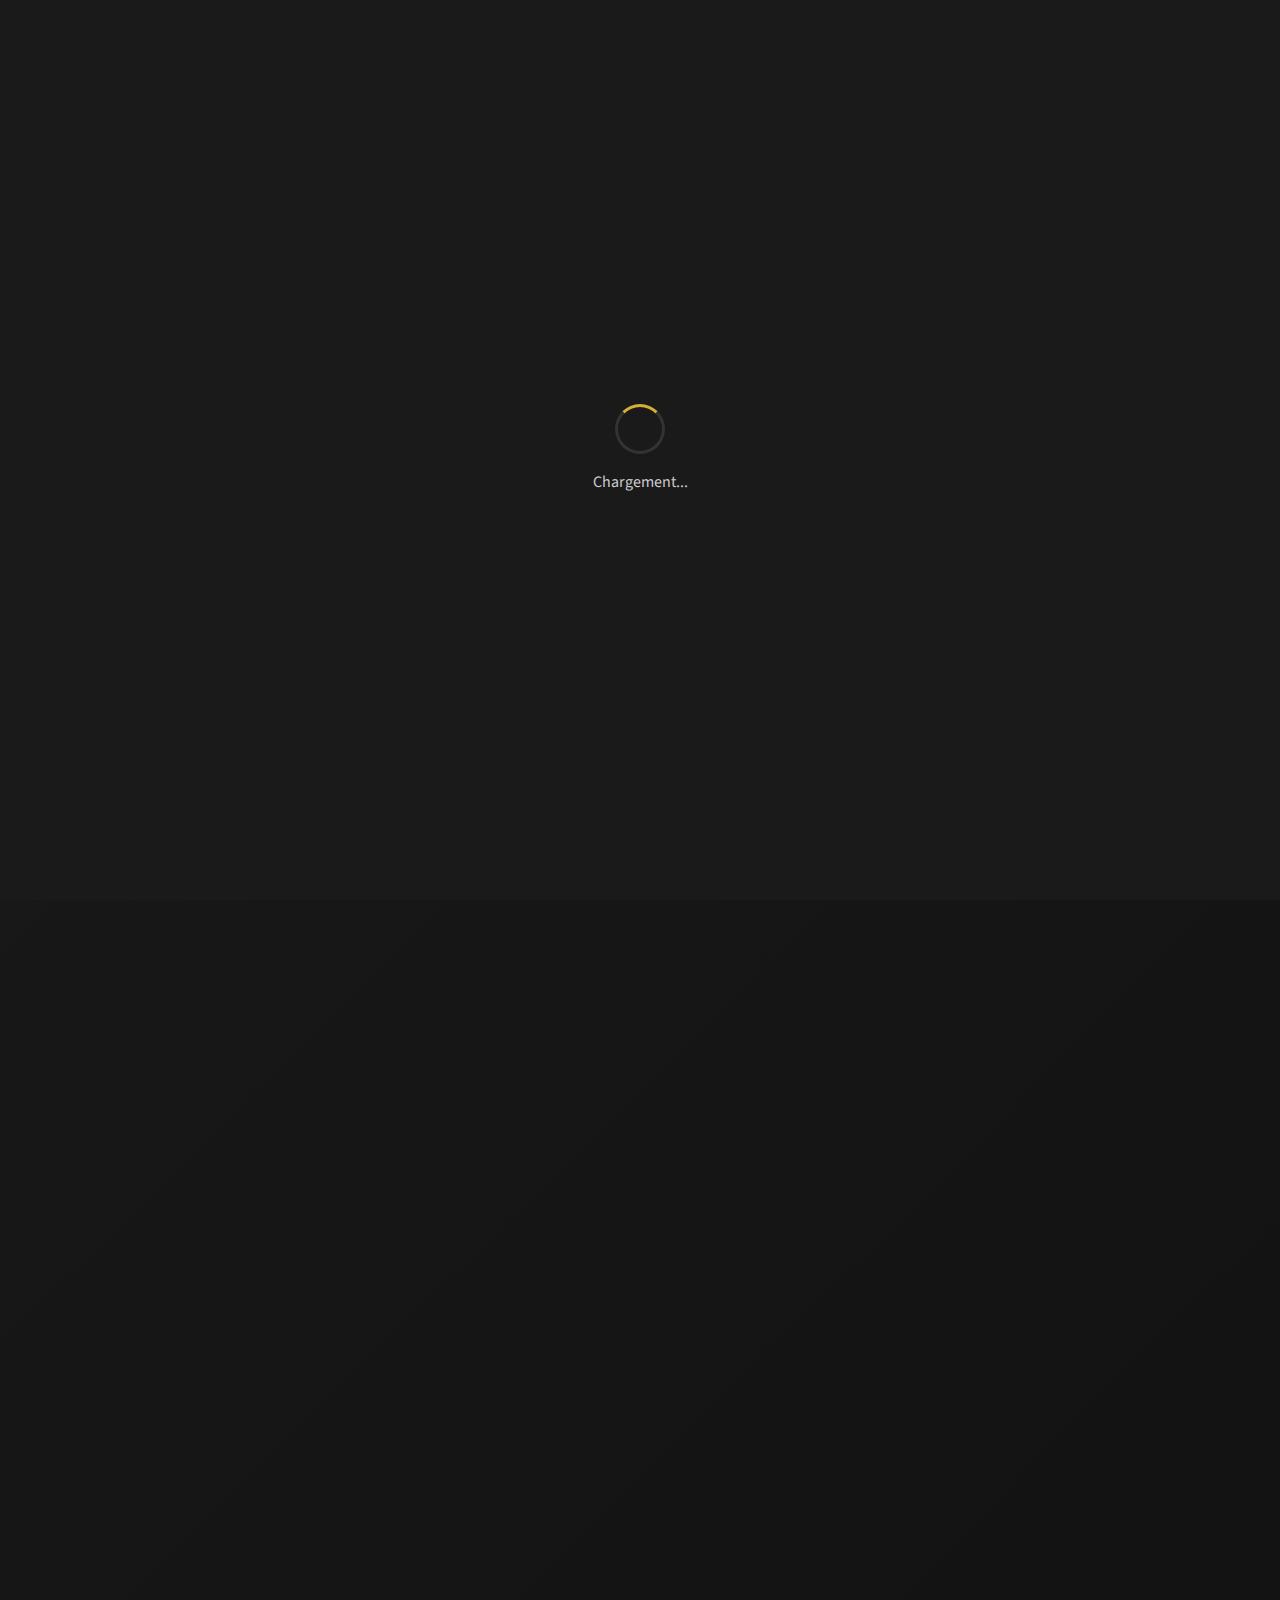
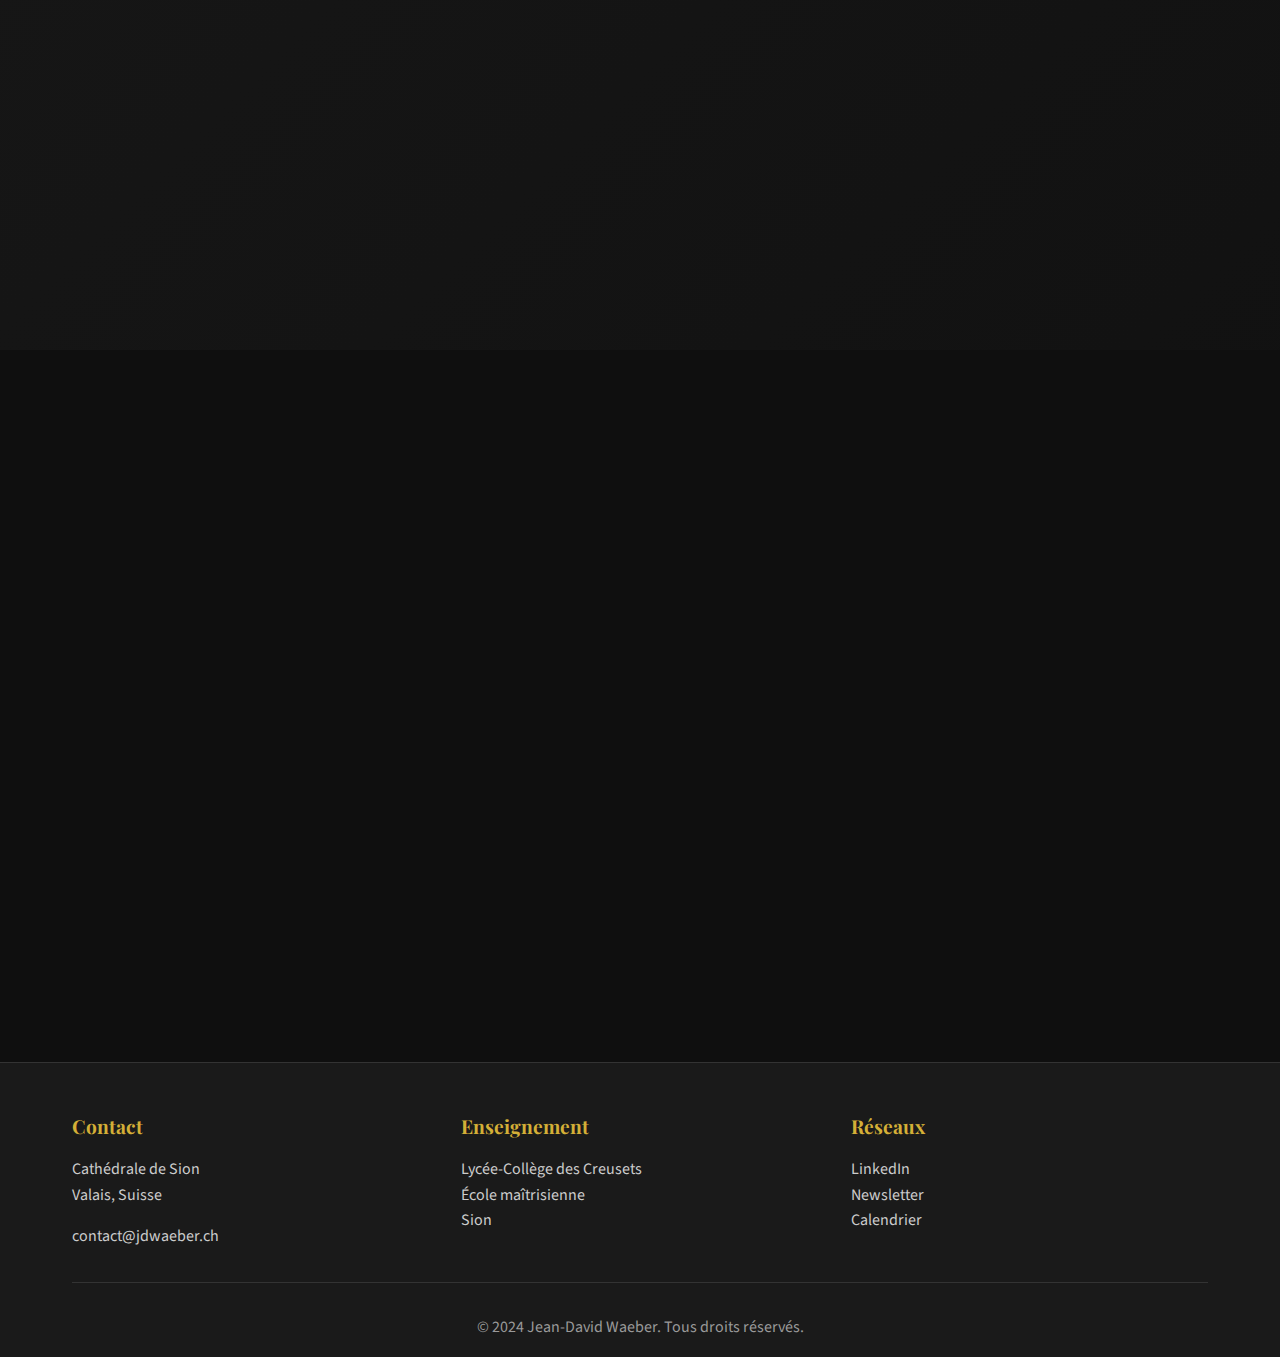
<file: index.html>
<!DOCTYPE html>
<html lang="fr">
<head>
    <meta charset="UTF-8">
    <meta name="viewport" content="width=device-width, initial-scale=1.0">
    <title>Jean-David Waeber - Organiste & Chef de Chœur</title>
    <link href="https://fonts.googleapis.com/css2?family=Playfair+Display:wght@400;500;600;700&family=Source+Sans+Pro:wght@300;400;500;600&display=swap" rel="stylesheet">
    <link rel="stylesheet" href="https://cdnjs.cloudflare.com/ajax/libs/font-awesome/6.0.0/css/all.min.css">
    <style>
        :root {
            --primary-dark: #1a1a1a;
            --primary-light: #2c2c2c;
            --accent-gold: #d4af37;
            --accent-gold-light: #e6c757;
            --text-primary: #ffffff;
            --text-secondary: #cccccc;
            --text-muted: #999999;
            --bg-section: #0f0f0f;
            --border-subtle: #333333;
            
            --font-serif: 'Playfair Display', serif;
            --font-sans: 'Source Sans Pro', sans-serif;
            
            --shadow-soft: 0 8px 32px rgba(0, 0, 0, 0.3);
            --shadow-intense: 0 16px 64px rgba(0, 0, 0, 0.5);
            
            --transition-smooth: all 0.3s cubic-bezier(0.4, 0, 0.2, 1);
            --transition-bounce: all 0.5s cubic-bezier(0.68, -0.55, 0.265, 1.55);
        }

        * {
            margin: 0;
            padding: 0;
            box-sizing: border-box;
        }

        body {
            font-family: var(--font-sans);
            background: linear-gradient(135deg, var(--primary-dark) 0%, var(--bg-section) 100%);
            color: var(--text-primary);
            line-height: 1.6;
            overflow-x: hidden;
        }

        /* Navigation */
        .navbar {
            position: fixed;
            top: 0;
            width: 100%;
            background: rgba(26, 26, 26, 0.95);
            backdrop-filter: blur(20px);
            z-index: 1000;
            padding: 1rem 0;
            transition: var(--transition-smooth);
        }

        .navbar.scrolled {
            background: rgba(26, 26, 26, 0.98);
            box-shadow: var(--shadow-soft);
        }

        .nav-container {
            max-width: 1200px;
            margin: 0 auto;
            display: flex;
            justify-content: space-between;
            align-items: center;
            padding: 0 2rem;
        }

        .logo {
            font-family: var(--font-serif);
            font-size: 1.5rem;
            font-weight: 600;
            color: var(--accent-gold);
            text-decoration: none;
            transition: var(--transition-smooth);
        }

        .logo:hover {
            color: var(--accent-gold-light);
            transform: scale(1.05);
        }

        .nav-menu {
            display: flex;
            list-style: none;
            gap: 2rem;
        }

        .nav-menu a {
            color: var(--text-secondary);
            text-decoration: none;
            font-weight: 500;
            transition: var(--transition-smooth);
            position: relative;
            padding: 0.5rem 0;
        }

        .nav-menu a::after {
            content: '';
            position: absolute;
            bottom: 0;
            left: 0;
            width: 0;
            height: 2px;
            background: var(--accent-gold);
            transition: var(--transition-smooth);
        }

        .nav-menu a:hover {
            color: var(--text-primary);
        }

        .nav-menu a:hover::after {
            width: 100%;
        }

        /* Hero Section */
        .hero {
            height: 100vh;
            display: flex;
            align-items: center;
            justify-content: center;
            position: relative;
            overflow: hidden;
        }

        .hero::before {
            content: '';
            position: absolute;
            top: 0;
            left: 0;
            width: 100%;
            height: 100%;
            background: linear-gradient(135deg, rgba(26, 26, 26, 0.8) 0%, rgba(15, 15, 15, 0.9) 100%);
            z-index: 1;
        }

        .hero-bg {
            position: absolute;
            top: 0;
            left: 0;
            width: 100%;
            height: 100%;
            background: url('data:image/svg+xml,<svg xmlns="http://www.w3.org/2000/svg" viewBox="0 0 1200 800"><defs><linearGradient id="grad1" x1="0%" y1="0%" x2="100%" y2="100%"><stop offset="0%" style="stop-color:%23d4af37;stop-opacity:0.1"/><stop offset="100%" style="stop-color:%23d4af37;stop-opacity:0.02"/></linearGradient></defs><path d="M0,400 Q300,200 600,400 T1200,400 L1200,800 L0,800 Z" fill="url(%23grad1)"/></svg>') center/cover;
            animation: heroFloat 20s ease-in-out infinite;
        }

        @keyframes heroFloat {
            0%, 100% { transform: translateY(0px) scale(1); }
            50% { transform: translateY(-20px) scale(1.05); }
        }

        .hero-content {
            text-align: center;
            z-index: 2;
            position: relative;
            max-width: 800px;
            padding: 0 2rem;
        }

        .hero-subtitle {
            font-size: 1.2rem;
            color: var(--accent-gold);
            font-weight: 500;
            margin-bottom: 1rem;
            opacity: 0;
            animation: fadeInUp 1s ease-out 0.5s forwards;
        }

        .hero-title {
            font-family: var(--font-serif);
            font-size: 4rem;
            font-weight: 700;
            margin-bottom: 1.5rem;
            opacity: 0;
            animation: fadeInUp 1s ease-out 0.8s forwards;
            background: linear-gradient(135deg, var(--text-primary) 0%, var(--accent-gold-light) 100%);
            -webkit-background-clip: text;
            -webkit-text-fill-color: transparent;
            background-clip: text;
        }

        .hero-description {
            font-size: 1.3rem;
            color: var(--text-secondary);
            margin-bottom: 2rem;
            opacity: 0;
            animation: fadeInUp 1s ease-out 1.1s forwards;
            max-width: 600px;
            margin-left: auto;
            margin-right: auto;
        }

        .hero-quote {
            font-family: var(--font-serif);
            font-size: 1.1rem;
            font-style: italic;
            color: var(--accent-gold);
            margin-bottom: 3rem;
            opacity: 0;
            animation: fadeInUp 1s ease-out 1.4s forwards;
            position: relative;
            padding: 0 2rem;
        }

        .hero-quote::before,
        .hero-quote::after {
            content: '"';
            font-size: 2rem;
            color: var(--accent-gold);
            position: absolute;
            top: -0.5rem;
        }

        .hero-quote::before {
            left: 0;
        }

        .hero-quote::after {
            right: 0;
        }

        .cta-buttons {
            display: flex;
            gap: 1.5rem;
            justify-content: center;
            flex-wrap: wrap;
            opacity: 0;
            animation: fadeInUp 1s ease-out 1.7s forwards;
        }

        .btn {
            padding: 1rem 2rem;
            text-decoration: none;
            border-radius: 50px;
            font-weight: 600;
            transition: var(--transition-bounce);
            display: inline-flex;
            align-items: center;
            gap: 0.5rem;
            position: relative;
            overflow: hidden;
        }

        .btn-primary {
            background: linear-gradient(135deg, var(--accent-gold) 0%, var(--accent-gold-light) 100%);
            color: var(--primary-dark);
            box-shadow: var(--shadow-soft);
        }

        .btn-primary:hover {
            transform: translateY(-3px);
            box-shadow: var(--shadow-intense);
        }

        .btn-secondary {
            background: transparent;
            color: var(--text-primary);
            border: 2px solid var(--accent-gold);
        }

        .btn-secondary:hover {
            background: var(--accent-gold);
            color: var(--primary-dark);
            transform: translateY(-3px);
        }

        @keyframes fadeInUp {
            from {
                opacity: 0;
                transform: translateY(30px);
            }
            to {
                opacity: 1;
                transform: translateY(0);
            }
        }

        /* Sections */
        .section {
            padding: 6rem 0;
            position: relative;
        }

        .section-alt {
            background: var(--bg-section);
        }

        .container {
            max-width: 1200px;
            margin: 0 auto;
            padding: 0 2rem;
        }

        .section-header {
            text-align: center;
            margin-bottom: 4rem;
        }

        .section-title {
            font-family: var(--font-serif);
            font-size: 2.5rem;
            font-weight: 600;
            margin-bottom: 1rem;
            color: var(--accent-gold);
        }

        .section-subtitle {
            font-size: 1.1rem;
            color: var(--text-secondary);
            max-width: 600px;
            margin: 0 auto;
        }

        /* Activities Grid */
        .activities-grid {
            display: grid;
            grid-template-columns: repeat(auto-fit, minmax(280px, 1fr));
            gap: 2rem;
            margin-top: 3rem;
        }

        .activity-card {
            background: linear-gradient(135deg, var(--primary-light) 0%, var(--primary-dark) 100%);
            border-radius: 20px;
            padding: 2rem;
            text-align: center;
            transition: var(--transition-smooth);
            border: 1px solid var(--border-subtle);
            position: relative;
            overflow: hidden;
        }

        .activity-card::before {
            content: '';
            position: absolute;
            top: -50%;
            left: -50%;
            width: 200%;
            height: 200%;
            background: radial-gradient(circle, var(--accent-gold) 0%, transparent 70%);
            opacity: 0;
            transition: var(--transition-smooth);
            transform: scale(0);
        }

        .activity-card:hover::before {
            opacity: 0.05;
            transform: scale(1);
        }

        .activity-card:hover {
            transform: translateY(-10px);
            box-shadow: var(--shadow-intense);
            border-color: var(--accent-gold);
        }

        .activity-icon {
            font-size: 3rem;
            color: var(--accent-gold);
            margin-bottom: 1rem;
            transition: var(--transition-bounce);
        }

        .activity-card:hover .activity-icon {
            transform: scale(1.2) rotate(5deg);
        }

        .activity-title {
            font-family: var(--font-serif);
            font-size: 1.4rem;
            font-weight: 600;
            margin-bottom: 1rem;
            color: var(--text-primary);
        }

        .activity-description {
            color: var(--text-secondary);
            line-height: 1.6;
        }

        /* Events Preview */
        .events-preview {
            display: grid;
            grid-template-columns: repeat(auto-fit, minmax(350px, 1fr));
            gap: 2rem;
        }

        .event-card {
            background: var(--primary-light);
            border-radius: 15px;
            padding: 2rem;
            border-left: 4px solid var(--accent-gold);
            transition: var(--transition-smooth);
            position: relative;
        }

        .event-card:hover {
            transform: translateX(10px);
            box-shadow: var(--shadow-soft);
        }

        .event-date {
            font-size: 0.9rem;
            color: var(--accent-gold);
            font-weight: 600;
            margin-bottom: 0.5rem;
        }

        .event-title {
            font-family: var(--font-serif);
            font-size: 1.3rem;
            font-weight: 600;
            margin-bottom: 0.5rem;
            color: var(--text-primary);
        }

        .event-location {
            color: var(--text-secondary);
            font-size: 0.95rem;
            margin-bottom: 1rem;
        }

        .event-description {
            color: var(--text-muted);
            font-size: 0.9rem;
            line-height: 1.5;
        }

        /* Footer */
        .footer {
            background: var(--primary-dark);
            padding: 3rem 0 1rem;
            border-top: 1px solid var(--border-subtle);
        }

        .footer-content {
            display: grid;
            grid-template-columns: repeat(auto-fit, minmax(250px, 1fr));
            gap: 2rem;
            margin-bottom: 2rem;
        }

        .footer-section h4 {
            font-family: var(--font-serif);
            font-size: 1.2rem;
            color: var(--accent-gold);
            margin-bottom: 1rem;
        }

        .footer-section p,
        .footer-section a {
            color: var(--text-secondary);
            text-decoration: none;
            transition: var(--transition-smooth);
        }

        .footer-section a:hover {
            color: var(--accent-gold);
        }

        .footer-bottom {
            text-align: center;
            padding-top: 2rem;
            border-top: 1px solid var(--border-subtle);
            color: var(--text-muted);
        }

        /* Responsive */
        @media (max-width: 768px) {
            .nav-menu {
                display: none;
            }

            .hero-title {
                font-size: 2.5rem;
            }

            .hero-description {
                font-size: 1.1rem;
            }

            .cta-buttons {
                flex-direction: column;
                align-items: center;
            }

            .activities-grid {
                grid-template-columns: 1fr;
            }

            .events-preview {
                grid-template-columns: 1fr;
            }
        }

        /* Scroll animations */
        .fade-in {
            opacity: 0;
            transform: translateY(30px);
            transition: var(--transition-smooth);
        }

        .fade-in.visible {
            opacity: 1;
            transform: translateY(0);
        }

        /* Loading animation */
        .loading {
            position: fixed;
            top: 0;
            left: 0;
            width: 100%;
            height: 100%;
            background: var(--primary-dark);
            z-index: 10000;
            display: flex;
            align-items: center;
            justify-content: center;
            transition: opacity 0.5s ease-out;
        }

        .loading.hidden {
            opacity: 0;
            pointer-events: none;
        }

        .loading-content {
            text-align: center;
        }

        .loading-spinner {
            width: 50px;
            height: 50px;
            border: 3px solid var(--border-subtle);
            border-top: 3px solid var(--accent-gold);
            border-radius: 50%;
            animation: spin 1s linear infinite;
            margin: 0 auto 1rem;
        }

        @keyframes spin {
            0% { transform: rotate(0deg); }
            100% { transform: rotate(360deg); }
        }
    </style>
</head>
<body>
    <!-- Loading Screen -->
    <div class="loading" id="loading">
        <div class="loading-content">
            <div class="loading-spinner"></div>
            <p style="color: var(--text-secondary);">Chargement...</p>
        </div>
    </div>

    <!-- Navigation -->
    <nav class="navbar" id="navbar">
        <div class="nav-container">
            <a href="#" class="logo">Jean-David Waeber</a>
            <ul class="nav-menu">
                <li><a href="#accueil">Accueil</a></li>
                <li><a href="#biographie">Biographie</a></li>
                <li><a href="#repertoire">Répertoire</a></li>
                <li><a href="#agenda">Agenda</a></li>
                <li><a href="#galerie">Galerie</a></li>
                <li><a href="#media">Média</a></li>
                <li><a href="#contact">Contact</a></li>
            </ul>
        </div>
    </nav>

    <!-- Hero Section -->
    <section class="hero" id="accueil">
        <div class="hero-bg"></div>
        <div class="hero-content">
            <p class="hero-subtitle">Organiste & Chef de Chœur</p>
            <h1 class="hero-title">Jean-David Waeber</h1>
            <p class="hero-description">Maître de chapelle de la cathédrale de Sion, je dédie ma vie à la transmission du patrimoine musical sacré, du chant grégorien aux créations contemporaines.</p>
            <p class="hero-quote">La musique sacrée nous élève au-delà du quotidien et nous connecte à quelque chose de plus grand que nous.</p>
            <div class="cta-buttons">
                <a href="#agenda" class="btn btn-primary">
                    <i class="fas fa-calendar-alt"></i>
                    Prochains concerts
                </a>
                <a href="#contact" class="btn btn-secondary">
                    <i class="fas fa-envelope"></i>
                    Contact
                </a>
            </div>
        </div>
    </section>

    <!-- Activities Section -->
    <section class="section" id="activites">
        <div class="container">
            <div class="section-header fade-in">
                <h2 class="section-title">Mes activités</h2>
                <p class="section-subtitle">Direction, interprétation, composition et enseignement au service de la musique sacrée</p>
            </div>
            <div class="activities-grid">
                <div class="activity-card fade-in">
                    <div class="activity-icon">
                        <i class="fas fa-music"></i>
                    </div>
                    <h3 class="activity-title">Direction</h3>
                    <p class="activity-description">Direction du chœur Oracantat de Sion et des ensembles de la Maîtrise cathédrale. Spécialisation dans le répertoire sacré, du chant grégorien aux œuvres contemporaines.</p>
                </div>
                <div class="activity-card fade-in">
                    <div class="activity-icon">
                        <i class="fas fa-piano"></i>
                    </div>
                    <h3 class="activity-title">Interprétation</h3>
                    <p class="activity-description">Interprétation soliste et musique de chambre. Formation approfondie dans la tradition baroque et la pratique historiquement informée.</p>
                </div>
                <div class="activity-card fade-in">
                    <div class="activity-icon">
                        <i class="fas fa-feather-alt"></i>
                    </div>
                    <h3 class="activity-title">Composition</h3>
                    <p class="activity-description">Création d'œuvres originales pour orgue, chœur et formations de chambre, alliant respect de la tradition et sensibilité contemporaine.</p>
                </div>
                <div class="activity-card fade-in">
                    <div class="activity-icon">
                        <i class="fas fa-graduation-cap"></i>
                    </div>
                    <h3 class="activity-title">Enseignement</h3>
                    <p class="activity-description">Enseignement musical au Lycée-Collège des Creusets et direction de l'École maîtrisienne de la cathédrale de Sion.</p>
                </div>
            </div>
        </div>
    </section>

    <!-- Events Section -->
    <section class="section section-alt" id="agenda-preview">
        <div class="container">
            <div class="section-header fade-in">
                <h2 class="section-title">Prochains événements</h2>
                <p class="section-subtitle">Concerts, récitals et événements liturgiques à venir</p>
            </div>
            <div class="events-preview">
                <div class="event-card fade-in">
                    <div class="event-date">Dimanche 15 Décembre 2024 - 17h00</div>
                    <h3 class="event-title">Concert de Noël</h3>
                    <div class="event-location">Cathédrale de Sion</div>
                    <p class="event-description">Direction de la Maîtrise cathédrale dans un programme de Noël traditionnel et contemporain.</p>
                </div>
                <div class="event-card fade-in">
                    <div class="event-date">Vendredi 20 Décembre 2024 - 20h00</div>
                    <h3 class="event-title">Récital d'orgue</h3>
                    <div class="event-location">Église Saint-Théodule</div>
                    <p class="event-description">Œuvres de Bach, Buxtehude et compositions personnelles pour orgue.</p>
                </div>
                <div class="event-card fade-in">
                    <div class="event-date">Dimanche 5 Janvier 2025 - 19h30</div>
                    <h3 class="event-title">Cantate de Bach</h3>
                    <div class="event-location">Cathédrale de Sion</div>
                    <p class="event-description">Présentation mensuelle d'une cantate de J.S. Bach avec orchestre et solistes.</p>
                </div>
            </div>
            <div style="text-align: center; margin-top: 3rem;">
                <a href="#agenda" class="btn btn-primary fade-in">
                    <i class="fas fa-calendar-alt"></i>
                    Voir l'agenda complet
                </a>
            </div>
        </div>
    </section>

    <!-- Footer -->
    <footer class="footer">
        <div class="container">
            <div class="footer-content">
                <div class="footer-section">
                    <h4>Contact</h4>
                    <p>Cathédrale de Sion<br>
                    Valais, Suisse</p>
                    <p style="margin-top: 1rem;">
                        <a href="mailto:contact@jdwaeber.ch">contact@jdwaeber.ch</a>
                    </p>
                </div>
                <div class="footer-section">
                    <h4>Enseignement</h4>
                    <p>Lycée-Collège des Creusets<br>
                    École maîtrisienne<br>
                    Sion</p>
                </div>
                <div class="footer-section">
                    <h4>Réseaux</h4>
                    <p>
                        <a href="#">LinkedIn</a><br>
                        <a href="#">Newsletter</a><br>
                        <a href="#">Calendrier</a>
                    </p>
                </div>
            </div>
            <div class="footer-bottom">
                <p>&copy; 2024 Jean-David Waeber. Tous droits réservés.</p>
            </div>
        </div>
    </footer>

    <script>
        // Loading animation
        window.addEventListener('load', function() {
            setTimeout(() => {
                document.getElementById('loading').classList.add('hidden');
            }, 1500);
        });

        // Navbar scroll effect
        window.addEventListener('scroll', function() {
            const navbar = document.getElementById('navbar');
            if (window.scrollY > 50) {
                navbar.classList.add('scrolled');
            } else {
                navbar.classList.remove('scrolled');
            }
        });

        // Smooth scrolling for navigation links
        document.querySelectorAll('a[href^="#"]').forEach(anchor => {
            anchor.addEventListener('click', function (e) {
                e.preventDefault();
                const target = document.querySelector(this.getAttribute('href'));
                if (target) {
                    target.scrollIntoView({
                        behavior: 'smooth',
                        block: 'start'
                    });
                }
            });
        });

        // Intersection Observer for scroll animations
        const observerOptions = {
            threshold: 0.1,
            rootMargin: '0px 0px -50px 0px'
        };

        const observer = new IntersectionObserver((entries) => {
            entries.forEach(entry => {
                if (entry.isIntersecting) {
                    entry.target.classList.add('visible');
                }
            });
        }, observerOptions);

        // Observe all fade-in elements
        document.querySelectorAll('.fade-in').forEach(el => {
            observer.observe(el);
        });

        // Parallax effect for hero background
        window.addEventListener('scroll', function() {
            const scrolled = window.pageYOffset;
            const parallax = document.querySelector('.hero-bg');
            if (parallax) {
                parallax.style.transform = `translateY(${scrolled * 0.5}px)`;
            }
        });

        // Dynamic activity cards hover effect
        document.querySelectorAll('.activity-card').forEach(card => {
            card.addEventListener('mouseenter', function() {
                this.style.transform = 'translateY(-10px) scale(1.02)';
            });
            
            card.addEventListener('mouseleave', function() {
                this.style.transform = 'translateY(0) scale(1)';
            });
        });

        // Enhanced event card interactions
        document.querySelectorAll('.event-card').forEach(card => {
            card.addEventListener('click', function() {
                // Future: Open event details modal
                console.log('Event clicked:', this.querySelector('.event-title').textContent);
            });
        });
    </script>
</body>
</html>
</file>
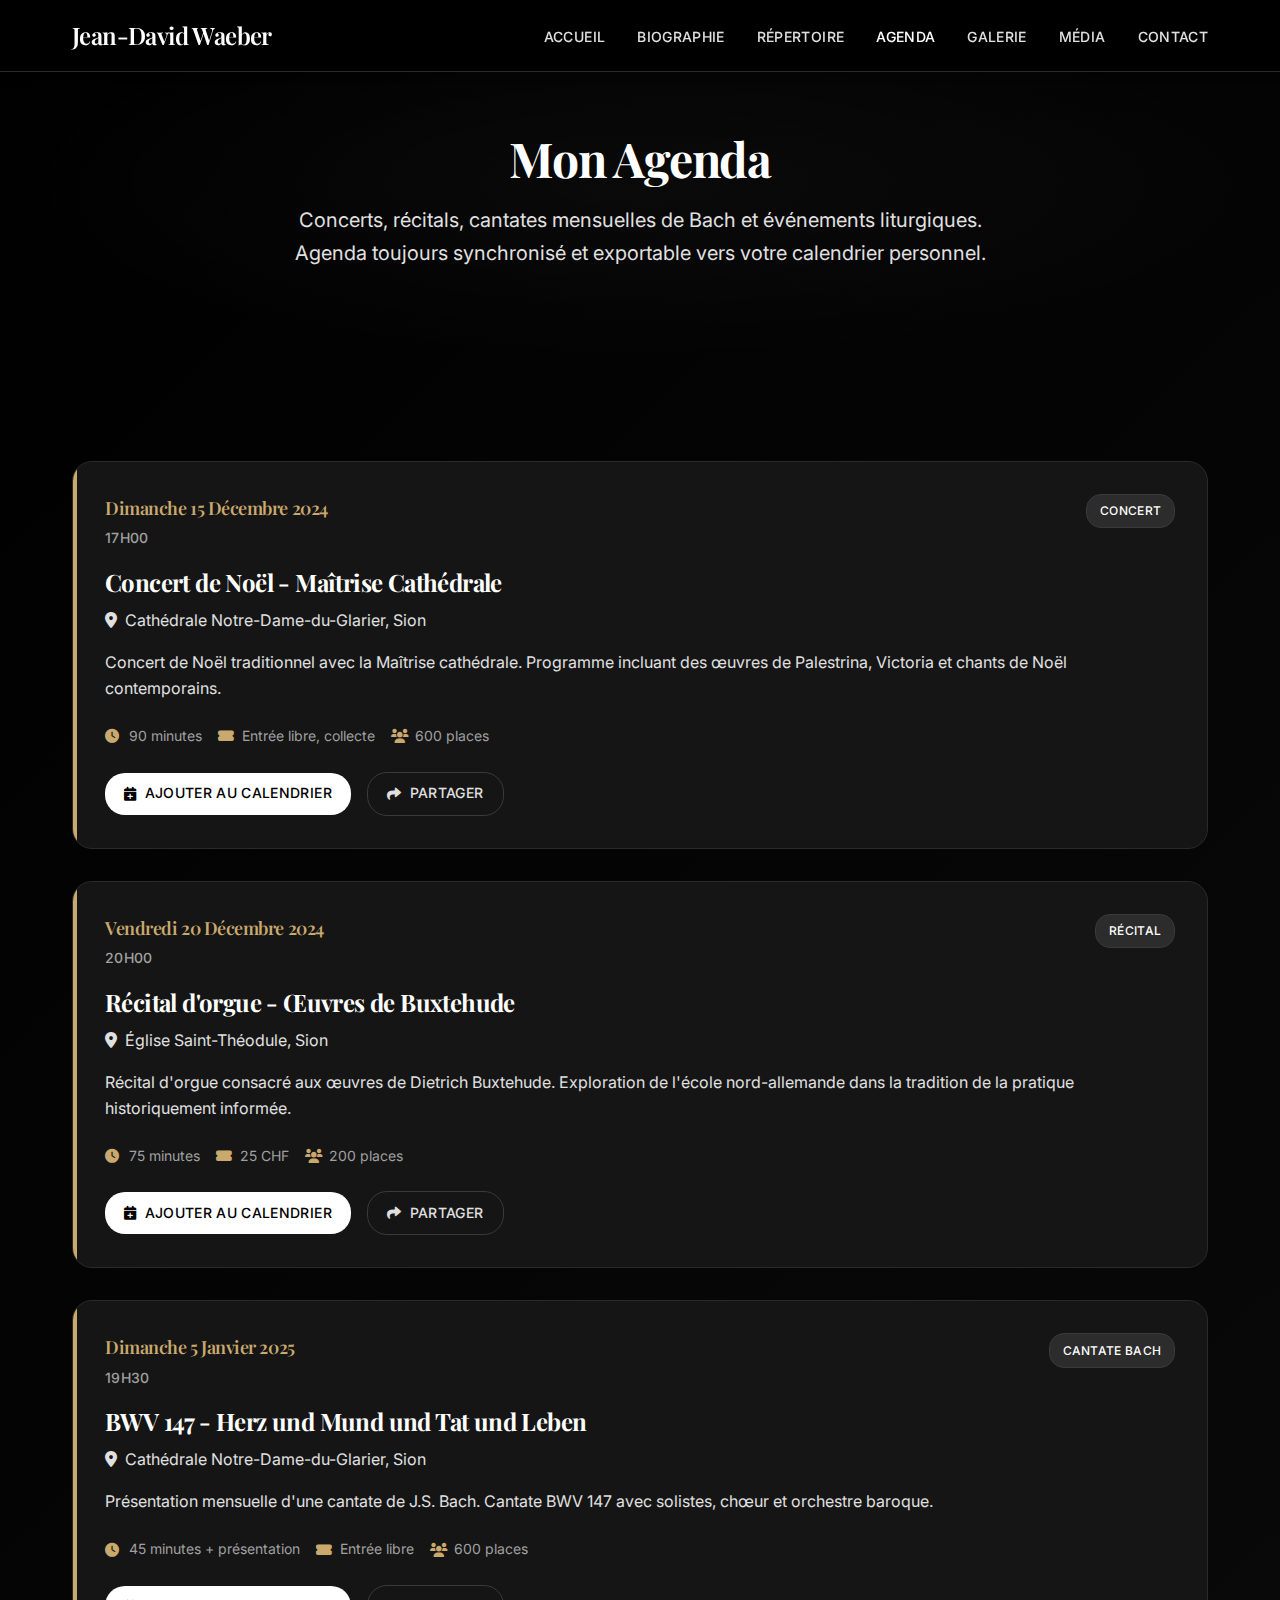
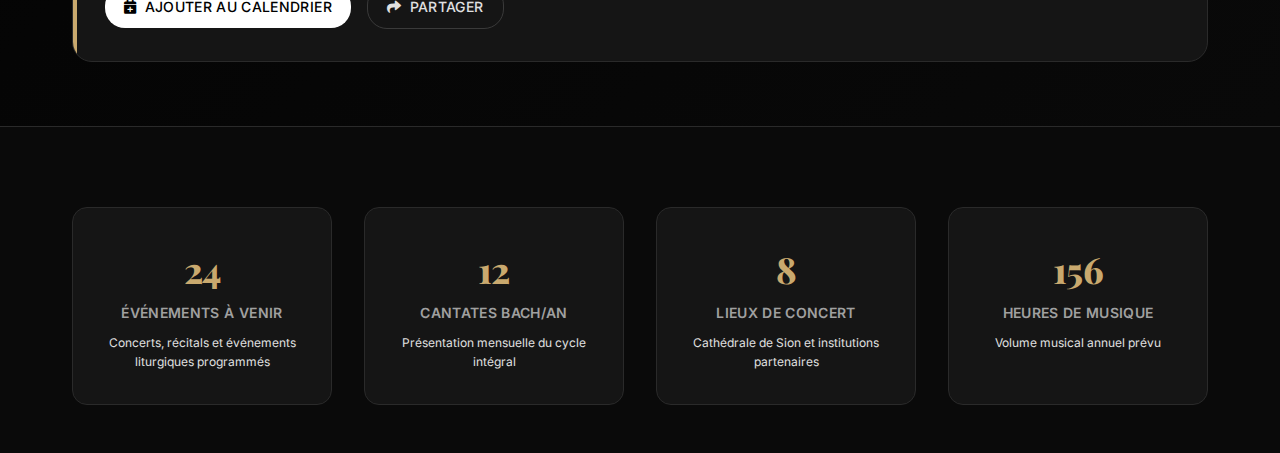
<file: jdwaeber_agenda.html>
<!DOCTYPE html>
<html lang="fr">
<head>
    <meta charset="UTF-8">
    <meta name="viewport" content="width=device-width, initial-scale=1.0">
    <title>Agenda - Jean-David Waeber</title>
    <link href="https://fonts.googleapis.com/css2?family=Playfair+Display:wght@400;500;600;700;800&family=Inter:wght@300;400;500;600;700&family=Crimson+Text:ital,wght@0,400;0,600;1,400&display=swap" rel="stylesheet">
    <link rel="stylesheet" href="https://cdnjs.cloudflare.com/ajax/libs/font-awesome/6.0.0/css/all.min.css">
    <style>
        :root {
            --primary-dark: #000000;
            --primary-light: #1a1a1a;
            --secondary-light: #2a2a2a;
            --accent-primary: #333333;
            --accent-subtle: #4a4a4a;
            --accent-gold: #c9a96e;
            --accent-gold-light: #d4b676;
            --text-primary: #ffffff;
            --text-secondary: #e0e0e0;
            --text-muted: #a0a0a0;
            --text-subtle: #808080;
            --bg-section: #0a0a0a;
            --bg-card: #151515;
            --border-subtle: #2a2a2a;
            --border-light: #3a3a3a;
            
            --font-serif: 'Playfair Display', serif;
            --font-sans: 'Inter', -apple-system, BlinkMacSystemFont, 'Segoe UI', sans-serif;
            --font-accent: 'Crimson Text', serif;
            
            --text-xs: 0.75rem;
            --text-sm: 0.875rem;
            --text-base: 1rem;
            --text-lg: 1.125rem;
            --text-xl: 1.25rem;
            --text-2xl: 1.5rem;
            --text-3xl: 1.875rem;
            --text-4xl: 2.25rem;
            --text-5xl: 3rem;
            --text-6xl: 3.75rem;
            
            --leading-tight: 1.25;
            --leading-snug: 1.375;
            --leading-normal: 1.5;
            --leading-relaxed: 1.625;
            --leading-loose: 2;
            
            --tracking-tighter: -0.05em;
            --tracking-tight: -0.025em;
            --tracking-normal: 0em;
            --tracking-wide: 0.025em;
            --tracking-wider: 0.05em;
            --tracking-widest: 0.1em;
            
            --shadow-soft: 0 8px 32px rgba(0, 0, 0, 0.6);
            --shadow-intense: 0 16px 64px rgba(0, 0, 0, 0.8);
            --shadow-card: 0 4px 20px rgba(0, 0, 0, 0.5);
            --shadow-subtle: 0 2px 8px rgba(0, 0, 0, 0.3);
            
            --transition-smooth: all 0.3s cubic-bezier(0.4, 0, 0.2, 1);
            --transition-bounce: all 0.5s cubic-bezier(0.68, -0.55, 0.265, 1.55);
        }

        * {
            margin: 0;
            padding: 0;
            box-sizing: border-box;
        }

        body {
            font-family: var(--font-sans);
            background: linear-gradient(135deg, var(--primary-dark) 0%, var(--bg-section) 100%);
            color: var(--text-primary);
            line-height: var(--leading-relaxed);
            overflow-x: hidden;
            font-size: var(--text-base);
            letter-spacing: var(--tracking-normal);
            font-feature-settings: 'kern' 1, 'liga' 1, 'calt' 1;
            text-rendering: optimizeLegibility;
            -webkit-font-smoothing: antialiased;
            -moz-osx-font-smoothing: grayscale;
        }

        /* Navigation */
        .navbar {
            position: fixed;
            top: 0;
            width: 100%;
            background: rgba(0, 0, 0, 0.95);
            backdrop-filter: blur(20px);
            z-index: 1000;
            padding: 1rem 0;
            box-shadow: var(--shadow-subtle);
            border-bottom: 1px solid var(--border-subtle);
        }

        .nav-container {
            max-width: 1200px;
            margin: 0 auto;
            display: flex;
            justify-content: space-between;
            align-items: center;
            padding: 0 2rem;
        }

        .logo {
            font-family: var(--font-serif);
            font-size: var(--text-2xl);
            font-weight: 600;
            color: var(--text-primary);
            text-decoration: none;
            transition: var(--transition-smooth);
            letter-spacing: var(--tracking-tight);
        }

        .logo:hover {
            color: var(--accent-gold);
            transform: scale(1.02);
        }

        .nav-menu {
            display: flex;
            list-style: none;
            gap: 2rem;
        }

        .nav-menu a {
            color: var(--text-secondary);
            text-decoration: none;
            font-weight: 500;
            transition: var(--transition-smooth);
            position: relative;
            padding: 0.5rem 0;
            font-size: var(--text-sm);
            letter-spacing: var(--tracking-wide);
            text-transform: uppercase;
        }

        .nav-menu a.active,
        .nav-menu a:hover {
            color: var(--text-primary);
        }

        .nav-menu a::after {
            content: '';
            position: absolute;
            bottom: 0;
            left: 0;
            width: 0;
            height: 2px;
            background: var(--text-primary);
            transition: var(--transition-smooth);
        }

        .nav-menu a:hover::after {
            width: 100%;
        }

        /* Header Section */
        .header {
            padding: 8rem 0 4rem;
            text-align: center;
            position: relative;
            overflow: hidden;
        }

        .header::before {
            content: '';
            position: absolute;
            top: 0;
            left: 0;
            width: 100%;
            height: 100%;
            background: radial-gradient(ellipse at center, var(--text-primary) 0%, transparent 70%);
            opacity: 0.03;
            z-index: 1;
        }

        .header-content {
            position: relative;
            z-index: 2;
            max-width: 800px;
            margin: 0 auto;
            padding: 0 2rem;
        }

        .header-title {
            font-family: var(--font-serif);
            font-size: var(--text-5xl);
            font-weight: 700;
            margin-bottom: 1rem;
            color: var(--text-primary);
            line-height: var(--leading-tight);
            letter-spacing: var(--tracking-tight);
        }

        .header-subtitle {
            font-size: var(--text-xl);
            color: var(--text-secondary);
            margin-bottom: 2rem;
            line-height: var(--leading-relaxed);
            font-weight: 400;
        }

        .container {
            max-width: 1200px;
            margin: 0 auto;
            padding: 0 2rem;
        }

        /* Events Section */
        .events-section {
            padding: 4rem 0;
        }

        .events-grid {
            display: grid;
            gap: 2rem;
            margin-top: 2rem;
        }

        .event-card {
            background: var(--bg-card);
            border-radius: 20px;
            padding: 2rem;
            border: 1px solid var(--border-subtle);
            transition: var(--transition-smooth);
            position: relative;
            overflow: hidden;
            cursor: pointer;
        }

        .event-card::before {
            content: '';
            position: absolute;
            left: 0;
            top: 0;
            bottom: 0;
            width: 4px;
            background: var(--accent-gold);
            transition: var(--transition-smooth);
        }

        .event-card:hover {
            transform: translateY(-5px);
            box-shadow: var(--shadow-intense);
            border-color: var(--border-light);
        }

        .event-card:hover::before {
            width: 8px;
        }

        .event-header {
            display: flex;
            justify-content: space-between;
            align-items: flex-start;
            margin-bottom: 1rem;
        }

        .event-date-time {
            display: flex;
            flex-direction: column;
            gap: 0.25rem;
        }

        .event-date {
            font-family: var(--font-serif);
            font-size: var(--text-lg);
            font-weight: 600;
            color: var(--accent-gold);
            letter-spacing: var(--tracking-tight);
        }

        .event-time {
            color: var(--text-muted);
            font-size: var(--text-sm);
            font-weight: 500;
            letter-spacing: var(--tracking-wide);
            text-transform: uppercase;
        }

        .event-type {
            padding: 0.4rem 0.8rem;
            background: rgba(255, 255, 255, 0.1);
            color: var(--text-primary);
            border-radius: 15px;
            font-size: var(--text-xs);
            font-weight: 500;
            border: 1px solid var(--border-light);
            letter-spacing: var(--tracking-wide);
            text-transform: uppercase;
        }

        .event-title {
            font-family: var(--font-serif);
            font-size: var(--text-2xl);
            font-weight: 700;
            color: var(--text-primary);
            margin-bottom: 0.5rem;
            line-height: var(--leading-snug);
            letter-spacing: var(--tracking-tight);
        }

        .event-location {
            color: var(--text-secondary);
            font-size: var(--text-base);
            margin-bottom: 1rem;
            display: flex;
            align-items: center;
            gap: 0.5rem;
        }

        .event-description {
            color: var(--text-secondary);
            line-height: var(--leading-relaxed);
            margin-bottom: 1.5rem;
        }

        .event-details {
            display: flex;
            flex-wrap: wrap;
            gap: 1rem;
            margin-bottom: 1.5rem;
        }

        .detail-item {
            display: flex;
            align-items: center;
            gap: 0.5rem;
            color: var(--text-muted);
            font-size: var(--text-sm);
        }

        .detail-icon {
            color: var(--accent-gold);
            width: 16px;
        }

        .event-actions {
            display: flex;
            gap: 1rem;
            align-items: center;
        }

        .action-btn {
            padding: 0.6rem 1.2rem;
            border-radius: 20px;
            text-decoration: none;
            font-size: var(--text-sm);
            font-weight: 500;
            transition: var(--transition-smooth);
            display: flex;
            align-items: center;
            gap: 0.5rem;
            letter-spacing: var(--tracking-wide);
            text-transform: uppercase;
        }

        .btn-primary {
            background: var(--text-primary);
            color: var(--primary-dark);
        }

        .btn-secondary {
            background: transparent;
            color: var(--text-secondary);
            border: 1px solid var(--border-light);
        }

        .btn-primary:hover {
            background: var(--text-secondary);
            transform: scale(1.05);
        }

        .btn-secondary:hover {
            border-color: var(--text-primary);
            color: var(--text-primary);
            background: rgba(255, 255, 255, 0.05);
        }

        /* Stats Section */
        .stats-section {
            padding: 3rem 0;
            background: var(--bg-section);
            border-top: 1px solid var(--border-subtle);
        }

        .stats-grid {
            display: grid;
            grid-template-columns: repeat(auto-fit, minmax(200px, 1fr));
            gap: 2rem;
            margin-top: 2rem;
        }

        .stat-card {
            background: var(--bg-card);
            border-radius: 15px;
            padding: 2rem;
            text-align: center;
            border: 1px solid var(--border-subtle);
            transition: var(--transition-smooth);
        }

        .stat-card:hover {
            transform: translateY(-5px);
            box-shadow: var(--shadow-card);
            border-color: var(--border-light);
        }

        .stat-number {
            font-family: var(--font-serif);
            font-size: var(--text-4xl);
            font-weight: 800;
            color: var(--accent-gold);
            display: block;
            letter-spacing: var(--tracking-tight);
        }

        .stat-label {
            color: var(--text-muted);
            font-size: var(--text-sm);
            letter-spacing: var(--tracking-wide);
            text-transform: uppercase;
            font-weight: 600;
            margin-top: 0.5rem;
        }

        .stat-description {
            color: var(--text-secondary);
            font-size: var(--text-xs);
            margin-top: 0.5rem;
            line-height: var(--leading-relaxed);
        }

        /* Responsive */
        @media (max-width: 768px) {
            .header-title {
                font-size: var(--text-4xl);
            }

            .event-header {
                flex-direction: column;
                gap: 1rem;
                align-items: flex-start;
            }

            .event-actions {
                flex-direction: column;
                gap: 0.5rem;
            }

            .action-btn {
                width: 100%;
                justify-content: center;
            }

            .stats-grid {
                grid-template-columns: repeat(2, 1fr);
                gap: 1rem;
            }

            .nav-menu {
                display: none;
            }
        }

        .fade-in {
            animation: fadeIn 0.5s ease-out;
        }

        @keyframes fadeIn {
            from { opacity: 0; transform: translateY(20px); }
            to { opacity: 1; transform: translateY(0); }
        }
    </style>
</head>
<body>
    <!-- Navigation -->
    <nav class="navbar">
        <div class="nav-container">
            <a href="#" class="logo">Jean-David Waeber</a>
            <ul class="nav-menu">
                <li><a href="#accueil">Accueil</a></li>
                <li><a href="#biographie">Biographie</a></li>
                <li><a href="#repertoire">Répertoire</a></li>
                <li><a href="#agenda" class="active">Agenda</a></li>
                <li><a href="#galerie">Galerie</a></li>
                <li><a href="#media">Média</a></li>
                <li><a href="#contact">Contact</a></li>
            </ul>
        </div>
    </nav>

    <!-- Header -->
    <section class="header">
        <div class="header-content">
            <h1 class="header-title">Mon Agenda</h1>
            <p class="header-subtitle">
                Concerts, récitals, cantates mensuelles de Bach et événements liturgiques. 
                Agenda toujours synchronisé et exportable vers votre calendrier personnel.
            </p>
        </div>
    </section>

    <!-- Events Section -->
    <section class="events-section">
        <div class="container">
            <div class="events-grid">
                <!-- Concert de Noël -->
                <div class="event-card fade-in">
                    <div class="event-header">
                        <div class="event-date-time">
                            <div class="event-date">Dimanche 15 Décembre 2024</div>
                            <div class="event-time">17h00</div>
                        </div>
                        <div class="event-type">Concert</div>
                    </div>
                    <h3 class="event-title">Concert de Noël - Maîtrise Cathédrale</h3>
                    <div class="event-location">
                        <i class="fas fa-map-marker-alt"></i>
                        Cathédrale Notre-Dame-du-Glarier, Sion
                    </div>
                    <p class="event-description">
                        Concert de Noël traditionnel avec la Maîtrise cathédrale. Programme incluant des œuvres 
                        de Palestrina, Victoria et chants de Noël contemporains.
                    </p>
                    <div class="event-details">
                        <div class="detail-item">
                            <i class="fas fa-clock detail-icon"></i>
                            <span>90 minutes</span>
                        </div>
                        <div class="detail-item">
                            <i class="fas fa-ticket-alt detail-icon"></i>
                            <span>Entrée libre, collecte</span>
                        </div>
                        <div class="detail-item">
                            <i class="fas fa-users detail-icon"></i>
                            <span>600 places</span>
                        </div>
                    </div>
                    <div class="event-actions">
                        <a href="#" class="action-btn btn-primary">
                            <i class="fas fa-calendar-plus"></i>
                            Ajouter au calendrier
                        </a>
                        <a href="#" class="action-btn btn-secondary">
                            <i class="fas fa-share"></i>
                            Partager
                        </a>
                    </div>
                </div>

                <!-- Récital d'orgue -->
                <div class="event-card fade-in">
                    <div class="event-header">
                        <div class="event-date-time">
                            <div class="event-date">Vendredi 20 Décembre 2024</div>
                            <div class="event-time">20h00</div>
                        </div>
                        <div class="event-type">Récital</div>
                    </div>
                    <h3 class="event-title">Récital d'orgue - Œuvres de Buxtehude</h3>
                    <div class="event-location">
                        <i class="fas fa-map-marker-alt"></i>
                        Église Saint-Théodule, Sion
                    </div>
                    <p class="event-description">
                        Récital d'orgue consacré aux œuvres de Dietrich Buxtehude. Exploration de l'école 
                        nord-allemande dans la tradition de la pratique historiquement informée.
                    </p>
                    <div class="event-details">
                        <div class="detail-item">
                            <i class="fas fa-clock detail-icon"></i>
                            <span>75 minutes</span>
                        </div>
                        <div class="detail-item">
                            <i class="fas fa-ticket-alt detail-icon"></i>
                            <span>25 CHF</span>
                        </div>
                        <div class="detail-item">
                            <i class="fas fa-users detail-icon"></i>
                            <span>200 places</span>
                        </div>
                    </div>
                    <div class="event-actions">
                        <a href="#" class="action-btn btn-primary">
                            <i class="fas fa-calendar-plus"></i>
                            Ajouter au calendrier
                        </a>
                        <a href="#" class="action-btn btn-secondary">
                            <i class="fas fa-share"></i>
                            Partager
                        </a>
                    </div>
                </div>

                <!-- Cantate Bach -->
                <div class="event-card fade-in">
                    <div class="event-header">
                        <div class="event-date-time">
                            <div class="event-date">Dimanche 5 Janvier 2025</div>
                            <div class="event-time">19h30</div>
                        </div>
                        <div class="event-type">Cantate Bach</div>
                    </div>
                    <h3 class="event-title">BWV 147 - Herz und Mund und Tat und Leben</h3>
                    <div class="event-location">
                        <i class="fas fa-map-marker-alt"></i>
                        Cathédrale Notre-Dame-du-Glarier, Sion
                    </div>
                    <p class="event-description">
                        Présentation mensuelle d'une cantate de J.S. Bach. Cantate BWV 147 avec solistes, 
                        chœur et orchestre baroque.
                    </p>
                    <div class="event-details">
                        <div class="detail-item">
                            <i class="fas fa-clock detail-icon"></i>
                            <span>45 minutes + présentation</span>
                        </div>
                        <div class="detail-item">
                            <i class="fas fa-ticket-alt detail-icon"></i>
                            <span>Entrée libre</span>
                        </div>
                        <div class="detail-item">
                            <i class="fas fa-users detail-icon"></i>
                            <span>600 places</span>
                        </div>
                    </div>
                    <div class="event-actions">
                        <a href="#" class="action-btn btn-primary">
                            <i class="fas fa-calendar-plus"></i>
                            Ajouter au calendrier
                        </a>
                        <a href="#" class="action-btn btn-secondary">
                            <i class="fas fa-share"></i>
                            Partager
                        </a>
                    </div>
                </div>
            </div>
        </div>
    </section>

    <!-- Stats Section -->
    <section class="stats-section">
        <div class="container">
            <div class="stats-grid">
                <div class="stat-card">
                    <span class="stat-number">24</span>
                    <span class="stat-label">Événements à venir</span>
                    <p class="stat-description">Concerts, récitals et événements liturgiques programmés</p>
                </div>
                <div class="stat-card">
                    <span class="stat-number">12</span>
                    <span class="stat-label">Cantates Bach/an</span>
                    <p class="stat-description">Présentation mensuelle du cycle intégral</p>
                </div>
                <div class="stat-card">
                    <span class="stat-number">8</span>
                    <span class="stat-label">Lieux de concert</span>
                    <p class="stat-description">Cathédrale de Sion et institutions partenaires</p>
                </div>
                <div class="stat-card">
                    <span class="stat-number">156</span>
                    <span class="stat-label">Heures de musique</span>
                    <p class="stat-description">Volume musical annuel prévu</p>
                </div>
            </div>
        </div>
    </section>

    <script>
        // Simple JavaScript for basic interactions
        document.addEventListener('DOMContentLoaded', function() {
            console.log('Agenda page loaded successfully');
            
            // Add click handlers for calendar buttons
            const calendarButtons = document.querySelectorAll('.btn-primary');
            calendarButtons.forEach(button => {
                button.addEventListener('click', function(e) {
                    e.preventDefault();
                    alert('Fonctionnalité Google Calendar bientôt disponible');
                });
            });
            
            // Add click handlers for share buttons
            const shareButtons = document.querySelectorAll('.btn-secondary');
            shareButtons.forEach(button => {
                button.addEventListener('click', function(e) {
                    e.preventDefault();
                    alert('Fonctionnalité de partage bientôt disponible');
                });
            });
        });
    </script>
</body>
</html>
</file>
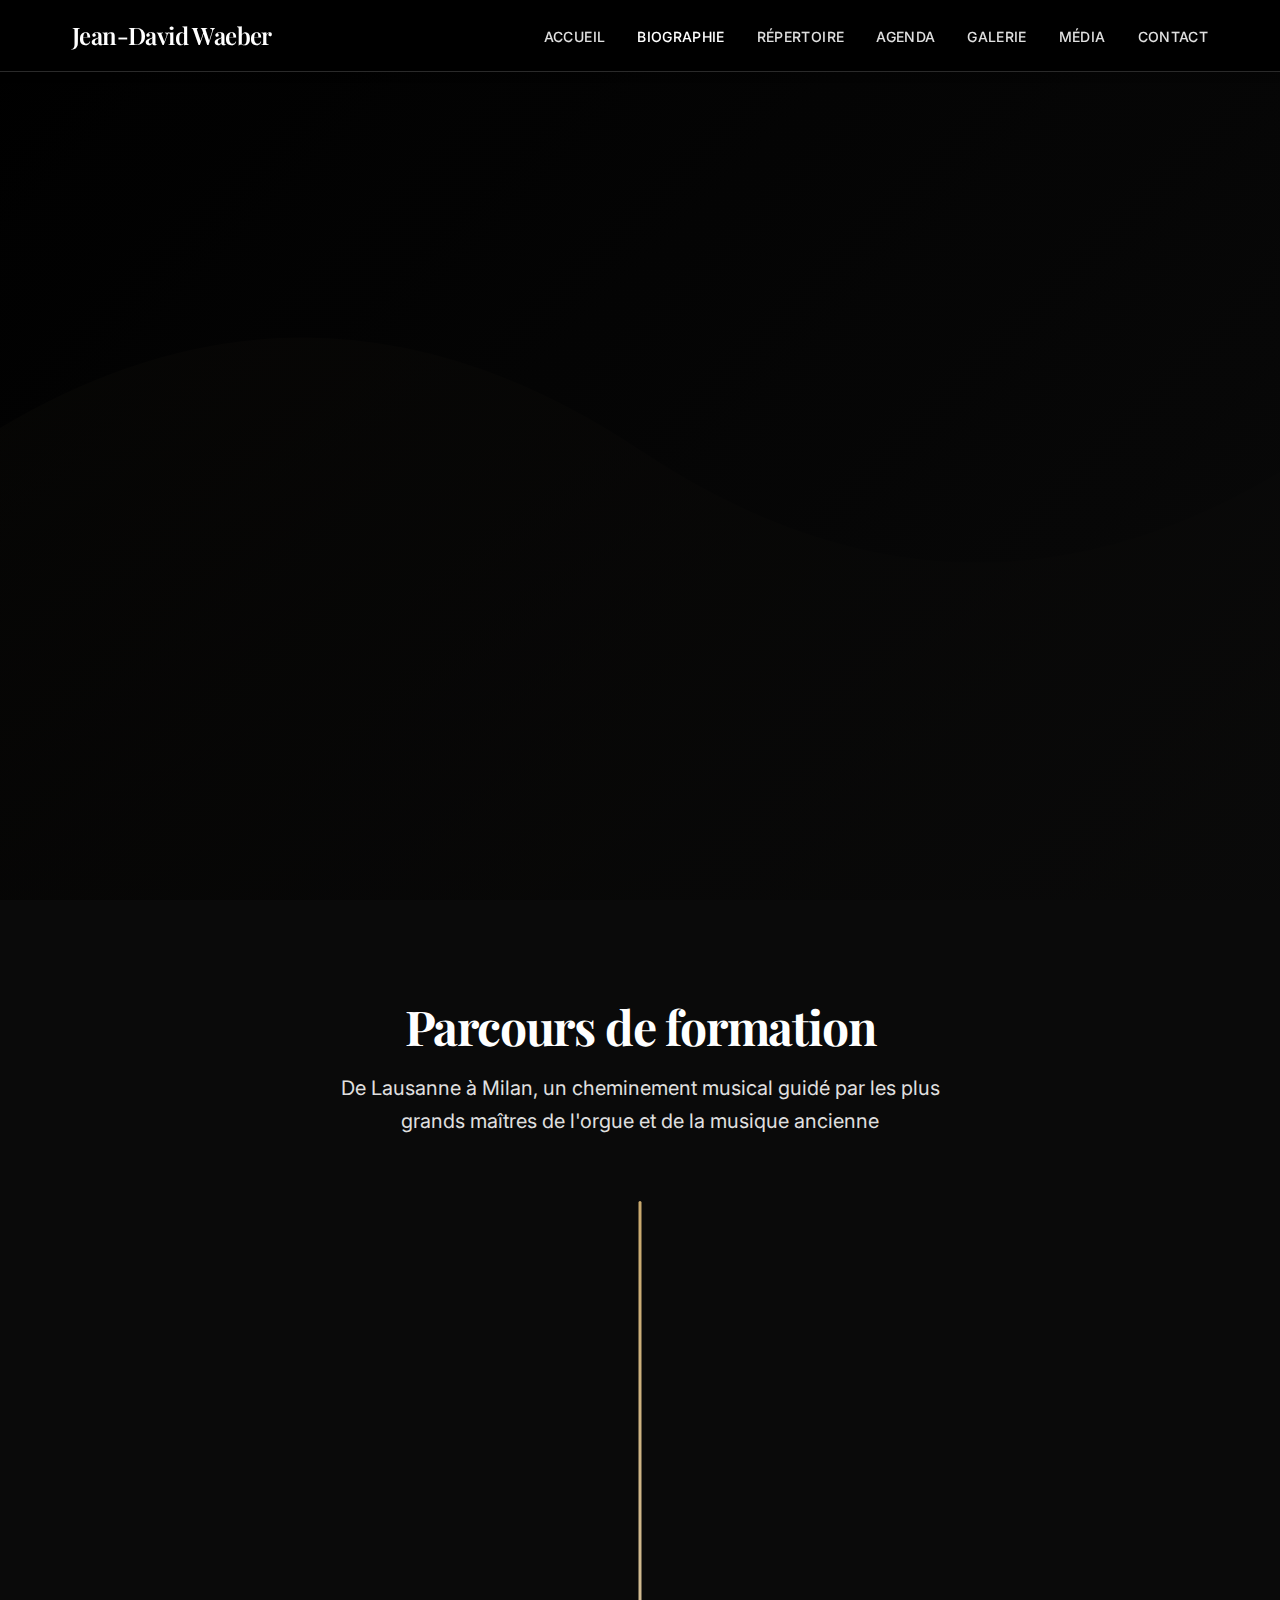
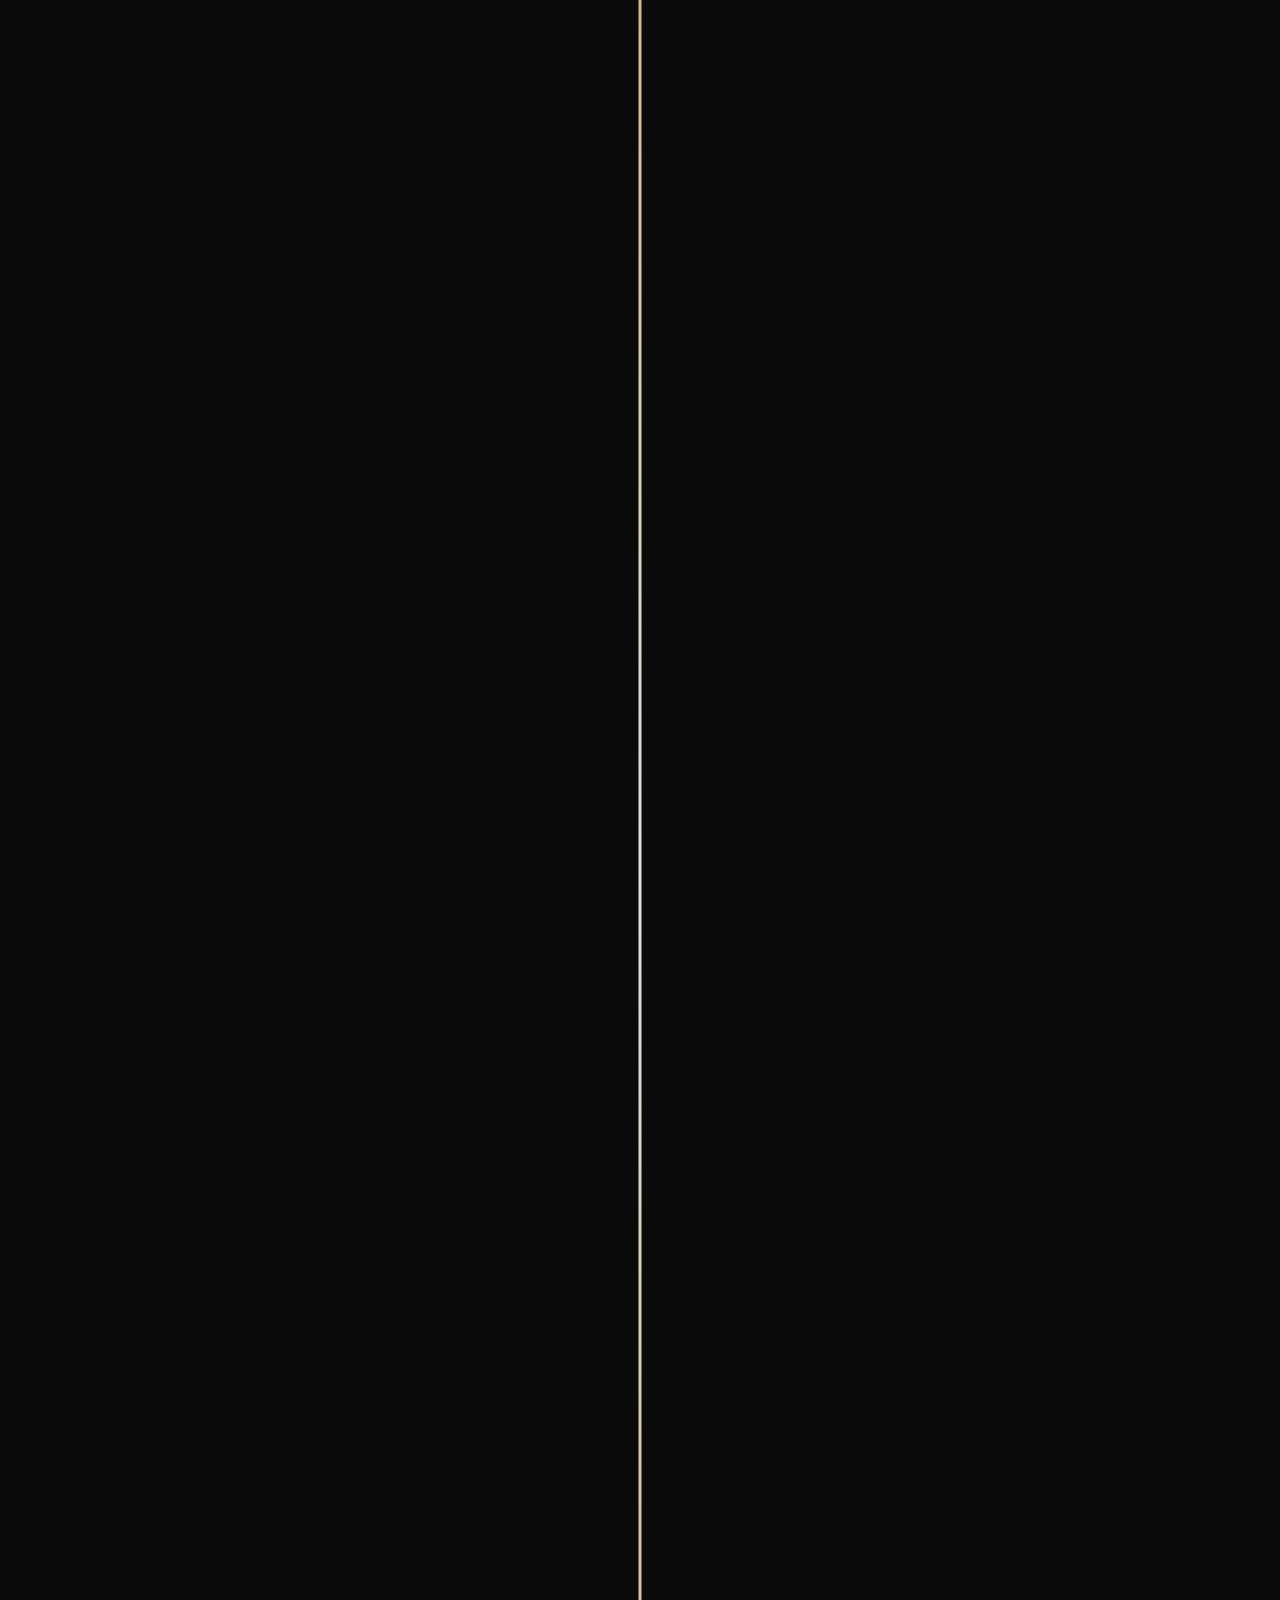
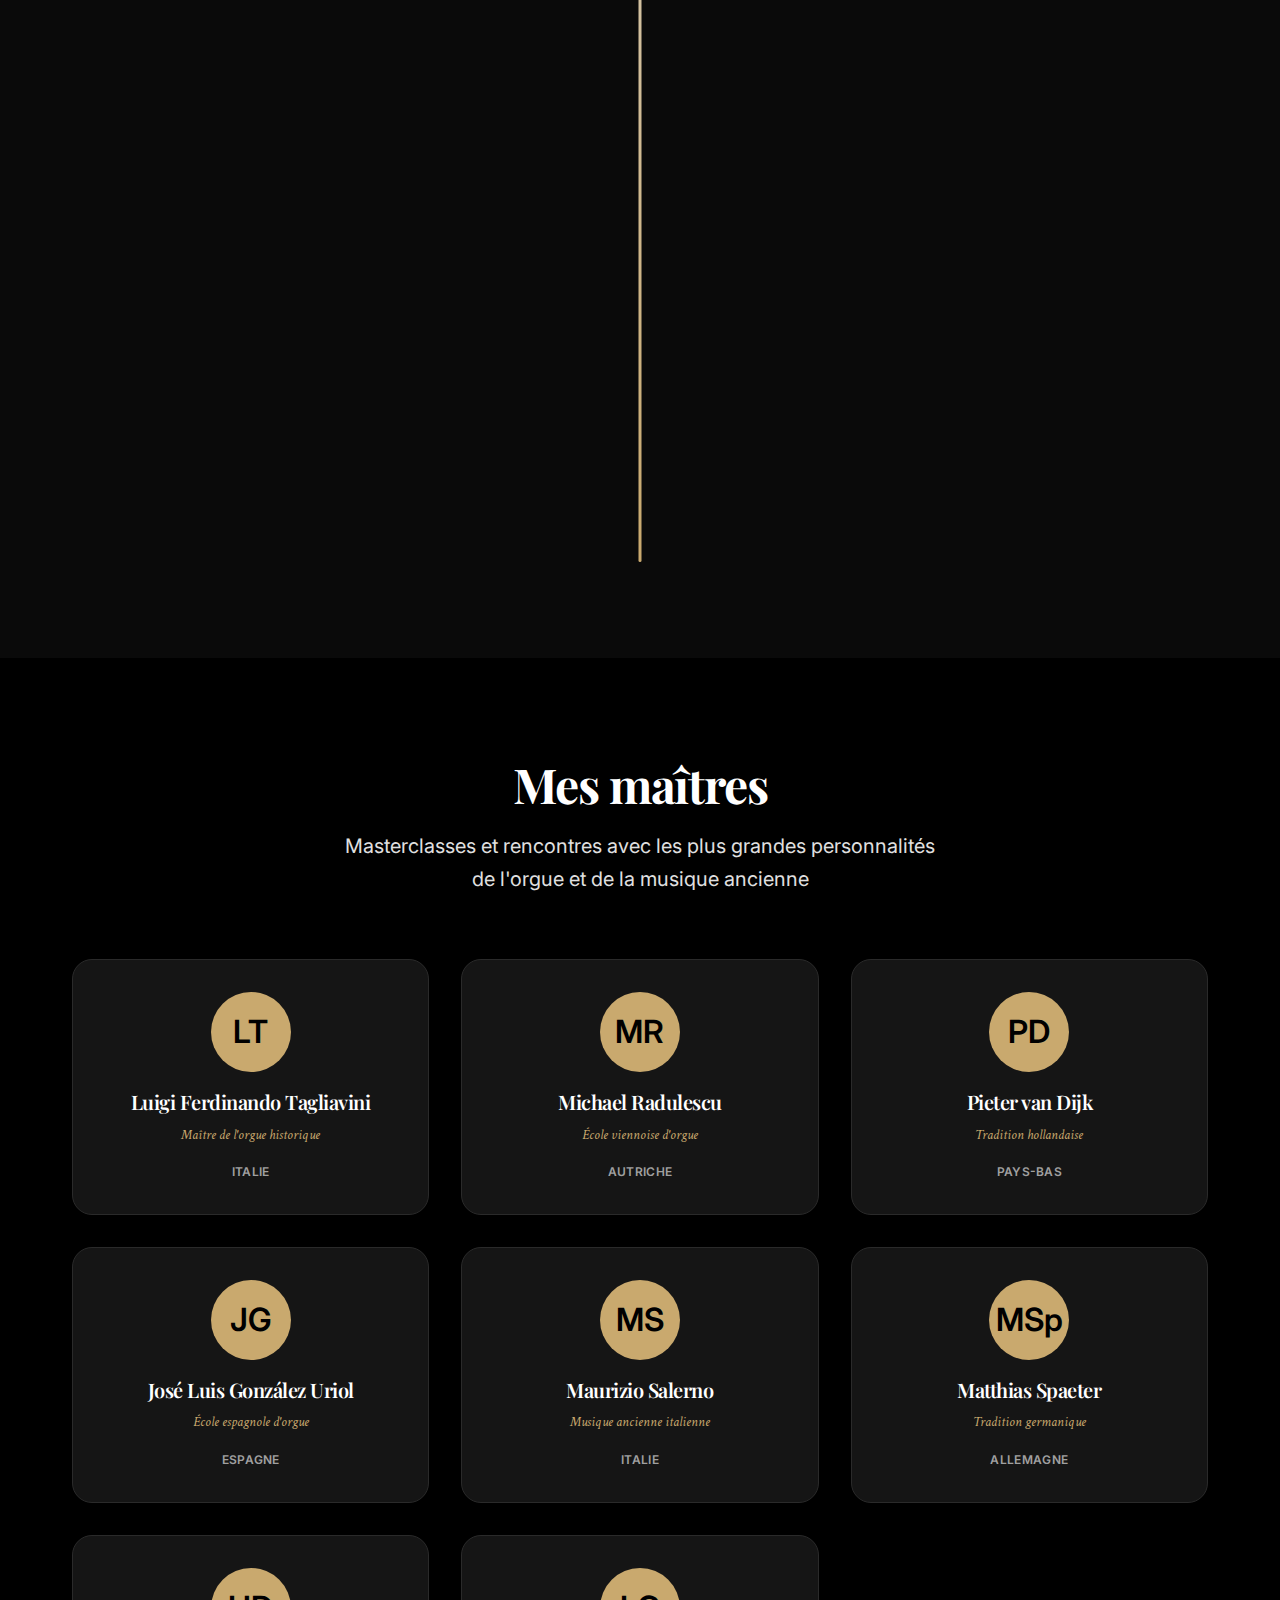
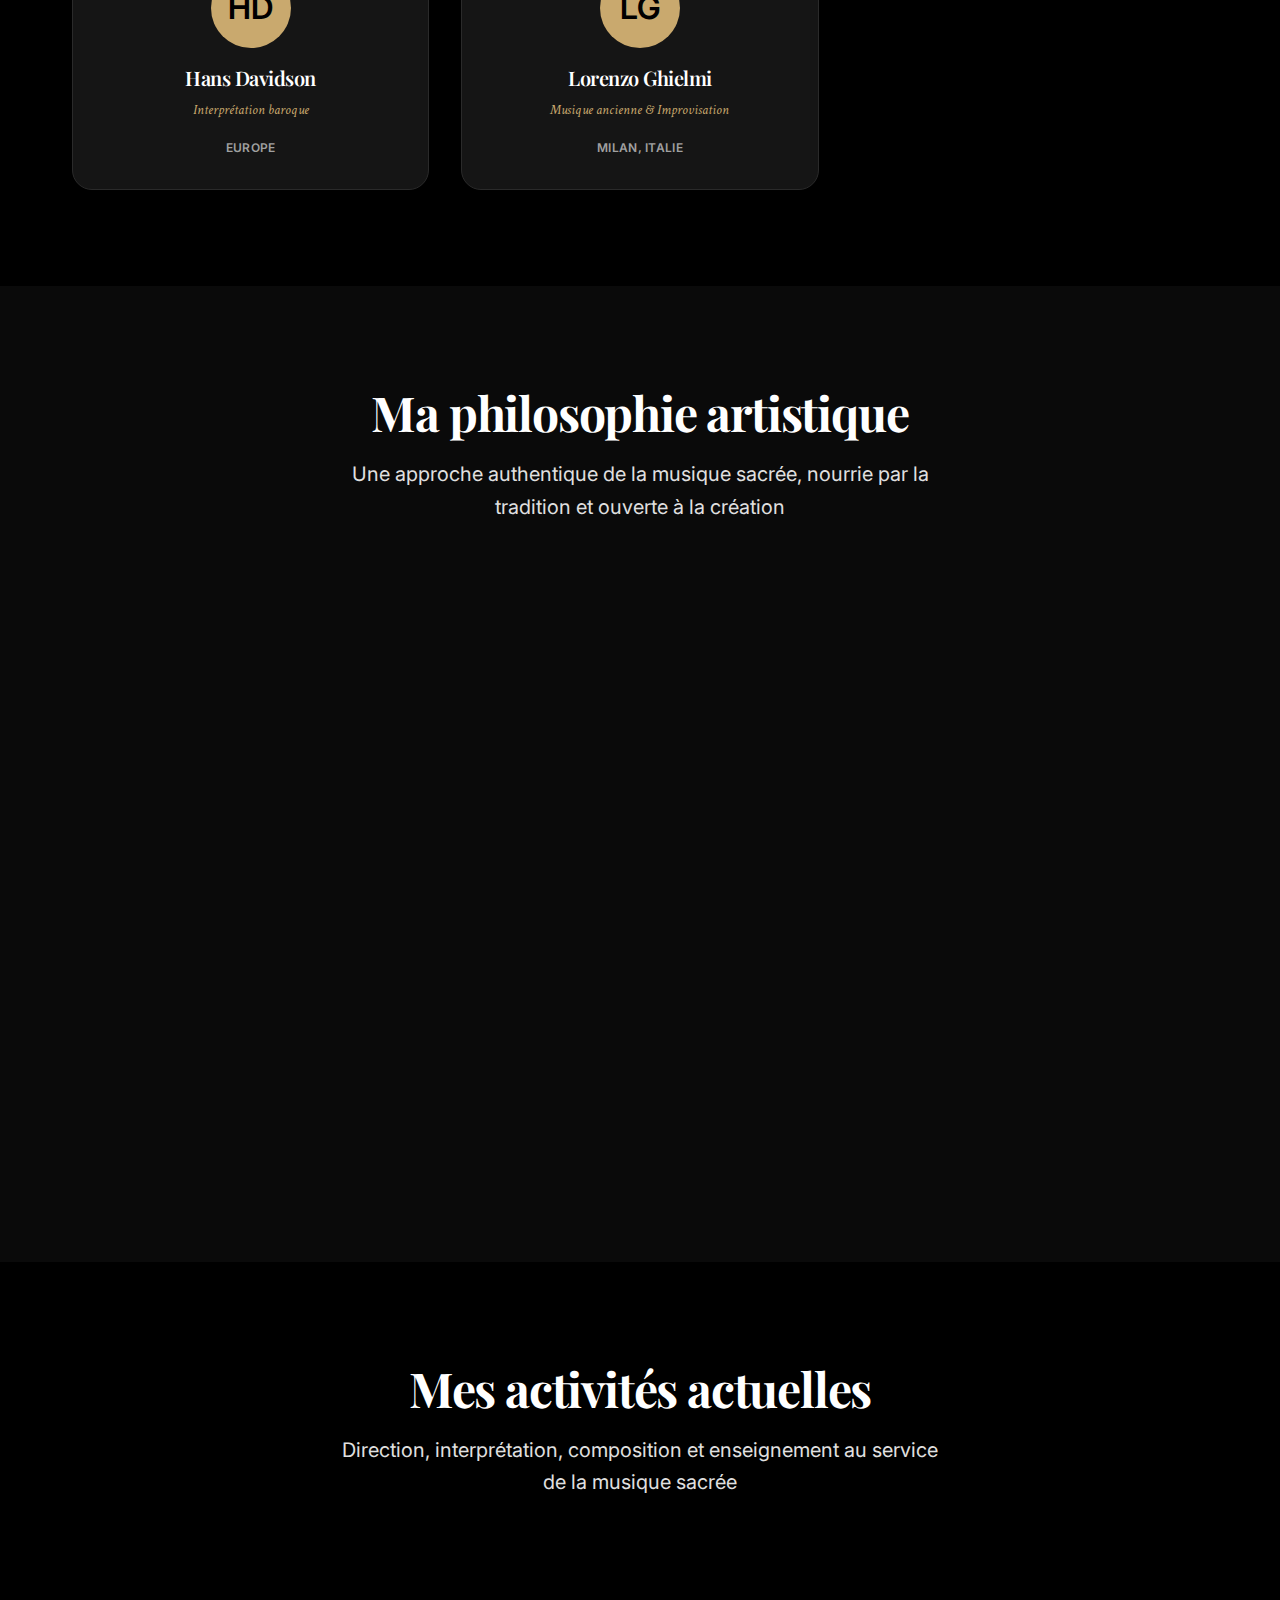
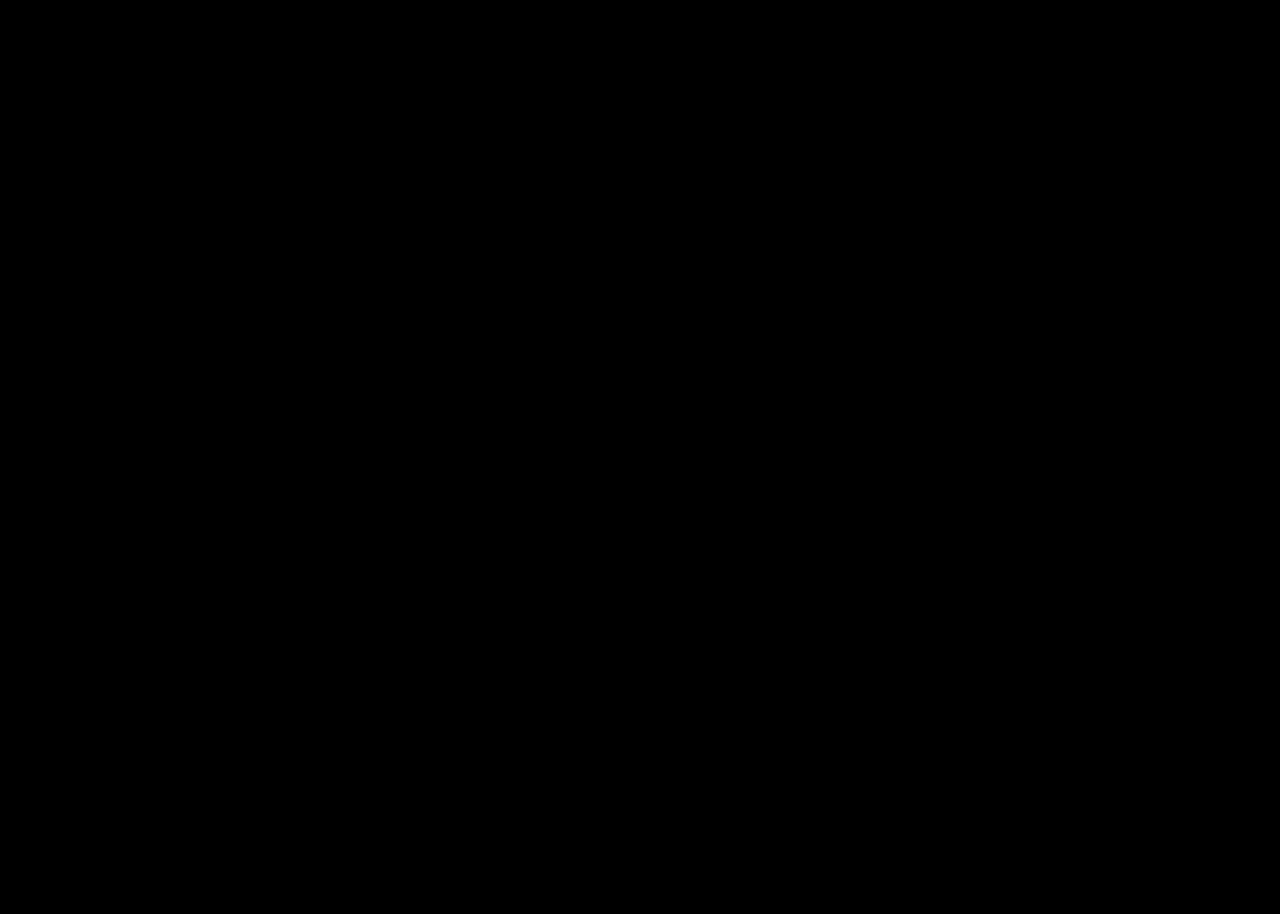
<file: jdwaeber_biographie.html>
<!DOCTYPE html>
<html lang="fr">
<head>
    <meta charset="UTF-8">
    <meta name="viewport" content="width=device-width, initial-scale=1.0">
    <title>Biographie - Jean-David Waeber</title>
    <link href="https://fonts.googleapis.com/css2?family=Playfair+Display:wght@400;500;600;700;800&family=Inter:wght@300;400;500;600;700&family=Crimson+Text:ital,wght@0,400;0,600;1,400&display=swap" rel="stylesheet">
    <link rel="stylesheet" href="https://cdnjs.cloudflare.com/ajax/libs/font-awesome/6.0.0/css/all.min.css">
    <style>
        :root {
            --primary-dark: #000000;
            --primary-light: #1a1a1a;
            --secondary-light: #2a2a2a;
            --accent-primary: #333333;
            --accent-subtle: #4a4a4a;
            --accent-gold: #c9a96e;
            --accent-gold-light: #d4b676;
            --text-primary: #ffffff;
            --text-secondary: #e0e0e0;
            --text-muted: #a0a0a0;
            --text-subtle: #808080;
            --bg-section: #0a0a0a;
            --bg-card: #151515;
            --border-subtle: #2a2a2a;
            --border-light: #3a3a3a;
            
            --font-serif: 'Playfair Display', serif;
            --font-sans: 'Inter', -apple-system, BlinkMacSystemFont, 'Segoe UI', sans-serif;
            --font-accent: 'Crimson Text', serif;
            
            /* Typography Scale */
            --text-xs: 0.75rem;      /* 12px */
            --text-sm: 0.875rem;     /* 14px */
            --text-base: 1rem;       /* 16px */
            --text-lg: 1.125rem;     /* 18px */
            --text-xl: 1.25rem;      /* 20px */
            --text-2xl: 1.5rem;      /* 24px */
            --text-3xl: 1.875rem;    /* 30px */
            --text-4xl: 2.25rem;     /* 36px */
            --text-5xl: 3rem;        /* 48px */
            --text-6xl: 3.75rem;     /* 60px */
            
            /* Line Heights */
            --leading-tight: 1.25;
            --leading-snug: 1.375;
            --leading-normal: 1.5;
            --leading-relaxed: 1.625;
            --leading-loose: 2;
            
            /* Letter Spacing */
            --tracking-tighter: -0.05em;
            --tracking-tight: -0.025em;
            --tracking-normal: 0em;
            --tracking-wide: 0.025em;
            --tracking-wider: 0.05em;
            --tracking-widest: 0.1em;
            
            --shadow-soft: 0 8px 32px rgba(0, 0, 0, 0.6);
            --shadow-intense: 0 16px 64px rgba(0, 0, 0, 0.8);
            --shadow-card: 0 4px 20px rgba(0, 0, 0, 0.5);
            --shadow-subtle: 0 2px 8px rgba(0, 0, 0, 0.3);
            
            --transition-smooth: all 0.3s cubic-bezier(0.4, 0, 0.2, 1);
            --transition-bounce: all 0.5s cubic-bezier(0.68, -0.55, 0.265, 1.55);
        }

        * {
            margin: 0;
            padding: 0;
            box-sizing: border-box;
        }

        body {
            font-family: var(--font-sans);
            background: linear-gradient(135deg, var(--primary-dark) 0%, var(--bg-section) 100%);
            color: var(--text-primary);
            line-height: var(--leading-relaxed);
            overflow-x: hidden;
            font-size: var(--text-base);
            letter-spacing: var(--tracking-normal);
            font-feature-settings: 'kern' 1, 'liga' 1, 'calt' 1;
            text-rendering: optimizeLegibility;
            -webkit-font-smoothing: antialiased;
            -moz-osx-font-smoothing: grayscale;
        }

        /* Navigation */
        .navbar {
            position: fixed;
            top: 0;
            width: 100%;
            background: rgba(0, 0, 0, 0.95);
            backdrop-filter: blur(20px);
            z-index: 1000;
            padding: 1rem 0;
            box-shadow: var(--shadow-subtle);
            border-bottom: 1px solid var(--border-subtle);
        }

        .nav-container {
            max-width: 1200px;
            margin: 0 auto;
            display: flex;
            justify-content: space-between;
            align-items: center;
            padding: 0 2rem;
        }

        .logo {
            font-family: var(--font-serif);
            font-size: var(--text-2xl);
            font-weight: 600;
            color: var(--text-primary);
            text-decoration: none;
            transition: var(--transition-smooth);
            letter-spacing: var(--tracking-tight);
        }

        .logo:hover {
            color: var(--accent-gold);
            transform: scale(1.02);
        }

        .nav-menu {
            display: flex;
            list-style: none;
            gap: 2rem;
        }

        .nav-menu a {
            color: var(--text-secondary);
            text-decoration: none;
            font-weight: 500;
            transition: var(--transition-smooth);
            position: relative;
            padding: 0.5rem 0;
            font-size: var(--text-sm);
            letter-spacing: var(--tracking-wide);
            text-transform: uppercase;
        }

        .nav-menu a.active,
        .nav-menu a:hover {
            color: var(--text-primary);
        }

        .nav-menu a::after {
            content: '';
            position: absolute;
            bottom: 0;
            left: 0;
            width: 0;
            height: 2px;
            background: var(--text-primary);
            transition: var(--transition-smooth);
        }

        .nav-menu a:hover::after {
            width: 100%;
        }

        /* Hero Section */
        .hero {
            height: 100vh;
            display: flex;
            align-items: center;
            position: relative;
            overflow: hidden;
        }

        .hero::before {
            content: '';
            position: absolute;
            top: 0;
            left: 0;
            width: 100%;
            height: 100%;
            background: linear-gradient(135deg, rgba(0, 0, 0, 0.7) 0%, rgba(10, 10, 10, 0.9) 100%);
            z-index: 1;
        }

        .hero-bg {
            position: absolute;
            top: 0;
            left: 0;
            width: 100%;
            height: 100%;
            background: url('data:image/svg+xml,<svg xmlns="http://www.w3.org/2000/svg" viewBox="0 0 1200 800"><defs><linearGradient id="grad1" x1="0%" y1="0%" x2="100%" y2="100%"><stop offset="0%" style="stop-color:%23c9a96e;stop-opacity:0.08"/><stop offset="100%" style="stop-color:%23c9a96e;stop-opacity:0.02"/></linearGradient></defs><path d="M0,400 Q300,200 600,400 T1200,400 L1200,800 L0,800 Z" fill="url(%23grad1)"/></svg>') center/cover;
            animation: heroFloat 25s ease-in-out infinite;
        }

        @keyframes heroFloat {
            0%, 100% { transform: translateY(0px) scale(1); }
            50% { transform: translateY(-30px) scale(1.02); }
        }

        .hero-content {
            display: grid;
            grid-template-columns: 1fr 1fr;
            gap: 4rem;
            align-items: center;
            max-width: 1200px;
            margin: 0 auto;
            padding: 0 2rem;
            z-index: 2;
            position: relative;
        }

        .hero-text {
            opacity: 0;
            animation: fadeInLeft 1s ease-out 0.5s forwards;
        }

        .hero-image {
            opacity: 0;
            animation: fadeInRight 1s ease-out 0.8s forwards;
        }

        .hero-subtitle {
            color: var(--accent-gold);
            font-size: var(--text-sm);
            font-weight: 600;
            margin-bottom: 1rem;
            text-transform: uppercase;
            letter-spacing: var(--tracking-widest);
            font-family: var(--font-sans);
        }

        .hero-title {
            font-family: var(--font-serif);
            font-size: var(--text-6xl);
            font-weight: 800;
            margin-bottom: 1.5rem;
            line-height: var(--leading-tight);
            letter-spacing: var(--tracking-tighter);
        }

        .hero-description {
            font-size: var(--text-xl);
            color: var(--text-secondary);
            margin-bottom: 2rem;
            line-height: var(--leading-relaxed);
            font-weight: 400;
            max-width: 32rem;
        }

        .hero-quote {
            font-family: var(--font-accent);
            font-size: var(--text-lg);
            font-style: italic;
            color: var(--accent-gold);
            margin-bottom: 3rem;
            padding-left: 2rem;
            border-left: 3px solid var(--accent-gold);
            line-height: var(--leading-relaxed);
            font-weight: 400;
        }

        .portrait-container {
            position: relative;
            border-radius: 20px;
            overflow: hidden;
            box-shadow: var(--shadow-intense);
            transform: perspective(1000px) rotateY(-5deg);
            transition: var(--transition-smooth);
        }

        .portrait-container:hover {
            transform: perspective(1000px) rotateY(0deg) scale(1.02);
        }

        .portrait-image {
            width: 100%;
            height: 600px;
            background: linear-gradient(135deg, var(--accent-primary) 0%, var(--secondary-light) 100%);
            display: flex;
            align-items: center;
            justify-content: center;
            color: var(--text-muted);
            font-size: 1.2rem;
            position: relative;
        }

        .portrait-overlay {
            position: absolute;
            bottom: 0;
            left: 0;
            right: 0;
            background: linear-gradient(transparent, rgba(0, 0, 0, 0.8));
            padding: 2rem;
            color: var(--text-primary);
        }

        @keyframes fadeInLeft {
            from { opacity: 0; transform: translateX(-50px); }
            to { opacity: 1; transform: translateX(0); }
        }

        @keyframes fadeInRight {
            from { opacity: 0; transform: translateX(50px); }
            to { opacity: 1; transform: translateX(0); }
        }

        /* Timeline Section */
        .timeline-section {
            padding: 6rem 0;
            background: var(--bg-section);
            position: relative;
        }

        .container {
            max-width: 1200px;
            margin: 0 auto;
            padding: 0 2rem;
        }

        .section-header {
            text-align: center;
            margin-bottom: 4rem;
        }

        .section-title {
            font-family: var(--font-serif);
            font-size: var(--text-5xl);
            font-weight: 700;
            margin-bottom: 1rem;
            color: var(--text-primary);
            line-height: var(--leading-tight);
            letter-spacing: var(--tracking-tight);
        }

        .section-subtitle {
            font-size: var(--text-xl);
            color: var(--text-secondary);
            max-width: 600px;
            margin: 0 auto;
            line-height: var(--leading-relaxed);
            font-weight: 400;
        }

        /* Timeline Section - Version repensée */
        .timeline {
            position: relative;
            max-width: 1000px;
            margin: 0 auto;
            padding: 2rem 0;
        }

        .timeline::before {
            content: '';
            position: absolute;
            left: 50%;
            top: 0;
            bottom: 0;
            width: 3px;
            background: linear-gradient(to bottom, var(--accent-gold), var(--text-secondary), var(--accent-gold));
            transform: translateX(-50%);
            border-radius: 2px;
        }

        .timeline-item {
            position: relative;
            margin-bottom: 6rem;
            opacity: 0;
            transform: translateY(30px);
            transition: all 0.8s ease-out;
            display: flex;
            align-items: center;
            min-height: 120px;
        }

        .timeline-item.visible {
            opacity: 1;
            transform: translateY(0);
        }

        .timeline-item:last-child {
            margin-bottom: 2rem;
        }

        /* Timeline center point */
        .timeline-point {
            position: absolute;
            left: 50%;
            top: 50%;
            transform: translate(-50%, -50%);
            width: 20px;
            height: 20px;
            background: var(--accent-gold);
            border: 4px solid var(--primary-dark);
            border-radius: 50%;
            z-index: 10;
            box-shadow: 0 0 0 4px var(--accent-gold), var(--shadow-subtle);
            transition: var(--transition-smooth);
        }

        .timeline-item:hover .timeline-point {
            transform: translate(-50%, -50%) scale(1.3);
            box-shadow: 0 0 0 8px rgba(201, 169, 110, 0.3), var(--shadow-intense);
        }

        /* Timeline year badge */
        .timeline-year {
            position: absolute;
            left: 50%;
            top: -15px;
            transform: translateX(-50%);
            background: var(--bg-card);
            color: var(--accent-gold);
            padding: 0.4rem 1rem;
            border-radius: 20px;
            font-weight: 600;
            font-size: 0.85rem;
            box-shadow: var(--shadow-subtle);
            border: 2px solid var(--accent-gold);
            white-space: nowrap;
            z-index: 5;
        }

        /* Content positioning */
        .timeline-content {
            width: 42%;
            background: var(--bg-card);
            padding: 2.5rem;
            border-radius: 20px;
            border: 1px solid var(--border-subtle);
            box-shadow: var(--shadow-card);
            transition: var(--transition-smooth);
            position: relative;
        }

        /* Left side items */
        .timeline-item:nth-child(odd) .timeline-content {
            margin-right: auto;
            margin-left: 0;
        }

        /* Right side items */
        .timeline-item:nth-child(even) .timeline-content {
            margin-left: auto;
            margin-right: 0;
            text-align: right;
        }

        /* Connection arrows - Left side */
        .timeline-item:nth-child(odd) .timeline-content::after {
            content: '';
            position: absolute;
            top: 50%;
            right: -12px;
            transform: translateY(-50%);
            width: 0;
            height: 0;
            border-top: 12px solid transparent;
            border-bottom: 12px solid transparent;
            border-left: 12px solid var(--bg-card);
        }

        /* Connection arrows - Right side */
        .timeline-item:nth-child(even) .timeline-content::after {
            content: '';
            position: absolute;
            top: 50%;
            left: -12px;
            transform: translateY(-50%);
            width: 0;
            height: 0;
            border-top: 12px solid transparent;
            border-bottom: 12px solid transparent;
            border-right: 12px solid var(--bg-card);
        }

        .timeline-content:hover {
            transform: translateY(-8px);
            box-shadow: var(--shadow-intense);
            border-color: var(--border-light);
        }

        .timeline-title {
            font-family: var(--font-serif);
            font-size: 1.3rem;
            font-weight: 600;
            color: var(--text-primary);
            margin-bottom: 0.5rem;
            line-height: 1.3;
        }

        .timeline-location {
            color: var(--accent-gold);
            font-weight: 500;
            margin-bottom: 1.2rem;
            font-size: 0.9rem;
        }

        .timeline-description {
            color: var(--text-secondary);
            line-height: 1.7;
            margin-bottom: 1.5rem;
        }

        .timeline-details {
            display: flex;
            flex-wrap: wrap;
            gap: 0.5rem;
            margin-top: 1rem;
        }

        .timeline-item:nth-child(even) .timeline-details {
            justify-content: flex-end;
        }

        .detail-tag {
            background: rgba(255, 255, 255, 0.08);
            color: var(--text-secondary);
            padding: 0.3rem 0.8rem;
            border-radius: 15px;
            font-size: var(--text-xs);
            border: 1px solid var(--border-subtle);
            transition: var(--transition-smooth);
            font-weight: 500;
            letter-spacing: var(--tracking-wide);
            text-transform: uppercase;
            font-family: var(--font-sans);
        }

        .detail-tag:hover {
            background: rgba(201, 169, 110, 0.15);
            color: var(--accent-gold);
            border-color: var(--accent-gold);
        }

        /* Masters Section */
        .masters-section {
            padding: 6rem 0;
            background: var(--primary-dark);
        }

        .masters-grid {
            display: grid;
            grid-template-columns: repeat(auto-fit, minmax(280px, 1fr));
            gap: 2rem;
            margin-top: 3rem;
        }

        .master-card {
            background: var(--bg-card);
            border-radius: 20px;
            padding: 2rem;
            text-align: center;
            border: 1px solid var(--border-subtle);
            transition: var(--transition-smooth);
            position: relative;
            overflow: hidden;
        }

        .master-card::before {
            content: '';
            position: absolute;
            top: -50%;
            left: -50%;
            width: 200%;
            height: 200%;
            background: radial-gradient(circle, var(--accent-gold) 0%, transparent 70%);
            opacity: 0;
            transition: var(--transition-smooth);
            transform: scale(0);
        }

        .master-card:hover::before {
            opacity: 0.03;
            transform: scale(1);
        }

        .master-card:hover {
            transform: translateY(-10px);
            box-shadow: var(--shadow-intense);
            border-color: var(--border-light);
        }

        .master-avatar {
            width: 80px;
            height: 80px;
            background: var(--accent-gold);
            border-radius: 50%;
            margin: 0 auto 1rem;
            display: flex;
            align-items: center;
            justify-content: center;
            font-size: 2rem;
            color: var(--primary-dark);
            font-weight: 600;
        }

        .master-name {
            font-family: var(--font-serif);
            font-size: var(--text-xl);
            font-weight: 600;
            color: var(--text-primary);
            margin-bottom: 0.5rem;
            line-height: var(--leading-snug);
            letter-spacing: var(--tracking-tight);
        }

        .master-specialty {
            color: var(--accent-gold);
            font-size: var(--text-sm);
            margin-bottom: 1rem;
            font-weight: 500;
            font-style: italic;
            font-family: var(--font-accent);
        }

        .master-location {
            color: var(--text-muted);
            font-size: var(--text-xs);
            letter-spacing: var(--tracking-wide);
            text-transform: uppercase;
            font-weight: 600;
            font-family: var(--font-sans);
        }

        /* Philosophy Section */
        .philosophy-section {
            padding: 6rem 0;
            background: var(--bg-section);
            position: relative;
        }

        .philosophy-content {
            display: grid;
            grid-template-columns: 1fr 1fr;
            gap: 4rem;
            align-items: center;
        }

        .philosophy-text {
            font-size: 1.1rem;
            line-height: 1.8;
            color: var(--text-secondary);
        }

        .philosophy-text .highlight {
            color: var(--accent-gold);
            font-weight: 500;
        }

        .philosophy-visual {
            background: var(--bg-card);
            border-radius: 20px;
            padding: 3rem;
            text-align: center;
            border: 1px solid var(--border-subtle);
            position: relative;
        }

        .philosophy-icon {
            font-size: 4rem;
            color: var(--accent-gold);
            margin-bottom: 2rem;
        }

        .philosophy-quote {
            font-family: var(--font-serif);
            font-size: 1.3rem;
            font-style: italic;
            color: var(--text-primary);
            line-height: 1.6;
        }

        /* Current Activities */
        .activities-section {
            padding: 6rem 0;
            background: var(--primary-dark);
        }

        .activities-grid {
            display: grid;
            grid-template-columns: repeat(auto-fit, minmax(300px, 1fr));
            gap: 2rem;
            margin-top: 3rem;
        }

        .activity-card {
            background: var(--bg-card);
            border-radius: 20px;
            padding: 2rem;
            border: 1px solid var(--border-subtle);
            transition: var(--transition-smooth);
            position: relative;
        }

        .activity-card:hover {
            transform: translateY(-5px);
            box-shadow: var(--shadow-card);
            border-color: var(--border-light);
        }

        .activity-icon {
            font-size: 2.5rem;
            color: var(--accent-gold);
            margin-bottom: 1rem;
        }

        .activity-title {
            font-family: var(--font-serif);
            font-size: 1.4rem;
            font-weight: 600;
            color: var(--text-primary);
            margin-bottom: 1rem;
        }

        .activity-description {
            color: var(--text-secondary);
            line-height: 1.6;
            margin-bottom: 1.5rem;
        }

        .activity-stats {
            display: flex;
            gap: 2rem;
            margin-top: 1rem;
        }

        .stat {
            text-align: center;
        }

        .stat-number {
            font-family: var(--font-serif);
            font-size: 1.8rem;
            font-weight: 600;
            color: var(--accent-gold);
            display: block;
        }

        .stat-label {
            color: var(--text-muted);
            font-size: 0.8rem;
        }

        /* Responsive Timeline */
        @media (max-width: 768px) {
            .timeline::before {
                left: 30px;
                transform: none;
            }

            .timeline-item {
                margin-bottom: 3rem;
            }

            .timeline-content {
                width: calc(100% - 80px);
                margin-left: 80px !important;
                margin-right: 0 !important;
                text-align: left !important;
            }

            .timeline-content::after {
                left: -12px !important;
                right: auto !important;
                border-left: 12px solid var(--bg-card) !important;
                border-right: none !important;
            }

            .timeline-point {
                left: 30px !important;
                transform: translateY(-50%) !important;
            }

            .timeline-year {
                left: 30px !important;
                transform: none !important;
                top: -50px;
            }

            .timeline-details {
                justify-content: flex-start !important;
            }

            .philosophy-content {
                grid-template-columns: 1fr;
                gap: 2rem;
            }

            .nav-menu {
                display: none;
            }
        }

        /* Animations */
        .fade-in {
            opacity: 0;
            transform: translateY(30px);
            transition: var(--transition-smooth);
        }

        .fade-in.visible {
            opacity: 1;
            transform: translateY(0);
        }
    </style>
</head>
<body>
    <!-- Navigation -->
    <nav class="navbar">
        <div class="nav-container">
            <a href="#" class="logo">Jean-David Waeber</a>
            <ul class="nav-menu">
                <li><a href="#accueil">Accueil</a></li>
                <li><a href="#biographie" class="active">Biographie</a></li>
                <li><a href="#repertoire">Répertoire</a></li>
                <li><a href="#agenda">Agenda</a></li>
                <li><a href="#galerie">Galerie</a></li>
                <li><a href="#media">Média</a></li>
                <li><a href="#contact">Contact</a></li>
            </ul>
        </div>
    </nav>

    <!-- Hero Section -->
    <section class="hero">
        <div class="hero-bg"></div>
        <div class="hero-content">
            <div class="hero-text">
                <p class="hero-subtitle">Organiste & Chef de Chœur</p>
                <h1 class="hero-title">Jean-David Waeber</h1>
                <p class="hero-description">
                    Maître de chapelle de la cathédrale de Sion, je dédie ma vie à la transmission du patrimoine musical sacré. 
                    Mon parcours, des conservatoires suisses aux maîtres européens, nourrit une approche authentique de la musique ancienne.
                </p>
                <blockquote class="hero-quote">
                    "La musique sacrée nous connecte à une tradition millénaire et nous élève vers l'essentiel."
                </blockquote>
            </div>
            <div class="hero-image">
                <div class="portrait-container">
                    <div class="portrait-image">
                        <i class="fas fa-user" style="font-size: 4rem;"></i>
                        <div class="portrait-overlay">
                            <p><strong>Portrait professionnel</strong></p>
                            <p>À l'orgue de la cathédrale de Sion</p>
                        </div>
                    </div>
                </div>
            </div>
        </div>
    </section>

    <!-- Timeline Section -->
    <section class="timeline-section">
        <div class="container">
            <div class="section-header">
                <h2 class="section-title">Parcours de formation</h2>
                <p class="section-subtitle">
                    De Lausanne à Milan, un cheminement musical guidé par les plus grands maîtres de l'orgue et de la musique ancienne
                </p>
            </div>
            
            <div class="timeline">
                <div class="timeline-item">
                    <div class="timeline-point"></div>
                    <div class="timeline-year">Études initiales</div>
                    <div class="timeline-content">
                        <h3 class="timeline-title">Conservatoire de Lausanne</h3>
                        <p class="timeline-location">Lausanne, Suisse</p>
                        <p class="timeline-description">
                            Premiers pas dans l'univers de l'orgue avec Jean-François Vaucher. Formation solide dans la tradition organistique suisse, 
                            découverte du répertoire classique et baroque.
                        </p>
                        <div class="timeline-details">
                            <span class="detail-tag">Orgue classique</span>
                            <span class="detail-tag">Jean-François Vaucher</span>
                            <span class="detail-tag">Formation initiale</span>
                        </div>
                    </div>
                </div>

                <div class="timeline-item">
                    <div class="timeline-point"></div>
                    <div class="timeline-year">Bachelor & Master</div>
                    <div class="timeline-content">
                        <h3 class="timeline-title">Haute École de Musique de Lausanne</h3>
                        <p class="timeline-location">Lausanne, Suisse</p>
                        <p class="timeline-description">
                            Approfondissement technique et musical avec Maurizio Croci. Obtention du Bachelor puis du Master de concert. 
                            Parallèlement, études de Lettres à l'Université de Fribourg, enrichissant la dimension culturelle et historique.
                        </p>
                        <div class="timeline-details">
                            <span class="detail-tag">Master de concert</span>
                            <span class="detail-tag">Maurizio Croci</span>
                            <span class="detail-tag">Études de Lettres</span>
                            <span class="detail-tag">Université de Fribourg</span>
                        </div>
                    </div>
                </div>

                <div class="timeline-item">
                    <div class="timeline-point"></div>
                    <div class="timeline-year">Spécialisation</div>
                    <div class="timeline-content">
                        <h3 class="timeline-title">Civica Scuola di Musica de Milan</h3>
                        <p class="timeline-location">Milan, Italie</p>
                        <p class="timeline-description">
                            Perfectionnement dans l'étude de la musique ancienne avec Lorenzo Ghielmi, maître reconnu de l'interprétation 
                            historiquement informée. Obtention du diplôme de spécialisation en musique ancienne.
                        </p>
                        <div class="timeline-details">
                            <span class="detail-tag">Musique ancienne</span>
                            <span class="detail-tag">Lorenzo Ghielmi</span>
                            <span class="detail-tag">Pratique historique</span>
                            <span class="detail-tag">Diplôme Milan</span>
                        </div>
                    </div>
                </div>

                <div class="timeline-item">
                    <div class="timeline-point"></div>
                    <div class="timeline-year">Direction chorale</div>
                    <div class="timeline-content">
                        <h3 class="timeline-title">Haute École d'Arts de Zürich</h3>
                        <p class="timeline-location">Zürich, Suisse</p>
                        <p class="timeline-description">
                            Perfectionnement en direction chorale auprès de Markus Utz. Obtention du CAS (Certificate of Advanced Studies) 
                            en direction chorale, complétant ainsi sa formation polyvalente.
                        </p>
                        <div class="timeline-details">
                            <span class="detail-tag">Direction chorale</span>
                            <span class="detail-tag">Markus Utz</span>
                            <span class="detail-tag">CAS Zürich</span>
                            <span class="detail-tag">Formation complémentaire</span>
                        </div>
                    </div>
                </div>

                <div class="timeline-item">
                    <div class="timeline-point"></div>
                    <div class="timeline-year">Certifications</div>
                    <div class="timeline-content">
                        <h3 class="timeline-title">Domaines complémentaires</h3>
                        <p class="timeline-location">Suisse et Europe</p>
                        <p class="timeline-description">
                            Certifications dans des domaines voisins de la musique d'orgue : chant, improvisation et direction chorale. 
                            Formation complète couvrant tous les aspects de la musique sacrée et liturgique.
                        </p>
                        <div class="timeline-details">
                            <span class="detail-tag">Chant</span>
                            <span class="detail-tag">Improvisation</span>
                            <span class="detail-tag">Direction chorale</span>
                            <span class="detail-tag">Musique liturgique</span>
                        </div>
                    </div>
                </div>
            </div>
        </div>
    </section>

    <!-- Masters Section -->
    <section class="masters-section">
        <div class="container">
            <div class="section-header">
                <h2 class="section-title">Mes maîtres</h2>
                <p class="section-subtitle">
                    Masterclasses et rencontres avec les plus grandes personnalités de l'orgue et de la musique ancienne
                </p>
            </div>
            
            <div class="masters-grid">
                <div class="master-card">
                    <div class="master-avatar">LT</div>
                    <h3 class="master-name">Luigi Ferdinando Tagliavini</h3>
                    <p class="master-specialty">Maître de l'orgue historique</p>
                    <p class="master-location">Italie</p>
                </div>

                <div class="master-card">
                    <div class="master-avatar">MR</div>
                    <h3 class="master-name">Michael Radulescu</h3>
                    <p class="master-specialty">École viennoise d'orgue</p>
                    <p class="master-location">Autriche</p>
                </div>

                <div class="master-card">
                    <div class="master-avatar">PD</div>
                    <h3 class="master-name">Pieter van Dijk</h3>
                    <p class="master-specialty">Tradition hollandaise</p>
                    <p class="master-location">Pays-Bas</p>
                </div>

                <div class="master-card">
                    <div class="master-avatar">JG</div>
                    <h3 class="master-name">José Luis González Uriol</h3>
                    <p class="master-specialty">École espagnole d'orgue</p>
                    <p class="master-location">Espagne</p>
                </div>

                <div class="master-card">
                    <div class="master-avatar">MS</div>
                    <h3 class="master-name">Maurizio Salerno</h3>
                    <p class="master-specialty">Musique ancienne italienne</p>
                    <p class="master-location">Italie</p>
                </div>

                <div class="master-card">
                    <div class="master-avatar">MSp</div>
                    <h3 class="master-name">Matthias Spaeter</h3>
                    <p class="master-specialty">Tradition germanique</p>
                    <p class="master-location">Allemagne</p>
                </div>

                <div class="master-card">
                    <div class="master-avatar">HD</div>
                    <h3 class="master-name">Hans Davidson</h3>
                    <p class="master-specialty">Interprétation baroque</p>
                    <p class="master-location">Europe</p>
                </div>

                <div class="master-card">
                    <div class="master-avatar">LG</div>
                    <h3 class="master-name">Lorenzo Ghielmi</h3>
                    <p class="master-specialty">Musique ancienne & Improvisation</p>
                    <p class="master-location">Milan, Italie</p>
                </div>
            </div>
        </div>
    </section>

    <!-- Philosophy Section -->
    <section class="philosophy-section">
        <div class="container">
            <div class="section-header">
                <h2 class="section-title">Ma philosophie artistique</h2>
                <p class="section-subtitle">
                    Une approche authentique de la musique sacrée, nourrie par la tradition et ouverte à la création
                </p>
            </div>
            
            <div class="philosophy-content">
                <div class="philosophy-text">
                    <p>
                        Ma démarche artistique s'enracine dans une <span class="highlight">approche historiquement informée</span> 
                        de la musique sacrée. Formé auprès des plus grands maîtres européens, j'ai développé une vision qui 
                        unit respect de la tradition et sensibilité contemporaine.
                    </p>
                    <p style="margin-top: 1.5rem;">
                        Du <span class="highlight">chant grégorien millénaire</span> aux œuvres de nos contemporains, 
                        chaque répertoire demande une approche spécifique. Mon travail consiste à retrouver l'esprit 
                        originel de chaque œuvre tout en la rendant vivante pour notre époque.
                    </p>
                    <p style="margin-top: 1.5rem;">
                        L'<span class="highlight">enseignement et la transmission</span> occupent une place centrale dans 
                        ma mission. À travers l'École maîtrisienne de la cathédrale de Sion, je forme une nouvelle 
                        génération de musiciens conscients de leur héritage et créateurs de l'avenir.
                    </p>
                    <p style="margin-top: 1.5rem;">
                        Cette vision trouve son accomplissement dans les <span class="highlight">cantates mensuelles de Bach</span>, 
                        véritable laboratoire où tradition liturgique et excellence musicale se rencontrent dans un dialogue 
                        spirituel authentique.
                    </p>
                </div>
                
                <div class="philosophy-visual">
                    <div class="philosophy-icon">
                        <i class="fas fa-infinity"></i>
                    </div>
                    <blockquote class="philosophy-quote">
                        "La musique sacrée est un pont entre les siècles. Elle nous relie à ceux qui nous ont précédés 
                        et nous engage envers ceux qui nous suivront."
                    </blockquote>
                </div>
            </div>
        </div>
    </section>

    <!-- Current Activities Section -->
    <section class="activities-section">
        <div class="container">
            <div class="section-header">
                <h2 class="section-title">Mes activités actuelles</h2>
                <p class="section-subtitle">
                    Direction, interprétation, composition et enseignement au service de la musique sacrée
                </p>
            </div>
            
            <div class="activities-grid">
                <div class="activity-card">
                    <div class="activity-icon">
                        <i class="fas fa-church"></i>
                    </div>
                    <h3 class="activity-title">Maître de chapelle</h3>
                    <p class="activity-description">
                        Direction de la Maîtrise cathédrale de Sion et du chœur Oracantat. Responsable de la musique liturgique 
                        et des concerts sacrés de la cathédrale.
                    </p>
                    <div class="activity-stats">
                        <div class="stat">
                            <span class="stat-number">12</span>
                            <span class="stat-label">concerts/an</span>
                        </div>
                        <div class="stat">
                            <span class="stat-number">52</span>
                            <span class="stat-label">liturgies</span>
                        </div>
                    </div>
                </div>

                <div class="activity-card">
                    <div class="activity-icon">
                        <i class="fas fa-music"></i>
                    </div>
                    <h3 class="activity-title">Projet Bach</h3>
                    <p class="activity-description">
                        Présentation mensuelle d'une cantate de Johann Sebastian Bach, projet phare de la Maîtrise cathédrale 
                        offrant une approche intégrale de l'œuvre du Cantor.
                    </p>
                    <div class="activity-stats">
                        <div class="stat">
                            <span class="stat-number">12</span>
                            <span class="stat-label">cantates/an</span>
                        </div>
                        <div class="stat">
                            <span class="stat-number">5</span>
                            <span class="stat-label">années</span>
                        </div>
                    </div>
                </div>

                <div class="activity-card">
                    <div class="activity-icon">
                        <i class="fas fa-piano"></i>
                    </div>
                    <h3 class="activity-title">Interprétation</h3>
                    <p class="activity-description">
                        Pratique régulière de la musique de chambre au clavecin et à l'orgue. Récitals et concerts 
                        dans la tradition de la pratique historiquement informée.
                    </p>
                    <div class="activity-stats">
                        <div class="stat">
                            <span class="stat-number">20</span>
                            <span class="stat-label">récitals/an</span>
                        </div>
                        <div class="stat">
                            <span class="stat-number">3</span>
                            <span class="stat-label">instruments</span>
                        </div>
                    </div>
                </div>

                <div class="activity-card">
                    <div class="activity-icon">
                        <i class="fas fa-graduation-cap"></i>
                    </div>
                    <h3 class="activity-title">Enseignement</h3>
                    <p class="activity-description">
                        Formation musicale au Lycée-Collège des Creusets et direction de l'École maîtrisienne 
                        rassemblant une trentaine de jeunes musiciens.
                    </p>
                    <div class="activity-stats">
                        <div class="stat">
                            <span class="stat-number">30</span>
                            <span class="stat-label">élèves</span>
                        </div>
                        <div class="stat">
                            <span class="stat-number">2</span>
                            <span class="stat-label">institutions</span>
                        </div>
                    </div>
                </div>

                <div class="activity-card">
                    <div class="activity-icon">
                        <i class="fas fa-feather-alt"></i>
                    </div>
                    <h3 class="activity-title">Composition</h3>
                    <p class="activity-description">
                        Création d'œuvres originales pour orgue, chœur et formations de chambre, 
                        alliant respect de la tradition et sensibilité contemporaine.
                    </p>
                    <div class="activity-stats">
                        <div class="stat">
                            <span class="stat-number">15</span>
                            <span class="stat-label">compositions</span>
                        </div>
                        <div class="stat">
                            <span class="stat-number">3</span>
                            <span class="stat-label">créations 2024</span>
                        </div>
                    </div>
                </div>

                <div class="activity-card">
                    <div class="activity-icon">
                        <i class="fas fa-users"></i>
                    </div>
                    <h3 class="activity-title">Direction d'ensembles</h3>
                    <p class="activity-description">
                        Direction du chœur Oracantat de Sion et des différents ensembles de la Maîtrise cathédrale, 
                        du chant grégorien à la polyphonie contemporaine.
                    </p>
                    <div class="activity-stats">
                        <div class="stat">
                            <span class="stat-number">3</span>
                            <span class="stat-label">ensembles</span>
                        </div>
                        <div class="stat">
                            <span class="stat-number">45</span>
                            <span class="stat-label">choristes</span>
                        </div>
                    </div>
                </div>
            </div>
        </div>
    </section>

    <script>
        // Timeline animation
        function animateTimeline() {
            const timelineItems = document.querySelectorAll('.timeline-item');
            const observer = new IntersectionObserver((entries) => {
                entries.forEach(entry => {
                    if (entry.isIntersecting) {
                        entry.target.classList.add('visible');
                    }
                });
            }, { 
                threshold: 0.2,
                rootMargin: '0px 0px -50px 0px'
            });

            timelineItems.forEach(item => {
                observer.observe(item);
            });
        }

        // Master cards hover effects
        function enhanceMasterCards() {
            const masterCards = document.querySelectorAll('.master-card');
            
            masterCards.forEach(card => {
                card.addEventListener('mouseenter', function() {
                    this.style.transform = 'translateY(-15px) scale(1.02)';
                });
                
                card.addEventListener('mouseleave', function() {
                    this.style.transform = 'translateY(0) scale(1)';
                });
            });
        }

        // Activity cards staggered animation
        function animateActivities() {
            const activityCards = document.querySelectorAll('.activity-card');
            const observer = new IntersectionObserver((entries) => {
                entries.forEach((entry, index) => {
                    if (entry.isIntersecting) {
                        setTimeout(() => {
                            entry.target.style.opacity = '1';
                            entry.target.style.transform = 'translateY(0)';
                        }, index * 100);
                    }
                });
            }, { threshold: 0.1 });

            activityCards.forEach(card => {
                card.style.opacity = '0';
                card.style.transform = 'translateY(30px)';
                card.style.transition = 'all 0.6s ease-out';
                observer.observe(card);
            });
        }

        // Parallax effect for hero
        function initParallax() {
            window.addEventListener('scroll', () => {
                const scrolled = window.pageYOffset;
                const parallax = document.querySelector('.hero-bg');
                if (parallax) {
                    parallax.style.transform = `translateY(${scrolled * 0.3}px)`;
                }
            });
        }

        // Smooth scrolling for navigation
        function initSmoothScrolling() {
            document.querySelectorAll('a[href^="#"]').forEach(anchor => {
                anchor.addEventListener('click', function (e) {
                    e.preventDefault();
                    const target = document.querySelector(this.getAttribute('href'));
                    if (target) {
                        target.scrollIntoView({
                            behavior: 'smooth',
                            block: 'start'
                        });
                    }
                });
            });
        }

        // Counter animation for stats
        function animateCounters() {
            const counters = document.querySelectorAll('.stat-number');
            const observer = new IntersectionObserver((entries) => {
                entries.forEach(entry => {
                    if (entry.isIntersecting) {
                        const target = parseInt(entry.target.textContent);
                        let current = 0;
                        const increment = target / 50;
                        
                        const timer = setInterval(() => {
                            current += increment;
                            if (current >= target) {
                                entry.target.textContent = target;
                                clearInterval(timer);
                            } else {
                                entry.target.textContent = Math.floor(current);
                            }
                        }, 30);
                        
                        observer.unobserve(entry.target);
                    }
                });
            }, { threshold: 0.5 });

            counters.forEach(counter => {
                observer.observe(counter);
            });
        }

        // Philosophy section reveal animation
        function animatePhilosophy() {
            const philosophyElements = document.querySelectorAll('.philosophy-text p, .philosophy-visual');
            const observer = new IntersectionObserver((entries) => {
                entries.forEach((entry, index) => {
                    if (entry.isIntersecting) {
                        setTimeout(() => {
                            entry.target.style.opacity = '1';
                            entry.target.style.transform = 'translateY(0)';
                        }, index * 200);
                    }
                });
            }, { threshold: 0.2 });

            philosophyElements.forEach(element => {
                element.style.opacity = '0';
                element.style.transform = 'translateY(30px)';
                element.style.transition = 'all 0.8s ease-out';
                observer.observe(element);
            });
        }

        // Master cards interactive enhancement
        function enhanceMasterInteractions() {
            const masters = [
                { name: 'Luigi Ferdinando Tagliavini', specialty: 'Légende de l\'orgue historique italien' },
                { name: 'Michael Radulescu', specialty: 'Maître de l\'école viennoise moderne' },
                { name: 'Pieter van Dijk', specialty: 'Virtuose de la tradition hollandaise' },
                { name: 'José Luis González Uriol', specialty: 'Ambassadeur de l\'école espagnole' },
                { name: 'Maurizio Salerno', specialty: 'Expert en musique ancienne italienne' },
                { name: 'Matthias Spaeter', specialty: 'Héritier de la tradition germanique' },
                { name: 'Hans Davidson', specialty: 'Maître de l\'interprétation baroque' },
                { name: 'Lorenzo Ghielmi', specialty: 'Référence mondiale en musique ancienne' }
            ];

            const masterCards = document.querySelectorAll('.master-card');
            
            masterCards.forEach((card, index) => {
                card.addEventListener('click', function() {
                    const master = masters[index];
                    if (master) {
                        // Future: Open modal with detailed information
                        console.log(`Détails sur ${master.name}: ${master.specialty}`);
                    }
                });
            });
        }

        // Initialize all animations and interactions
        document.addEventListener('DOMContentLoaded', function() {
            animateTimeline();
            enhanceMasterCards();
            animateActivities();
            initParallax();
            initSmoothScrolling();
            animateCounters();
            animatePhilosophy();
            enhanceMasterInteractions();
        });

        // Navbar scroll effect
        window.addEventListener('scroll', function() {
            const navbar = document.querySelector('.navbar');
            if (window.scrollY > 50) {
                navbar.style.background = 'rgba(0, 0, 0, 0.98)';
            } else {
                navbar.style.background = 'rgba(0, 0, 0, 0.95)';
            }
        });
    </script>
</body>
</html>
</file>
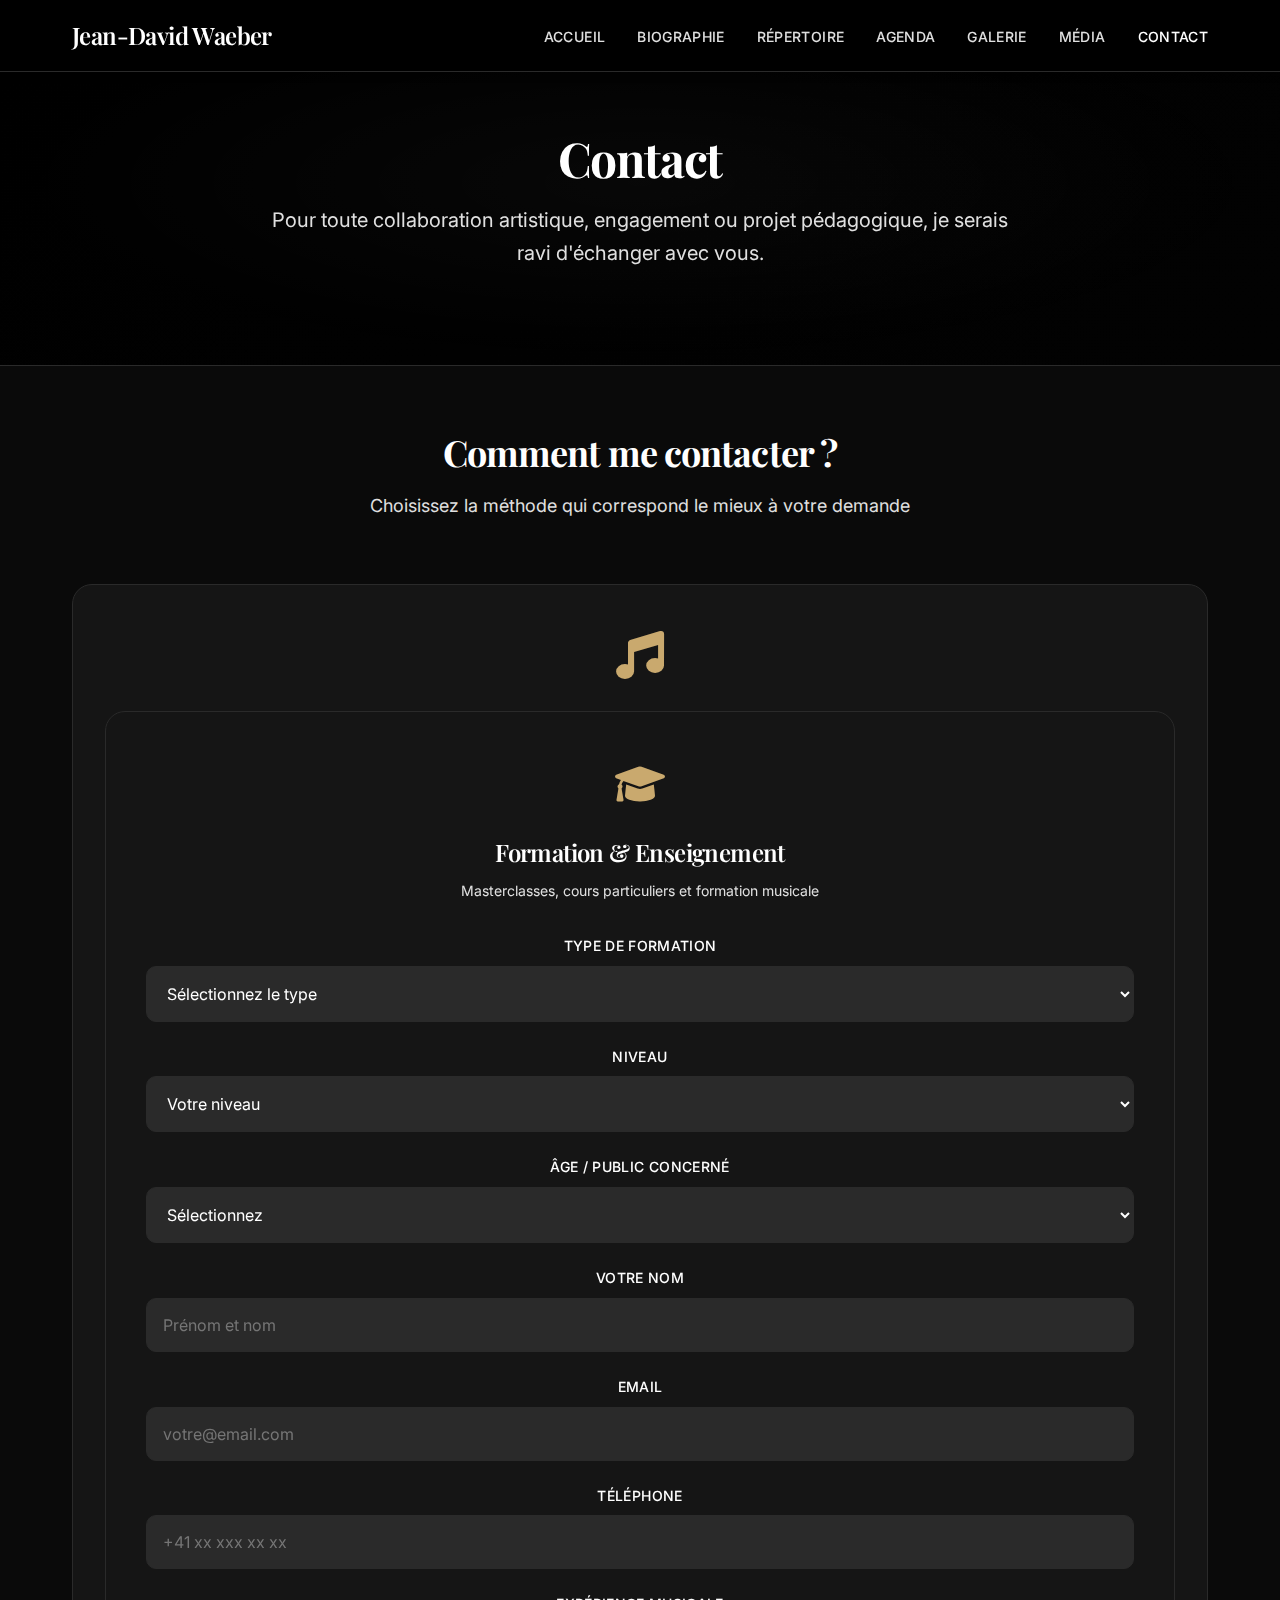
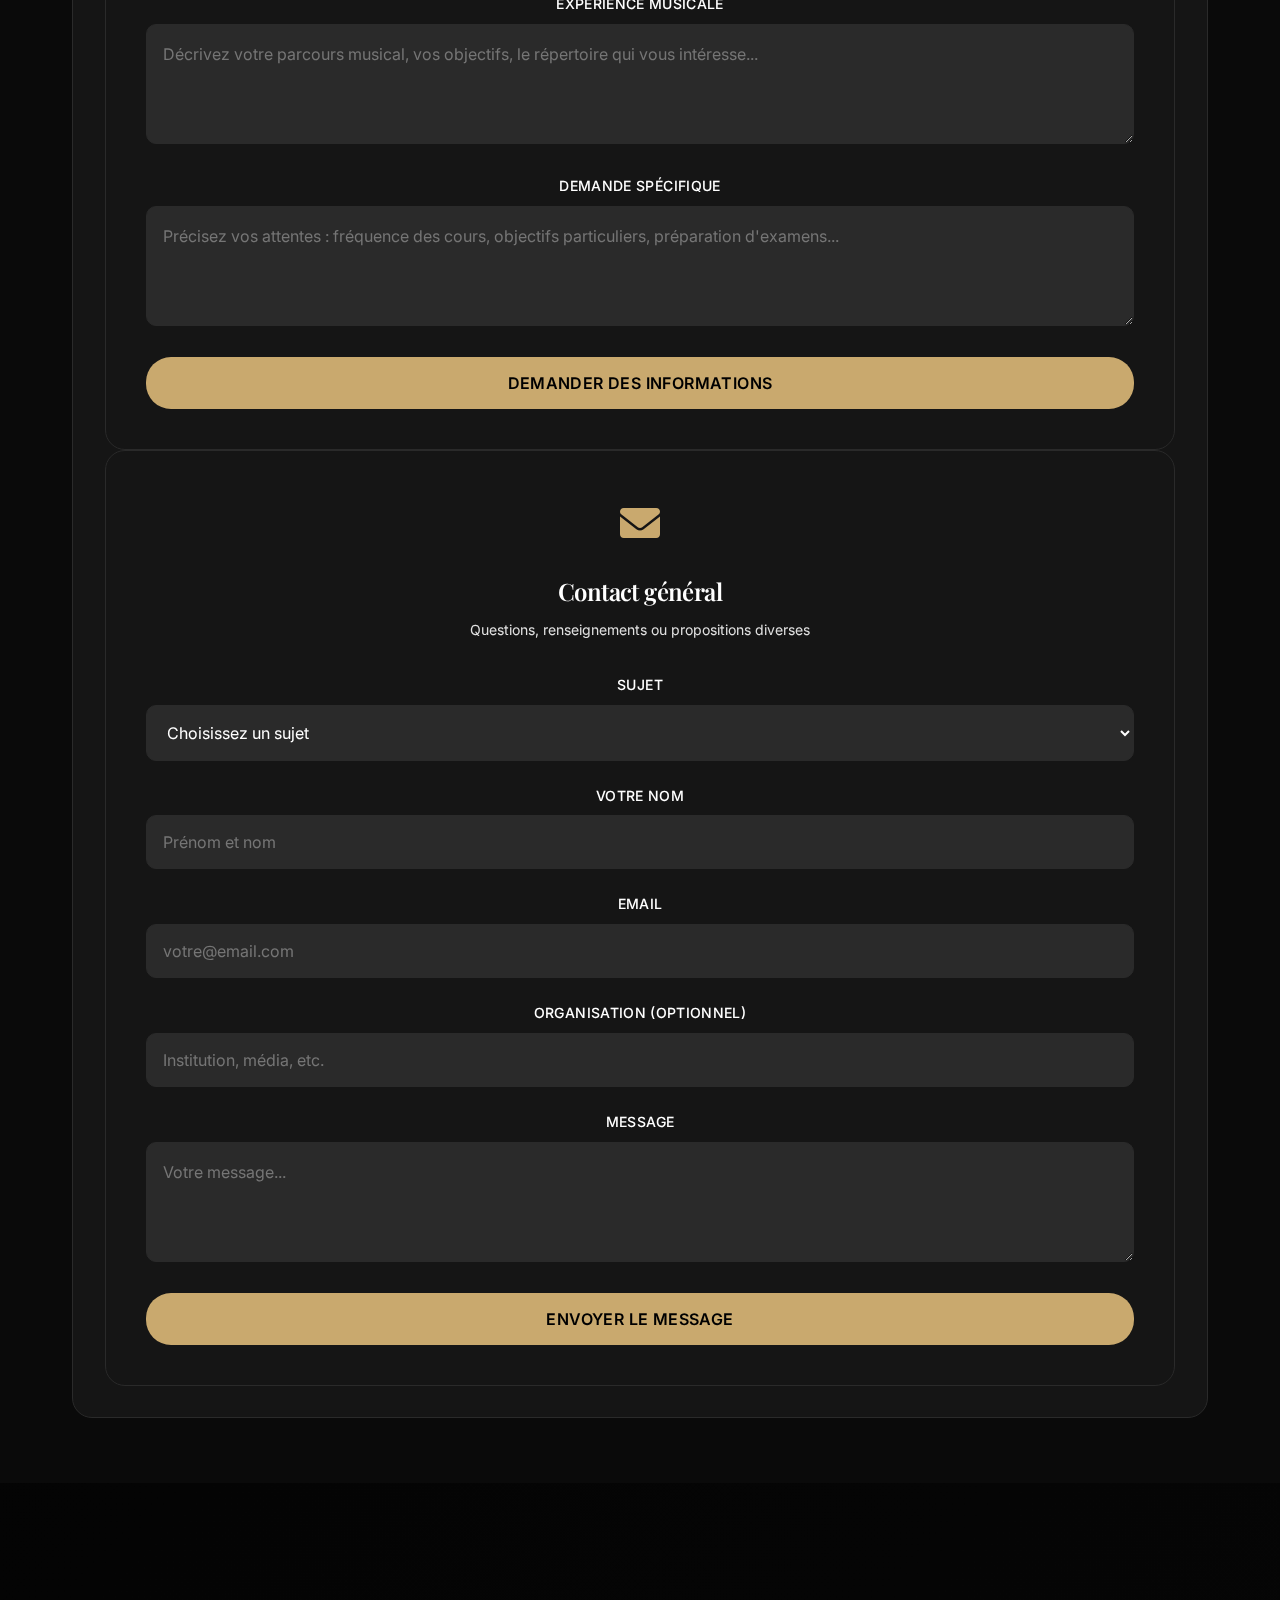
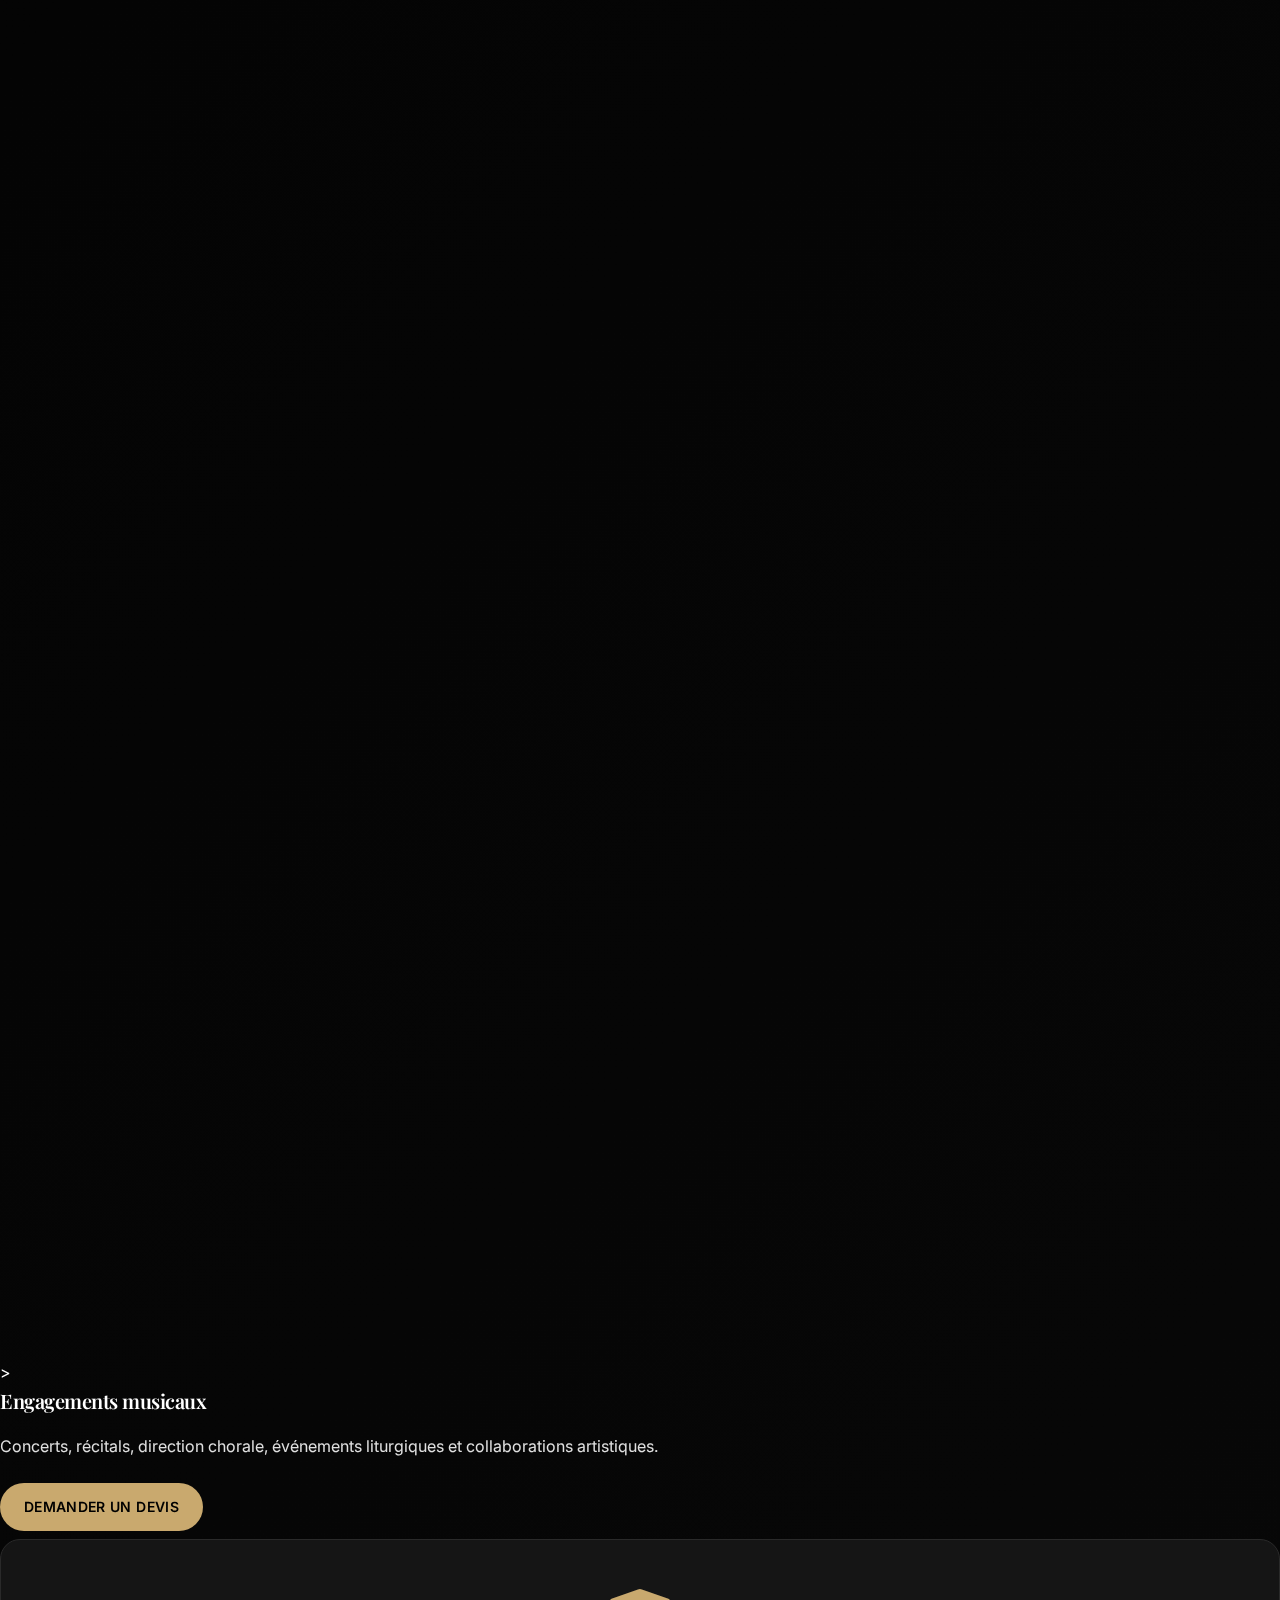
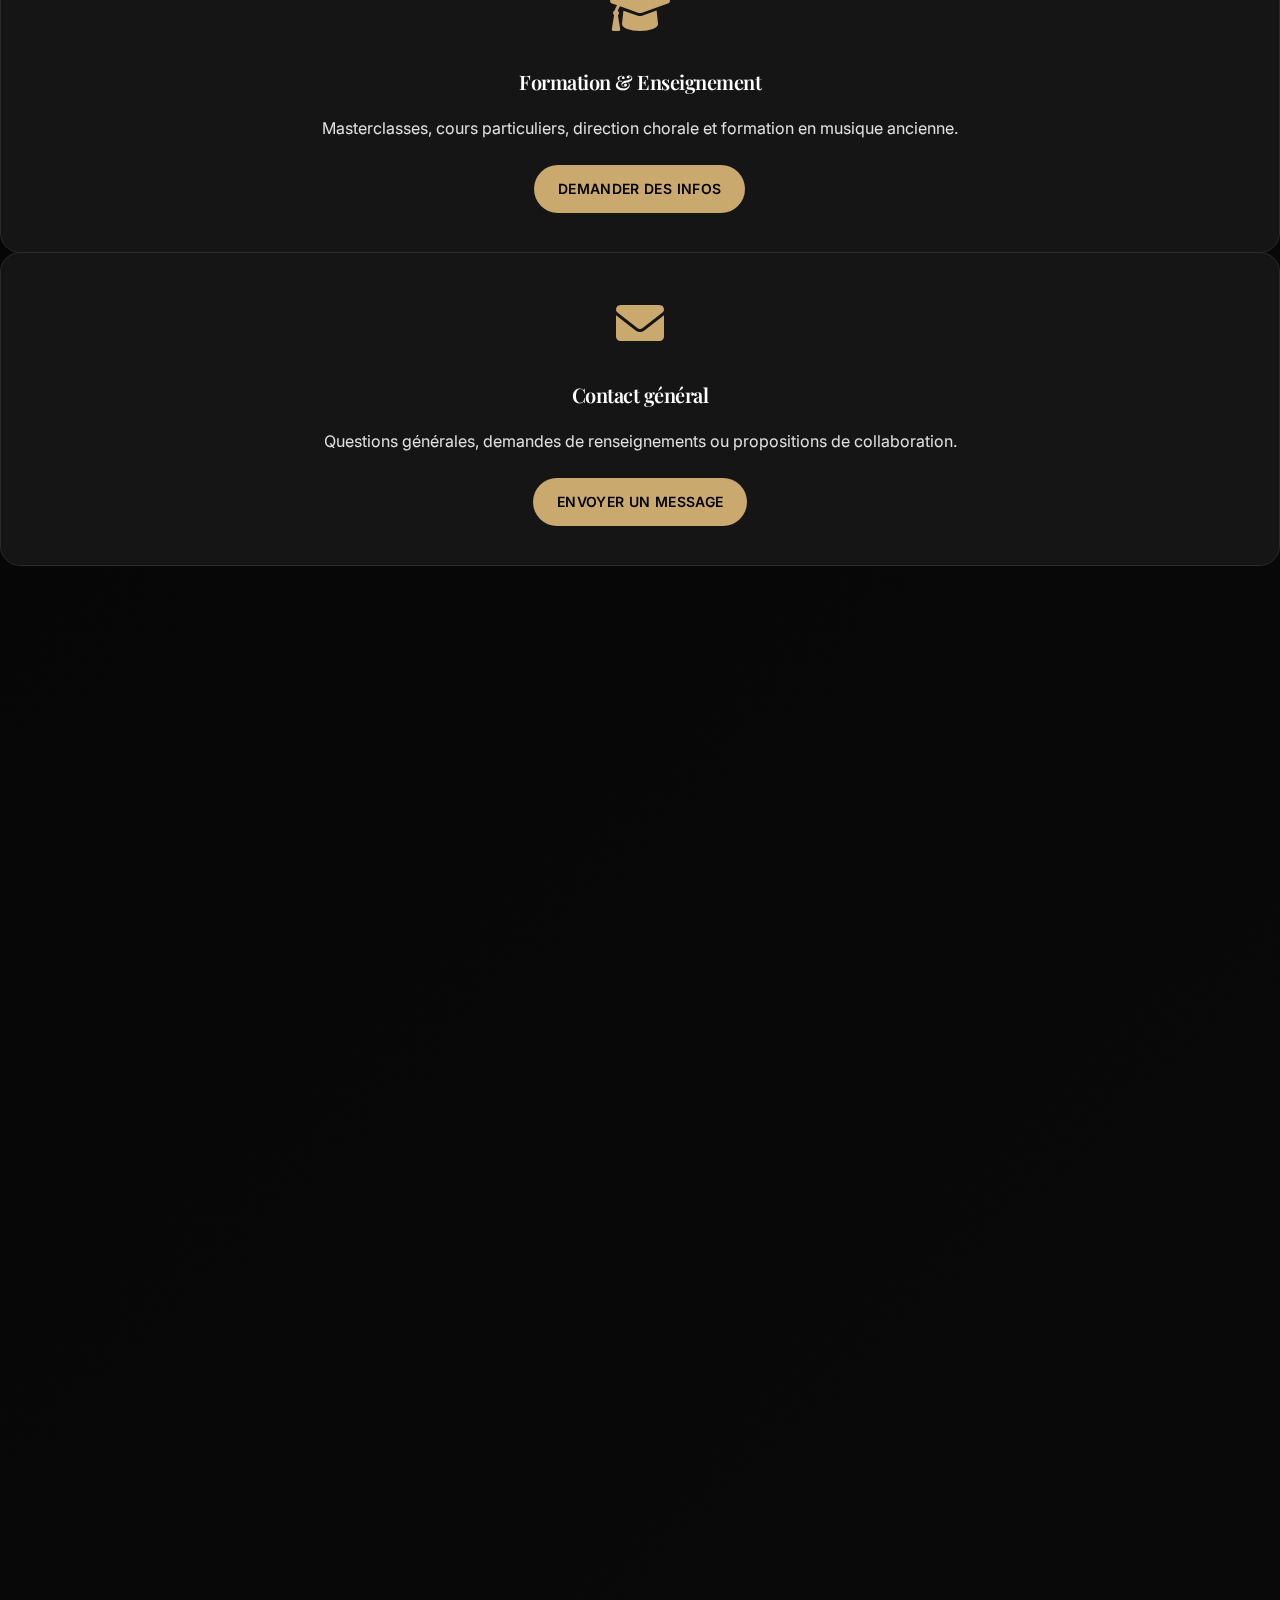
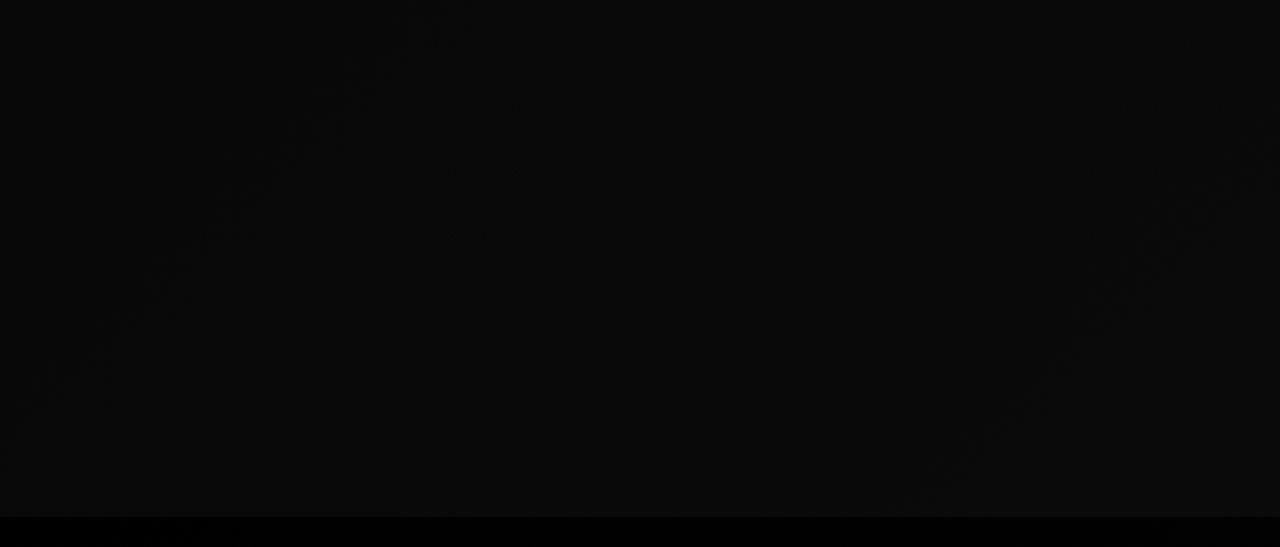
<file: jdwaeber_contact.html>
<!DOCTYPE html>
<html lang="fr">
<head>
    <meta charset="UTF-8">
    <meta name="viewport" content="width=device-width, initial-scale=1.0">
    <title>Contact - Jean-David Waeber</title>
    <link href="https://fonts.googleapis.com/css2?family=Playfair+Display:wght@400;500;600;700;800&family=Inter:wght@300;400;500;600;700&family=Crimson+Text:ital,wght@0,400;0,600;1,400&display=swap" rel="stylesheet">
    <link rel="stylesheet" href="https://cdnjs.cloudflare.com/ajax/libs/font-awesome/6.0.0/css/all.min.css">
    <style>
        :root {
            --primary-dark: #000000;
            --primary-light: #1a1a1a;
            --secondary-light: #2a2a2a;
            --accent-primary: #333333;
            --accent-subtle: #4a4a4a;
            --accent-gold: #c9a96e;
            --accent-gold-light: #d4b676;
            --text-primary: #ffffff;
            --text-secondary: #e0e0e0;
            --text-muted: #a0a0a0;
            --text-subtle: #808080;
            --bg-section: #0a0a0a;
            --bg-card: #151515;
            --border-subtle: #2a2a2a;
            --border-light: #3a3a3a;
            
            --font-serif: 'Playfair Display', serif;
            --font-sans: 'Inter', -apple-system, BlinkMacSystemFont, 'Segoe UI', sans-serif;
            --font-accent: 'Crimson Text', serif;
            
            --text-xs: 0.75rem;
            --text-sm: 0.875rem;
            --text-base: 1rem;
            --text-lg: 1.125rem;
            --text-xl: 1.25rem;
            --text-2xl: 1.5rem;
            --text-3xl: 1.875rem;
            --text-4xl: 2.25rem;
            --text-5xl: 3rem;
            --text-6xl: 3.75rem;
            
            --leading-tight: 1.25;
            --leading-snug: 1.375;
            --leading-normal: 1.5;
            --leading-relaxed: 1.625;
            --leading-loose: 2;
            
            --tracking-tighter: -0.05em;
            --tracking-tight: -0.025em;
            --tracking-normal: 0em;
            --tracking-wide: 0.025em;
            --tracking-wider: 0.05em;
            --tracking-widest: 0.1em;
            
            --shadow-soft: 0 8px 32px rgba(0, 0, 0, 0.6);
            --shadow-intense: 0 16px 64px rgba(0, 0, 0, 0.8);
            --shadow-card: 0 4px 20px rgba(0, 0, 0, 0.5);
            --shadow-subtle: 0 2px 8px rgba(0, 0, 0, 0.3);
            
            /* Animations optimisées avec GPU acceleration */
            --transition-lightning: all 0.15s cubic-bezier(0.4, 0, 0.2, 1);
            --transition-smooth: all 0.3s cubic-bezier(0.25, 0.46, 0.45, 0.94);
            --transition-bounce: all 0.4s cubic-bezier(0.68, -0.55, 0.265, 1.55);
            --transition-elastic: all 0.6s cubic-bezier(0.175, 0.885, 0.32, 1.275);
            --transition-gentle: all 0.8s cubic-bezier(0.23, 1, 0.32, 1);
        }

        * {
            margin: 0;
            padding: 0;
            box-sizing: border-box;
        }

        body {
            font-family: var(--font-sans);
            background: linear-gradient(135deg, var(--primary-dark) 0%, var(--bg-section) 100%);
            color: var(--text-primary);
            line-height: var(--leading-relaxed);
            overflow-x: hidden;
            font-size: var(--text-base);
            letter-spacing: var(--tracking-normal);
            font-feature-settings: 'kern' 1, 'liga' 1, 'calt' 1;
            text-rendering: optimizeLegibility;
            -webkit-font-smoothing: antialiased;
            -moz-osx-font-smoothing: grayscale;
            /* GPU acceleration pour smooth scrolling */
            transform: translateZ(0);
            will-change: scroll-position;
        }

        /* Navigation */
        .navbar {
            position: fixed;
            top: 0;
            width: 100%;
            background: rgba(0, 0, 0, 0.95);
            backdrop-filter: blur(20px);
            z-index: 1000;
            padding: 1rem 0;
            box-shadow: var(--shadow-subtle);
            border-bottom: 1px solid var(--border-subtle);
        }

        .nav-container {
            max-width: 1200px;
            margin: 0 auto;
            display: flex;
            justify-content: space-between;
            align-items: center;
            padding: 0 2rem;
        }

        .logo {
            font-family: var(--font-serif);
            font-size: var(--text-2xl);
            font-weight: 600;
            color: var(--text-primary);
            text-decoration: none;
            transition: var(--transition-smooth);
            letter-spacing: var(--tracking-tight);
        }

        .logo:hover {
            color: var(--accent-gold);
            transform: scale(1.02);
        }

        .nav-menu {
            display: flex;
            list-style: none;
            gap: 2rem;
        }

        .nav-menu a {
            color: var(--text-secondary);
            text-decoration: none;
            font-weight: 500;
            transition: var(--transition-smooth);
            position: relative;
            padding: 0.5rem 0;
            font-size: var(--text-sm);
            letter-spacing: var(--tracking-wide);
            text-transform: uppercase;
        }

        .nav-menu a.active,
        .nav-menu a:hover {
            color: var(--text-primary);
        }

        .nav-menu a::after {
            content: '';
            position: absolute;
            bottom: 0;
            left: 0;
            width: 0;
            height: 2px;
            background: var(--text-primary);
            transition: var(--transition-smooth);
        }

        .nav-menu a:hover::after {
            width: 100%;
        }

        /* Header Section */
        .header {
            padding: 8rem 0 4rem;
            text-align: center;
            position: relative;
            overflow: hidden;
        }

        .header::before {
            content: '';
            position: absolute;
            top: 0;
            left: 0;
            width: 100%;
            height: 100%;
            background: radial-gradient(ellipse at center, var(--text-primary) 0%, transparent 70%);
            opacity: 0.03;
            z-index: 1;
        }

        .header-content {
            position: relative;
            z-index: 2;
            max-width: 800px;
            margin: 0 auto;
            padding: 0 2rem;
        }

        .header-title {
            font-family: var(--font-serif);
            font-size: var(--text-5xl);
            font-weight: 700;
            margin-bottom: 1rem;
            color: var(--text-primary);
            line-height: var(--leading-tight);
            letter-spacing: var(--tracking-tight);
        }

        .header-subtitle {
            font-size: var(--text-xl);
            color: var(--text-secondary);
            margin-bottom: 2rem;
            line-height: var(--leading-relaxed);
            font-weight: 400;
        }

        .container {
            max-width: 1200px;
            margin: 0 auto;
            padding: 0 2rem;
        }

        /* Contact Methods */
        .contact-methods {
            padding: 4rem 0;
            background: var(--bg-section);
            border-top: 1px solid var(--border-subtle);
        }

        .methods-grid {
            display: grid;
            grid-template-columns: repeat(auto-fit, minmax(280px, 1fr));
            gap: 2rem;
            margin-top: 3rem;
        }

        .method-card {
            background: var(--bg-card);
            border-radius: 20px;
            padding: 2rem;
            text-align: center;
            border: 1px solid var(--border-subtle);
            transition: var(--transition-smooth);
            position: relative;
            overflow: hidden;
            cursor: pointer;
            /* GPU acceleration */
            transform: translateZ(0);
            will-change: transform, box-shadow;
            backface-visibility: hidden;
        }

        .method-card::before {
            content: '';
            position: absolute;
            top: -50%;
            left: -50%;
            width: 200%;
            height: 200%;
            background: radial-gradient(circle, var(--accent-gold) 0%, transparent 70%);
            opacity: 0;
            transition: var(--transition-gentle);
            transform: scale(0);
            will-change: transform, opacity;
        }

        .method-card:hover::before {
            opacity: 0.04;
            transform: scale(1);
        }

        .method-card:hover {
            transform: translateY(-12px) translateZ(0);
            box-shadow: var(--shadow-intense);
            border-color: var(--border-light);
        }

        .method-icon {
            font-size: 3rem;
            color: var(--accent-gold);
            margin-bottom: 1rem;
            transition: var(--transition-elastic);
            /* GPU optimization */
            transform: translateZ(0);
            will-change: transform;
        }

        .method-card:hover .method-icon {
            transform: scale(1.25) rotate(8deg) translateZ(0);
        }

        .method-title {
            font-family: var(--font-serif);
            font-size: var(--text-xl);
            font-weight: 600;
            color: var(--text-primary);
            margin-bottom: 1rem;
            letter-spacing: var(--tracking-tight);
        }

        .method-description {
            color: var(--text-secondary);
            line-height: var(--leading-relaxed);
            margin-bottom: 1.5rem;
        }

        .method-action {
            padding: 0.8rem 1.5rem;
            background: var(--accent-gold);
            color: var(--primary-dark);
            border: none;
            border-radius: 25px;
            font-weight: 600;
            cursor: pointer;
            transition: var(--transition-smooth);
            text-decoration: none;
            display: inline-block;
            letter-spacing: var(--tracking-wide);
            text-transform: uppercase;
            font-size: var(--text-sm);
            /* Performance optimization */
            transform: translateZ(0);
            will-change: transform, background-color;
            position: relative;
            overflow: hidden;
        }

        .method-action::before {
            content: '';
            position: absolute;
            top: 0;
            left: -100%;
            width: 100%;
            height: 100%;
            background: linear-gradient(90deg, transparent, rgba(255,255,255,0.2), transparent);
            transition: var(--transition-smooth);
        }

        .method-action:hover::before {
            left: 100%;
        }

        .method-action:hover {
            background: var(--accent-gold-light);
            transform: scale(1.08) translateZ(0);
            box-shadow: 0 8px 25px rgba(201, 169, 110, 0.4);
        }

        .method-action:active {
            transform: scale(1.02) translateZ(0);
            transition: var(--transition-lightning);
        }

        /* Contact Forms */
        .contact-forms {
            padding: 4rem 0;
        }

        .section-header {
            text-align: center;
            margin-bottom: 4rem;
        }

        .section-title {
            font-family: var(--font-serif);
            font-size: var(--text-4xl);
            font-weight: 700;
            margin-bottom: 1rem;
            color: var(--text-primary);
            line-height: var(--leading-tight);
            letter-spacing: var(--tracking-tight);
        }

        .section-subtitle {
            font-size: var(--text-lg);
            color: var(--text-secondary);
            max-width: 600px;
            margin: 0 auto;
            line-height: var(--leading-relaxed);
        }

        .forms-container {
            display: grid;
            grid-template-columns: repeat(auto-fit, minmax(400px, 1fr));
            gap: 3rem;
            margin-top: 3rem;
        }

        .contact-form {
            background: var(--bg-card);
            border-radius: 20px;
            padding: 2.5rem;
            border: 1px solid var(--border-subtle);
            transition: var(--transition-smooth);
            /* GPU acceleration */
            transform: translateZ(0);
            will-change: transform, box-shadow, border-color;
            opacity: 1;
        }

        .contact-form:hover {
            box-shadow: var(--shadow-card);
            border-color: var(--border-light);
            transform: translateY(-3px) translateZ(0);
        }

        /* Animation d'entrée pour les formulaires */
        .contact-form {
            animation: slideInUp 0.6s ease-out backwards;
        }

        .contact-form:nth-child(1) {
            animation-delay: 0.1s;
        }

        .contact-form:nth-child(2) {
            animation-delay: 0.2s;
        }

        .contact-form:nth-child(3) {
            animation-delay: 0.3s;
        }

        @keyframes slideInUp {
            from {
                opacity: 0;
                transform: translateY(30px) translateZ(0);
            }
            to {
                opacity: 1;
                transform: translateY(0) translateZ(0);
            }
        }

        .form-header {
            text-align: center;
            margin-bottom: 2rem;
        }

        .form-icon {
            font-size: 2.5rem;
            color: var(--accent-gold);
            margin-bottom: 1rem;
        }

        .form-title {
            font-family: var(--font-serif);
            font-size: var(--text-2xl);
            font-weight: 600;
            color: var(--text-primary);
            margin-bottom: 0.5rem;
            letter-spacing: var(--tracking-tight);
        }

        .form-description {
            color: var(--text-secondary);
            font-size: var(--text-sm);
        }

        .form-group {
            margin-bottom: 1.5rem;
        }

        .form-label {
            display: block;
            margin-bottom: 0.5rem;
            color: var(--text-primary);
            font-weight: 500;
            font-size: var(--text-sm);
            letter-spacing: var(--tracking-wide);
            text-transform: uppercase;
        }

        .form-input,
        .form-select,
        .form-textarea {
            width: 100%;
            padding: 1rem;
            background: var(--secondary-light);
            border: 1px solid var(--border-subtle);
            border-radius: 10px;
            color: var(--text-primary);
            font-size: var(--text-base);
            transition: var(--transition-smooth);
            font-family: var(--font-sans);
            /* Performance optimization */
            transform: translateZ(0);
            will-change: border-color, box-shadow, background-color;
        }

        .form-input:focus,
        .form-select:focus,
        .form-textarea:focus {
            outline: none;
            border-color: var(--accent-gold);
            box-shadow: 0 0 0 3px rgba(201, 169, 110, 0.25);
            background: var(--accent-primary);
            transform: translateZ(0) scale(1.01);
        }

        /* Animation de focus fluide */
        .form-input:focus,
        .form-select:focus,
        .form-textarea:focus {
            animation: focusPulse 0.3s ease-out;
        }

        @keyframes focusPulse {
            0% {
                box-shadow: 0 0 0 0 rgba(201, 169, 110, 0.4);
            }
            50% {
                box-shadow: 0 0 0 6px rgba(201, 169, 110, 0.2);
            }
            100% {
                box-shadow: 0 0 0 3px rgba(201, 169, 110, 0.25);
            }
        }

        .form-textarea {
            resize: vertical;
            min-height: 120px;
            line-height: var(--leading-relaxed);
        }

        .form-submit {
            width: 100%;
            padding: 1rem 2rem;
            background: var(--accent-gold);
            color: var(--primary-dark);
            border: none;
            border-radius: 25px;
            font-weight: 600;
            cursor: pointer;
            transition: var(--transition-smooth);
            font-size: var(--text-base);
            letter-spacing: var(--tracking-wide);
            text-transform: uppercase;
            font-family: var(--font-sans);
            /* Performance optimization */
            transform: translateZ(0);
            will-change: transform, background-color, box-shadow;
            position: relative;
            overflow: hidden;
        }

        .form-submit::before {
            content: '';
            position: absolute;
            top: 0;
            left: -100%;
            width: 100%;
            height: 100%;
            background: linear-gradient(90deg, transparent, rgba(255,255,255,0.3), transparent);
            transition: var(--transition-smooth);
        }

        .form-submit:hover::before {
            left: 100%;
        }

        .form-submit:hover {
            background: var(--accent-gold-light);
            transform: translateY(-4px) translateZ(0);
            box-shadow: 0 12px 35px rgba(201, 169, 110, 0.4);
        }

        .form-submit:active {
            transform: translateY(-1px) translateZ(0);
            transition: var(--transition-lightning);
        }

        /* Contact Info */
        .contact-info {
            padding: 4rem 0;
            background: var(--bg-section);
            border-top: 1px solid var(--border-subtle);
        }

        .info-grid {
            display: grid;
            grid-template-columns: repeat(auto-fit, minmax(300px, 1fr));
            gap: 3rem;
            margin-top: 3rem;
        }

        .info-card {
            background: var(--bg-card);
            border-radius: 20px;
            padding: 2rem;
            border: 1px solid var(--border-subtle);
            transition: var(--transition-smooth);
            /* GPU acceleration */
            transform: translateZ(0);
            will-change: transform, box-shadow;
        }

        .info-card:hover {
            transform: translateY(-8px) translateZ(0);
            box-shadow: var(--shadow-card);
            border-color: var(--border-light);
        }

        /* Animation d'apparition pour les cartes info */
        .info-card {
            opacity: 0;
            animation: fadeInScale 0.6s ease-out forwards;
        }

        .info-card:nth-child(1) { animation-delay: 0.1s; }
        .info-card:nth-child(2) { animation-delay: 0.2s; }
        .info-card:nth-child(3) { animation-delay: 0.3s; }
        .info-card:nth-child(4) { animation-delay: 0.4s; }

        @keyframes fadeInScale {
            from {
                opacity: 0;
                transform: scale(0.9) translateY(20px) translateZ(0);
            }
            to {
                opacity: 1;
                transform: scale(1) translateY(0) translateZ(0);
            }
        }

        .info-header {
            display: flex;
            align-items: center;
            gap: 1rem;
            margin-bottom: 1.5rem;
        }

        .info-icon {
            font-size: 1.5rem;
            color: var(--accent-gold);
            width: 40px;
            height: 40px;
            display: flex;
            align-items: center;
            justify-content: center;
            background: rgba(201, 169, 110, 0.1);
            border-radius: 50%;
        }

        .info-title {
            font-family: var(--font-serif);
            font-size: var(--text-xl);
            font-weight: 600;
            color: var(--text-primary);
            letter-spacing: var(--tracking-tight);
        }

        .info-content {
            color: var(--text-secondary);
            line-height: var(--leading-relaxed);
        }

        .info-content p {
            margin-bottom: 0.5rem;
        }

        .info-content a {
            color: var(--accent-gold);
            text-decoration: none;
            transition: var(--transition-smooth);
        }

        .info-content a:hover {
            color: var(--accent-gold-light);
            text-decoration: underline;
        }

        /* Newsletter */
        .newsletter {
            padding: 4rem 0;
            text-align: center;
        }

        .newsletter-card {
            background: var(--bg-card);
            border-radius: 20px;
            padding: 3rem;
            border: 1px solid var(--border-subtle);
            max-width: 600px;
            margin: 0 auto;
            position: relative;
            overflow: hidden;
        }

        .newsletter-card::before {
            content: '';
            position: absolute;
            top: 0;
            left: 0;
            width: 100%;
            height: 100%;
            background: linear-gradient(135deg, var(--accent-gold) 0%, transparent 100%);
            opacity: 0.05;
            z-index: 1;
        }

        .newsletter-content {
            position: relative;
            z-index: 2;
        }

        .newsletter-icon {
            font-size: 3rem;
            color: var(--accent-gold);
            margin-bottom: 1rem;
        }

        .newsletter-title {
            font-family: var(--font-serif);
            font-size: var(--text-2xl);
            font-weight: 600;
            color: var(--text-primary);
            margin-bottom: 1rem;
            letter-spacing: var(--tracking-tight);
        }

        .newsletter-description {
            color: var(--text-secondary);
            margin-bottom: 2rem;
            line-height: var(--leading-relaxed);
        }

        .newsletter-form {
            display: flex;
            gap: 1rem;
            flex-wrap: wrap;
        }

        .newsletter-input {
            flex: 1;
            min-width: 200px;
            padding: 1rem;
            background: var(--secondary-light);
            border: 1px solid var(--border-subtle);
            border-radius: 25px;
            color: var(--text-primary);
            font-size: var(--text-base);
            transition: var(--transition-smooth);
        }

        .newsletter-input:focus {
            outline: none;
            border-color: var(--accent-gold);
            box-shadow: 0 0 0 3px rgba(201, 169, 110, 0.2);
        }

        .newsletter-submit {
            padding: 1rem 2rem;
            background: var(--accent-gold);
            color: var(--primary-dark);
            border: none;
            border-radius: 25px;
            font-weight: 600;
            cursor: pointer;
            transition: var(--transition-smooth);
            white-space: nowrap;
            letter-spacing: var(--tracking-wide);
            text-transform: uppercase;
            font-size: var(--text-sm);
            /* GPU acceleration */
            transform: translateZ(0);
            will-change: transform, background-color;
            position: relative;
            overflow: hidden;
        }

        .newsletter-submit::before {
            content: '';
            position: absolute;
            top: 0;
            left: -100%;
            width: 100%;
            height: 100%;
            background: linear-gradient(90deg, transparent, rgba(255,255,255,0.3), transparent);
            transition: var(--transition-smooth);
        }

        .newsletter-submit:hover::before {
            left: 100%;
        }

        .newsletter-submit:hover {
            background: var(--accent-gold-light);
            transform: scale(1.08) translateZ(0);
            box-shadow: 0 8px 25px rgba(201, 169, 110, 0.4);
        }

        /* Responsive */
        @media (max-width: 768px) {
            .header-title {
                font-size: var(--text-4xl);
            }

            .forms-container {
                grid-template-columns: 1fr;
                gap: 2rem;
            }

            .contact-form {
                padding: 2rem;
            }

            .newsletter-form {
                flex-direction: column;
            }

            .newsletter-input {
                min-width: auto;
            }

            .nav-menu {
                display: none;
            }
        }

        /* Success States - Animations améliorées */
        .form-success {
            background: rgba(40, 167, 69, 0.1);
            border: 1px solid #28a745;
            color: #28a745;
            padding: 1rem;
            border-radius: 10px;
            margin-top: 1rem;
            text-align: center;
            display: none;
            transform: translateZ(0);
        }

        .form-success.show {
            display: block;
            animation: successSlide 0.6s cubic-bezier(0.175, 0.885, 0.32, 1.275);
        }

        @keyframes successSlide {
            0% {
                opacity: 0;
                transform: translateY(-20px) scale(0.9) translateZ(0);
            }
            50% {
                transform: translateY(-5px) scale(1.05) translateZ(0);
            }
            100% {
                opacity: 1;
                transform: translateY(0) scale(1) translateZ(0);
            }
        }

        /* Loading States - Améliorés */
        .form-loading {
            opacity: 0.7;
            pointer-events: none;
            filter: grayscale(0.3);
            transition: var(--transition-smooth);
        }

        .form-submit.loading {
            position: relative;
            color: transparent;
        }

        .form-submit.loading::after {
            content: '';
            position: absolute;
            width: 20px;
            height: 20px;
            border: 2px solid transparent;
            border-top: 2px solid var(--primary-dark);
            border-radius: 50%;
            animation: smoothSpin 0.8s linear infinite;
            top: 50%;
            left: 50%;
            transform: translate(-50%, -50%);
        }

        @keyframes smoothSpin {
            0% { transform: translate(-50%, -50%) rotate(0deg); }
            100% { transform: translate(-50%, -50%) rotate(360deg); }
        }

        /* Validation Error States */
        .form-input.error,
        .form-select.error,
        .form-textarea.error {
            border-color: #dc3545;
            box-shadow: 0 0 0 3px rgba(220, 53, 69, 0.25);
            animation: errorShake 0.4s ease-in-out;
        }

        @keyframes errorShake {
            0%, 100% { transform: translateX(0) translateZ(0); }
            25% { transform: translateX(-5px) translateZ(0); }
            75% { transform: translateX(5px) translateZ(0); }
        }

        /* Scroll-triggered animations */
        .scroll-animate {
            opacity: 0;
            transform: translateY(30px) translateZ(0);
            transition: var(--transition-gentle);
        }

        .scroll-animate.visible {
            opacity: 1;
            transform: translateY(0) translateZ(0);
        }

        /* Performance optimizations */
        .method-card,
        .contact-form,
        .info-card,
        .newsletter-card {
            contain: layout style paint;
        }

        /* Reduced motion for accessibility */
        @media (prefers-reduced-motion: reduce) {
            * {
                animation-duration: 0.01ms !important;
                animation-iteration-count: 1 !important;
                transition-duration: 0.01ms !important;
            }
            
            .method-card:hover,
            .contact-form:hover,
            .info-card:hover {
                transform: none;
            }
        }

        .form-submit.loading {
            position: relative;
        }

        .form-submit.loading::after {
            content: '';
            position: absolute;
            width: 20px;
            height: 20px;
            border: 2px solid transparent;
            border-top: 2px solid var(--primary-dark);
            border-radius: 50%;
            animation: spin 1s linear infinite;
            top: 50%;
            left: 50%;
            transform: translate(-50%, -50%);
        }

        @keyframes spin {
            0% { transform: translate(-50%, -50%) rotate(0deg); }
            100% { transform: translate(-50%, -50%) rotate(360deg); }
        }
    </style>
</head>
<body>
    <!-- Navigation -->
    <nav class="navbar">
        <div class="nav-container">
            <a href="#" class="logo">Jean-David Waeber</a>
            <ul class="nav-menu">
                <li><a href="#accueil">Accueil</a></li>
                <li><a href="#biographie">Biographie</a></li>
                <li><a href="#repertoire">Répertoire</a></li>
                <li><a href="#agenda">Agenda</a></li>
                <li><a href="#galerie">Galerie</a></li>
                <li><a href="#media">Média</a></li>
                <li><a href="#contact" class="active">Contact</a></li>
            </ul>
        </div>
    </nav>

    <!-- Header -->
    <section class="header">
        <div class="header-content">
            <h1 class="header-title">Contact</h1>
            <p class="header-subtitle">
                Pour toute collaboration artistique, engagement ou projet pédagogique, 
                je serais ravi d'échanger avec vous.
            </p>
        </div>
    </section>

    <!-- Contact Methods -->
    <section class="contact-methods">
        <div class="container">
            <div class="section-header">
                <h2 class="section-title">Comment me contacter ?</h2>
                <p class="section-subtitle">Choisissez la méthode qui correspond le mieux à votre demande</p>
            </div>
            
            <div class="methods-grid">
                <div class="method-card" onclick="scrollToForm('concert')">
                    <div class="method-icon">
                        <i class="fas fa-music"></i>
                    </div>

                <!-- Education Form -->
                <div class="contact-form" id="education-form">
                    <div class="form-header">
                        <div class="form-icon">
                            <i class="fas fa-graduation-cap"></i>
                        </div>
                        <h3 class="form-title">Formation & Enseignement</h3>
                        <p class="form-description">Masterclasses, cours particuliers et formation musicale</p>
                    </div>
                    
                    <form class="education-form" onsubmit="submitForm(event, 'education')">
                        <div class="form-group">
                            <label class="form-label">Type de formation</label>
                            <select class="form-select" name="training_type" required>
                                <option value="">Sélectionnez le type</option>
                                <option value="masterclass">Masterclass</option>
                                <option value="cours-particulier">Cours particulier</option>
                                <option value="direction-chorale">Direction chorale</option>
                                <option value="orgue">Orgue</option>
                                <option value="musique-ancienne">Musique ancienne</option>
                                <option value="maitrisienne">École maîtrisienne</option>
                            </select>
                        </div>

                        <div class="form-group">
                            <label class="form-label">Niveau</label>
                            <select class="form-select" name="level" required>
                                <option value="">Votre niveau</option>
                                <option value="debutant">Débutant</option>
                                <option value="intermediaire">Intermédiaire</option>
                                <option value="avance">Avancé</option>
                                <option value="professionnel">Professionnel</option>
                                <option value="enseignant">Enseignant</option>
                            </select>
                        </div>

                        <div class="form-group">
                            <label class="form-label">Âge / Public concerné</label>
                            <select class="form-select" name="age_group">
                                <option value="">Sélectionnez</option>
                                <option value="enfant">Enfant (8-12 ans)</option>
                                <option value="adolescent">Adolescent (13-17 ans)</option>
                                <option value="adulte">Adulte (18+ ans)</option>
                                <option value="groupe">Groupe / Chœur</option>
                                <option value="institution">Institution</option>
                            </select>
                        </div>

                        <div class="form-group">
                            <label class="form-label">Votre nom</label>
                            <input type="text" class="form-input" name="student_name" required placeholder="Prénom et nom">
                        </div>

                        <div class="form-group">
                            <label class="form-label">Email</label>
                            <input type="email" class="form-input" name="email" required placeholder="votre@email.com">
                        </div>

                        <div class="form-group">
                            <label class="form-label">Téléphone</label>
                            <input type="tel" class="form-input" name="phone" placeholder="+41 xx xxx xx xx">
                        </div>

                        <div class="form-group">
                            <label class="form-label">Expérience musicale</label>
                            <textarea class="form-textarea" name="experience" placeholder="Décrivez votre parcours musical, vos objectifs, le répertoire qui vous intéresse..."></textarea>
                        </div>

                        <div class="form-group">
                            <label class="form-label">Demande spécifique</label>
                            <textarea class="form-textarea" name="specific_request" required placeholder="Précisez vos attentes : fréquence des cours, objectifs particuliers, préparation d'examens..."></textarea>
                        </div>

                        <button type="submit" class="form-submit">
                            Demander des informations
                        </button>

                        <div class="form-success">
                            <i class="fas fa-check-circle"></i>
                            Votre demande a été envoyée ! Je vous contacterai pour discuter de votre projet de formation.
                        </div>
                    </form>
                </div>

                <!-- General Contact Form -->
                <div class="contact-form" id="general-form">
                    <div class="form-header">
                        <div class="form-icon">
                            <i class="fas fa-envelope"></i>
                        </div>
                        <h3 class="form-title">Contact général</h3>
                        <p class="form-description">Questions, renseignements ou propositions diverses</p>
                    </div>
                    
                    <form class="general-form" onsubmit="submitForm(event, 'general')">
                        <div class="form-group">
                            <label class="form-label">Sujet</label>
                            <select class="form-select" name="subject" required>
                                <option value="">Choisissez un sujet</option>
                                <option value="information">Demande d'information</option>
                                <option value="media">Demande média / presse</option>
                                <option value="collaboration">Proposition de collaboration</option>
                                <option value="repertoire">Question sur le répertoire</option>
                                <option value="agenda">Information sur l'agenda</option>
                                <option value="autre">Autre</option>
                            </select>
                        </div>

                        <div class="form-group">
                            <label class="form-label">Votre nom</label>
                            <input type="text" class="form-input" name="contact_name" required placeholder="Prénom et nom">
                        </div>

                        <div class="form-group">
                            <label class="form-label">Email</label>
                            <input type="email" class="form-input" name="email" required placeholder="votre@email.com">
                        </div>

                        <div class="form-group">
                            <label class="form-label">Organisation (optionnel)</label>
                            <input type="text" class="form-input" name="organization" placeholder="Institution, média, etc.">
                        </div>

                        <div class="form-group">
                            <label class="form-label">Message</label>
                            <textarea class="form-textarea" name="message" required placeholder="Votre message..."></textarea>
                        </div>

                        <button type="submit" class="form-submit">
                            Envoyer le message
                        </button>

                        <div class="form-success">
                            <i class="fas fa-check-circle"></i>
                            Votre message a été envoyé avec succès ! Je vous répondrai rapidement.
                        </div>
                    </form>
                </div>
            </div>
        </div>
    </section>

    <!-- Contact Information -->
    <section class="contact-info">
        <div class="container">
            <div class="section-header">
                <h2 class="section-title">Informations pratiques</h2>
                <p class="section-subtitle">Coordonnées et lieux d'activité</p>
            </div>
            
            <div class="info-grid">
                <div class="info-card">
                    <div class="info-header">
                        <div class="info-icon">
                            <i class="fas fa-church"></i>
                        </div>
                        <h3 class="info-title">Cathédrale de Sion</h3>
                    </div>
                    <div class="info-content">
                        <p><strong>Maître de chapelle</strong></p>
                        <p>Cathédrale Notre-Dame-du-Glarier</p>
                        <p>Rue de la Cathédrale</p>
                        <p>1950 Sion, Valais</p>
                        <p><a href="mailto:maitrise@cath-sion.ch">maitrise@cath-sion.ch</a></p>
                    </div>
                </div>

                <div class="info-card">
                    <div class="info-header">
                        <div class="info-icon">
                            <i class="fas fa-school"></i>
                        </div>
                        <h3 class="info-title">Enseignement</h3>
                    </div>
                    <div class="info-content">
                        <p><strong>Lycée-Collège des Creusets</strong></p>
                        <p>Formation musicale</p>
                        <p><strong>École maîtrisienne</strong></p>
                        <p>30 jeunes musiciens</p>
                        <p>Chant, orgue, direction chorale</p>
                    </div>
                </div>

                <div class="info-card">
                    <div class="info-header">
                        <div class="info-icon">
                            <i class="fas fa-users"></i>
                        </div>
                        <h3 class="info-title">Ensembles dirigés</h3>
                    </div>
                    <div class="info-content">
                        <p><strong>Chœur Oracantat de Sion</strong></p>
                        <p>Répertoire sacré et polyphonie</p>
                        <p><strong>Maîtrise cathédrale</strong></p>
                        <p>Différents ensembles</p>
                        <p>Du grégorien au contemporain</p>
                    </div>
                </div>

                <div class="info-card">
                    <div class="info-header">
                        <div class="info-icon">
                            <i class="fas fa-calendar-alt"></i>
                        </div>
                        <h3 class="info-title">Disponibilités</h3>
                    </div>
                    <div class="info-content">
                        <p><strong>Réponse sous 48h</strong></p>
                        <p>Consultez l'agenda en ligne</p>
                        <p><strong>Délai de réservation :</strong></p>
                        <p>• Concerts : 3-6 mois</p>
                        <p>• Masterclasses : 1-2 mois</p>
                        <p>• Cours : selon disponibilités</p>
                    </div>
                </div>
            </div>
        </div>
    </section>

    <!-- Newsletter -->
    <section class="newsletter">
        <div class="container">
            <div class="newsletter-card">
                <div class="newsletter-content">
                    <div class="newsletter-icon">
                        <i class="fas fa-paper-plane"></i>
                    </div>
                    <h3 class="newsletter-title">Restez informé</h3>
                    <p class="newsletter-description">
                        Recevez les actualités, nouveaux concerts et créations musicales directement dans votre boîte mail.
                    </p>
                    <form class="newsletter-form" onsubmit="submitNewsletter(event)">
                        <input type="email" class="newsletter-input" name="newsletter_email" placeholder="Votre adresse email" required>
                        <button type="submit" class="newsletter-submit">S'abonner</button>
                    </form>
                </div>
            </div>
        </div>
    </section>

    <script>
        // Enhanced form handling avec bug fixes
        function scrollToForm(formType) {
            const formsSection = document.getElementById('contact-forms');
            const targetForm = document.getElementById(`${formType}-form`);
            
            if (!formsSection || !targetForm) {
                console.error('Form elements not found');
                return;
            }
            
            // Prevent multiple rapid clicks
            if (scrollToForm.isScrolling) return;
            scrollToForm.isScrolling = true;
            
            // Smooth scroll optimisé
            formsSection.scrollIntoView({ 
                behavior: 'smooth',
                block: 'start'
            });
            
            // Animation de highlight améliorée avec cleanup
            setTimeout(() => {
                try {
                    // Reset all forms safely
                    document.querySelectorAll('.contact-form').forEach(form => {
                        form.style.transform = 'translateY(0) translateZ(0)';
                        form.style.border = '1px solid var(--border-subtle)';
                        form.style.boxShadow = 'none';
                        form.style.transition = 'var(--transition-smooth)';
                    });
                    
                    // Highlight target form avec error handling
                    if (targetForm) {
                        targetForm.style.transition = 'all 0.6s cubic-bezier(0.175, 0.885, 0.32, 1.275)';
                        targetForm.style.transform = 'translateY(-8px) scale(1.02) translateZ(0)';
                        targetForm.style.border = '2px solid var(--accent-gold)';
                        targetForm.style.boxShadow = '0 15px 40px rgba(201, 169, 110, 0.3)';
                        
                        // Pulse effect avec cleanup
                        const pulseTimeout = setTimeout(() => {
                            if (targetForm) {
                                targetForm.style.transform = 'translateY(-5px) scale(1.01) translateZ(0)';
                            }
                        }, 300);
                        
                        // Reset avec cleanup automatique
                        const resetTimeout = setTimeout(() => {
                            if (targetForm) {
                                targetForm.style.transition = 'var(--transition-smooth)';
                                targetForm.style.transform = 'translateY(0) translateZ(0)';
                                targetForm.style.border = '1px solid var(--border-subtle)';
                                targetForm.style.boxShadow = 'var(--shadow-card)';
                            }
                            scrollToForm.isScrolling = false;
                        }, 3000);
                        
                        // Store timeouts for cleanup
                        targetForm._pulseTimeout = pulseTimeout;
                        targetForm._resetTimeout = resetTimeout;
                        
                        // Focus avec error handling
                        focusForm(`${formType}-form`);
                    }
                } catch (error) {
                    console.error('Error in form highlighting:', error);
                    scrollToForm.isScrolling = false;
                }
            }, 800);
        }

        function submitForm(event, formType) {
            event.preventDefault();
            
            const form = event.target;
            const submitButton = form.querySelector('.form-submit');
            const successMessage = form.querySelector('.form-success');
            
            // Prevent double submission
            if (submitButton.classList.contains('loading')) {
                return false;
            }
            
            // Validate all fields before submission
            let isValid = true;
            const fields = form.querySelectorAll('.form-input[required], .form-select[required], .form-textarea[required]');
            
            fields.forEach(field => {
                if (!validateField(field)) {
                    isValid = false;
                }
            });
            
            if (!isValid) {
                // Shake form for invalid submission
                form.style.animation = 'errorShake 0.4s ease-in-out';
                setTimeout(() => {
                    form.style.animation = '';
                }, 400);
                return false;
            }
            
            try {
                // Enhanced loading state avec protection
                submitButton.classList.add('loading');
                submitButton.disabled = true;
                submitButton.style.transform = 'scale(0.98) translateZ(0)';
                submitButton.style.pointerEvents = 'none';
                
                // Form loading animation
                form.classList.add('form-loading');
                form.style.transform = 'scale(0.99) translateZ(0)';
                
                // Simulate form submission avec timeout protection
                const submissionTimeout = setTimeout(() => {
                    try {
                        // Remove loading state avec animation
                        submitButton.classList.remove('loading');
                        submitButton.disabled = false;
                        submitButton.style.transform = 'scale(1) translateZ(0)';
                        submitButton.style.pointerEvents = 'auto';
                        form.classList.remove('form-loading');
                        form.style.transform = 'scale(1) translateZ(0)';
                        
                        // Success animation avec error handling
                        if (successMessage) {
                            successMessage.classList.add('show');
                        }
                        
                        // Form success pulse
                        form.style.animation = 'successPulse 0.6s ease-out';
                        
                        // Reset form avec animation progressive
                        const resetForm = () => {
                            const elements = Array.from(form.elements).filter(el => el.type !== 'submit');
                            elements.forEach((element, index) => {
                                setTimeout(() => {
                                    if (element && element.value !== undefined) {
                                        element.value = '';
                                        element.style.animation = 'fadeOut 0.3s ease-out';
                                        setTimeout(() => {
                                            if (element) element.style.animation = '';
                                        }, 300);
                                    }
                                }, index * 50);
                            });
                        };
                        
                        setTimeout(resetForm, 500);
                        
                        // Reset button text avec protection
                        setTimeout(() => {
                            if (submitButton) {
                                const buttonTexts = {
                                    'engagement': 'Envoyer la demande',
                                    'education': 'Demander des informations',
                                    'general': 'Envoyer le message'
                                };
                                submitButton.textContent = buttonTexts[formType] || 'Envoyer';
                                form.style.animation = '';
                            }
                        }, 1000);
                        
                        // Hide success message avec fade out
                        if (successMessage) {
                            const hideTimeout = setTimeout(() => {
                                successMessage.style.animation = 'fadeOut 0.5s ease-out';
                                setTimeout(() => {
                                    successMessage.classList.remove('show');
                                    successMessage.style.animation = '';
                                }, 500);
                            }, 4000);
                            
                            // Store timeout for cleanup
                            successMessage._hideTimeout = hideTimeout;
                        }
                        
                    } catch (error) {
                        console.error('Error in form submission completion:', error);
                        // Fallback reset
                        submitButton.classList.remove('loading');
                        submitButton.disabled = false;
                        form.classList.remove('form-loading');
                    }
                }, 2500);
                
                // Store timeout for cleanup
                form._submissionTimeout = submissionTimeout;
                
            } catch (error) {
                console.error('Error in form submission:', error);
                // Emergency reset
                submitButton.classList.remove('loading');
                submitButton.disabled = false;
                form.classList.remove('form-loading');
            }
            
            return false;
        }

        function submitNewsletter(event) {
            event.preventDefault();
            
            const form = event.target;
            const submitButton = form.querySelector('.newsletter-submit');
            const input = form.querySelector('.newsletter-input');
            
            // Prevent double submission
            if (submitButton.disabled) return false;
            
            // Validate email
            const email = input.value.trim();
            const emailRegex = /^[^\s@]+@[^\s@]+\.[^\s@]+$/;
            
            if (!email || !emailRegex.test(email)) {
                input.style.animation = 'errorShake 0.4s ease-in-out';
                input.focus();
                setTimeout(() => {
                    input.style.animation = '';
                }, 400);
                return false;
            }
            
            try {
                // Enhanced loading animation avec protection
                submitButton.disabled = true;
                submitButton.style.transform = 'scale(0.95) translateZ(0)';
                submitButton.textContent = 'Inscription...';
                submitButton.style.opacity = '0.8';
                
                // Input animation
                input.style.transform = 'scale(0.98) translateZ(0)';
                input.style.opacity = '0.7';
                input.disabled = true;
                
                // Simulate newsletter subscription avec timeout
                const subscriptionTimeout = setTimeout(() => {
                    try {
                        // Success state avec animation
                        submitButton.textContent = 'Inscrit !';
                        submitButton.style.background = '#28a745';
                        submitButton.style.transform = 'scale(1.05) translateZ(0)';
                        
                        // Input success animation
                        input.style.animation = 'successGlow 0.6s ease-out';
                        input.value = '';
                        
                        // Reset input state
                        setTimeout(() => {
                            if (input) {
                                input.style.transform = 'scale(1) translateZ(0)';
                                input.style.opacity = '1';
                                input.style.animation = '';
                                input.disabled = false;
                            }
                        }, 600);
                        
                        // Reset button
                        setTimeout(() => {
                            if (submitButton) {
                                submitButton.textContent = 'S\'abonner';
                                submitButton.style.background = 'var(--accent-gold)';
                                submitButton.style.opacity = '1';
                                submitButton.style.transform = 'scale(1) translateZ(0)';
                                submitButton.disabled = false;
                            }
                        }, 2500);
                        
                    } catch (error) {
                        console.error('Error in newsletter completion:', error);
                        // Fallback reset
                        submitButton.disabled = false;
                        input.disabled = false;
                    }
                }, 1200);
                
                // Store timeout for cleanup
                form._subscriptionTimeout = subscriptionTimeout;
                
            } catch (error) {
                console.error('Error in newsletter submission:', error);
                // Emergency reset
                submitButton.disabled = false;
                input.disabled = false;
            }
            
            return false;
        }

        // Enhanced validation avec debouncing
        function validateField(field) {
            if (!field) return false;
            
            // Clear previous validation timeout
            if (field._validationTimeout) {
                clearTimeout(field._validationTimeout);
            }
            
            // Debounce validation
            field._validationTimeout = setTimeout(() => {
                try {
                    const value = field.value.trim();
                    const isRequired = field.hasAttribute('required');
                    const isEmail = field.type === 'email';
                    const isPhone = field.type === 'tel';
                    
                    // Remove previous states
                    field.classList.remove('error');
                    field.style.animation = '';
                    
                    let isValid = true;
                    
                    // Validation logic
                    if (isRequired && !value) {
                        isValid = false;
                    } else if (isEmail && value) {
                        const emailRegex = /^[^\s@]+@[^\s@]+\.[^\s@]+$/;
                        if (!emailRegex.test(value)) isValid = false;
                    } else if (isPhone && value) {
                        const phoneRegex = /^[\+]?[0-9\s\-\(\)]{10,}$/;
                        if (!phoneRegex.test(value)) isValid = false;
                    }
                    
                    if (!isValid && value) { // Only show error if user tried to input something
                        field.classList.add('error');
                        setTimeout(() => {
                            if (field) field.style.animation = 'errorShake 0.4s ease-in-out';
                        }, 50);
                    } else if (value && isValid) {
                        // Success animation only for filled valid fields
                        field.style.animation = 'successGlow 0.4s ease-out';
                        setTimeout(() => {
                            if (field) field.style.animation = '';
                        }, 400);
                    }
                    
                    return isValid;
                } catch (error) {
                    console.error('Error in field validation:', error);
                    return false;
                }
            }, 300);
            
            return true;
        }

        // Enhanced ripple effect avec cleanup
        function createRippleEffect(element, event) {
            try {
                // Clean existing ripples
                const existingRipples = element.querySelectorAll('.ripple-effect');
                existingRipples.forEach(ripple => ripple.remove());
                
                const ripple = document.createElement('div');
                const rect = element.getBoundingClientRect();
                const size = Math.max(rect.width, rect.height);
                const x = event.clientX - rect.left - size / 2;
                const y = event.clientY - rect.top - size / 2;
                
                ripple.className = 'ripple-effect';
                ripple.style.cssText = `
                    position: absolute;
                    width: ${size}px;
                    height: ${size}px;
                    left: ${x}px;
                    top: ${y}px;
                    background: rgba(201, 169, 110, 0.3);
                    border-radius: 50%;
                    transform: scale(0);
                    animation: ripple 0.6s ease-out;
                    pointer-events: none;
                    z-index: 1;
                `;
                
                element.appendChild(ripple);
                
                // Auto cleanup
                setTimeout(() => {
                    if (ripple && ripple.parentNode) {
                        ripple.remove();
                    }
                }, 600);
                
            } catch (error) {
                console.error('Error creating ripple effect:', error);
            }
        }

        // Scroll-triggered animations
        function initScrollAnimations() {
            const observer = new IntersectionObserver((entries) => {
                entries.forEach(entry => {
                    if (entry.isIntersecting) {
                        entry.target.classList.add('visible');
                        
                        // Staggered animation for children
                        const children = entry.target.querySelectorAll('.method-card, .contact-form, .info-card');
                        children.forEach((child, index) => {
                            setTimeout(() => {
                                child.style.animation = `slideInUp 0.6s ease-out forwards`;
                                child.style.animationDelay = `${index * 0.1}s`;
                            }, 100);
                        });
                    }
                });
            }, {
                threshold: 0.1,
                rootMargin: '0px 0px -50px 0px'
            });

            // Observe sections
            document.querySelectorAll('.contact-methods, .contact-forms, .contact-info, .newsletter').forEach(section => {
                section.classList.add('scroll-animate');
                observer.observe(section);
            });
        }

        // Enhanced form interactions
        function initFormInteractions() {
            // Method cards enhanced hover
            document.querySelectorAll('.method-card').forEach(card => {
                card.addEventListener('mouseenter', function() {
                    this.style.transform = 'translateY(-12px) translateZ(0)';
                    this.style.transition = 'var(--transition-elastic)';
                });
                
                card.addEventListener('mouseleave', function() {
                    this.style.transform = 'translateY(0) translateZ(0)';
                    this.style.transition = 'var(--transition-smooth)';
                });
                
                // Click ripple effect
                card.addEventListener('click', function(e) {
                    const ripple = document.createElement('div');
                    const rect = this.getBoundingClientRect();
                    const size = Math.max(rect.width, rect.height);
                    const x = e.clientX - rect.left - size / 2;
                    const y = e.clientY - rect.top - size / 2;
                    
                    ripple.style.cssText = `
                        position: absolute;
                        width: ${size}px;
                        height: ${size}px;
                        left: ${x}px;
                        top: ${y}px;
                        background: rgba(201, 169, 110, 0.3);
                        border-radius: 50%;
                        transform: scale(0);
                        animation: ripple 0.6s ease-out;
                        pointer-events: none;
                        z-index: 1;
                    `;
                    
                    this.appendChild(ripple);
                    
                    setTimeout(() => {
                        ripple.remove();
                    }, 600);
                });
            });

            // Form field animations
            document.querySelectorAll('.form-input, .form-select, .form-textarea').forEach(field => {
                field.addEventListener('focus', function() {
                    this.parentElement.style.transform = 'scale(1.01) translateZ(0)';
                    this.parentElement.style.transition = 'var(--transition-smooth)';
                });
                
                field.addEventListener('blur', function() {
                    this.parentElement.style.transform = 'scale(1) translateZ(0)';
                    validateField(this);
                });
                
                field.addEventListener('input', function() {
                    if (this.classList.contains('error')) {
                        validateField(this);
                    }
                });
            });
        }

        // Auto-focus with animation
        function focusForm(formId) {
            const form = document.getElementById(formId);
            const firstInput = form.querySelector('.form-input, .form-select');
            if (firstInput) {
                setTimeout(() => {
                    firstInput.focus();
                    firstInput.style.animation = 'focusPulse 0.5s ease-out';
                    setTimeout(() => {
                        firstInput.style.animation = '';
                    }, 500);
                }, 1000);
            }
        }

        // Performance optimization
        function optimizeAnimations() {
            // Enable GPU acceleration for all animated elements
            const animatedElements = document.querySelectorAll(`
                .method-card, .contact-form, .info-card, .newsletter-card,
                .form-submit, .method-action, .newsletter-submit
            `);
            
            animatedElements.forEach(element => {
                element.style.willChange = 'transform, opacity';
                element.style.transform = 'translateZ(0)';
            });
        }

        // Nouvelles animations CSS
        const additionalCSS = `
            @keyframes successPulse {
                0%, 100% { transform: scale(1) translateZ(0); }
                50% { transform: scale(1.02) translateZ(0); }
            }
            
            @keyframes successGlow {
                0% { box-shadow: 0 0 0 0 rgba(40, 167, 69, 0.4); }
                50% { box-shadow: 0 0 20px 5px rgba(40, 167, 69, 0.2); }
                100% { box-shadow: 0 0 0 0 rgba(40, 167, 69, 0); }
            }
            
            @keyframes fadeOut {
                from { opacity: 1; transform: translateY(0) scale(1); }
                to { opacity: 0; transform: translateY(-10px) scale(0.95); }
            }
            
            @keyframes ripple {
                from { transform: scale(0); opacity: 1; }
                to { transform: scale(1); opacity: 0; }
            }
        `;
        
        // Add CSS animations
        const styleSheet = document.createElement('style');
        styleSheet.textContent = additionalCSS;
        document.head.appendChild(styleSheet);

        // Initialize everything
        document.addEventListener('DOMContentLoaded', function() {
            optimizeAnimations();
            initScrollAnimations();
            initFormInteractions();
            console.log('🎯 Contact page with optimized animations loaded successfully');
            
            // Performance monitoring
            console.log('⚡ Animation performance optimized with GPU acceleration');
        });
    </script>
</body>
</html>>
                    <h3 class="method-title">Engagements musicaux</h3>
                    <p class="method-description">
                        Concerts, récitals, direction chorale, événements liturgiques et collaborations artistiques.
                    </p>
                    <div class="method-action">Demander un devis</div>
                </div>

                <div class="method-card" onclick="scrollToForm('education')">
                    <div class="method-icon">
                        <i class="fas fa-graduation-cap"></i>
                    </div>
                    <h3 class="method-title">Formation & Enseignement</h3>
                    <p class="method-description">
                        Masterclasses, cours particuliers, direction chorale et formation en musique ancienne.
                    </p>
                    <div class="method-action">Demander des infos</div>
                </div>

                <div class="method-card" onclick="scrollToForm('general')">
                    <div class="method-icon">
                        <i class="fas fa-envelope"></i>
                    </div>
                    <h3 class="method-title">Contact général</h3>
                    <p class="method-description">
                        Questions générales, demandes de renseignements ou propositions de collaboration.
                    </p>
                    <div class="method-action">Envoyer un message</div>
                </div>
            </div>
        </div>
    </section>

    <!-- Contact Forms -->
    <section class="contact-forms" id="contact-forms">
        <div class="container">
            <div class="forms-container">
                <!-- Concert/Engagement Form -->
                <div class="contact-form" id="concert-form">
                    <div class="form-header">
                        <div class="form-icon">
                            <i class="fas fa-music"></i>
                        </div>
                        <h3 class="form-title">Engagement musical</h3>
                        <p class="form-description">Demande de concert, récital ou collaboration artistique</p>
                    </div>
                    
                    <form class="engagement-form" onsubmit="submitForm(event, 'engagement')">
                        <div class="form-group">
                            <label class="form-label">Type d'événement</label>
                            <select class="form-select" name="event_type" required>
                                <option value="">Sélectionnez le type</option>
                                <option value="concert">Concert</option>
                                <option value="recital">Récital d'orgue</option>
                                <option value="direction">Direction chorale</option>
                                <option value="liturgie">Événement liturgique</option>
                                <option value="collaboration">Collaboration artistique</option>
                            </select>
                        </div>

                        <div class="form-group">
                            <label class="form-label">Organisation / Institution</label>
                            <input type="text" class="form-input" name="organization" required placeholder="Nom de votre organisation">
                        </div>

                        <div class="form-group">
                            <label class="form-label">Date souhaitée</label>
                            <input type="date" class="form-input" name="event_date" required>
                        </div>

                        <div class="form-group">
                            <label class="form-label">Lieu</label>
                            <input type="text" class="form-input" name="venue" required placeholder="Église, salle de concert, etc.">
                        </div>

                        <div class="form-group">
                            <label class="form-label">Budget approximatif</label>
                            <select class="form-select" name="budget">
                                <option value="">Budget indicatif</option>
                                <option value="1000-2000">1'000 - 2'000 CHF</option>
                                <option value="2000-5000">2'000 - 5'000 CHF</option>
                                <option value="5000-10000">5'000 - 10'000 CHF</option>
                                <option value="10000+">Plus de 10'000 CHF</option>
                                <option value="negociable">À négocier</option>
                            </select>
                        </div>

                        <div class="form-group">
                            <label class="form-label">Votre nom</label>
                            <input type="text" class="form-input" name="contact_name" required placeholder="Prénom et nom">
                        </div>

                        <div class="form-group">
                            <label class="form-label">Email</label>
                            <input type="email" class="form-input" name="email" required placeholder="votre@email.com">
                        </div>

                        <div class="form-group">
                            <label class="form-label">Téléphone</label>
                            <input type="tel" class="form-input" name="phone" placeholder="+41 xx xxx xx xx">
                        </div>

                        <div class="form-group">
                            <label class="form-label">Détails du projet</label>
                            <textarea class="form-textarea" name="project_details" required placeholder="Décrivez votre projet : programme souhaité, contexte, public attendu, contraintes particulières..."></textarea>
                        </div>

                        <button type="submit" class="form-submit">
                            Envoyer la demande
                        </button>

                        <div class="form-success">
                            <i class="fas fa-check-circle"></i>
                            Votre demande a été envoyée avec succès ! Je vous répondrai dans les plus brefs délais.
                        </div>
                    </form>
                </div
</file>
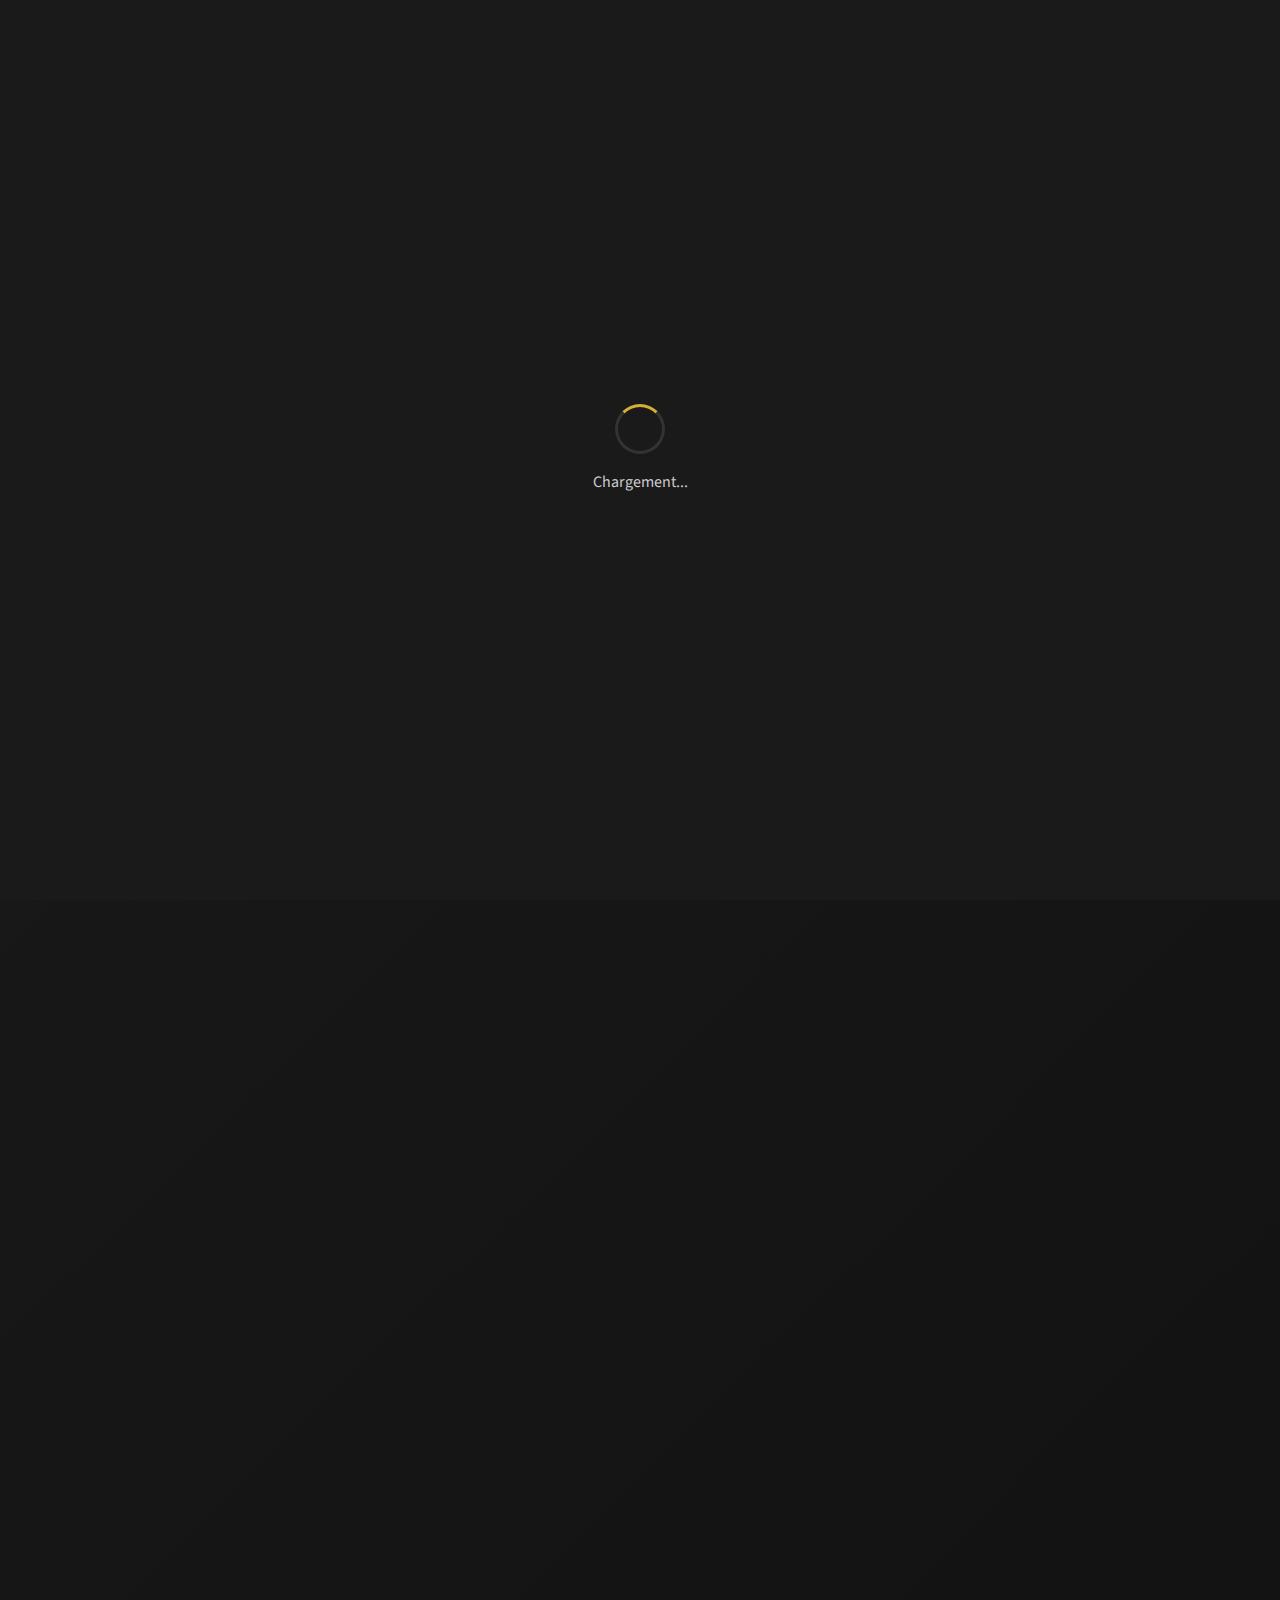
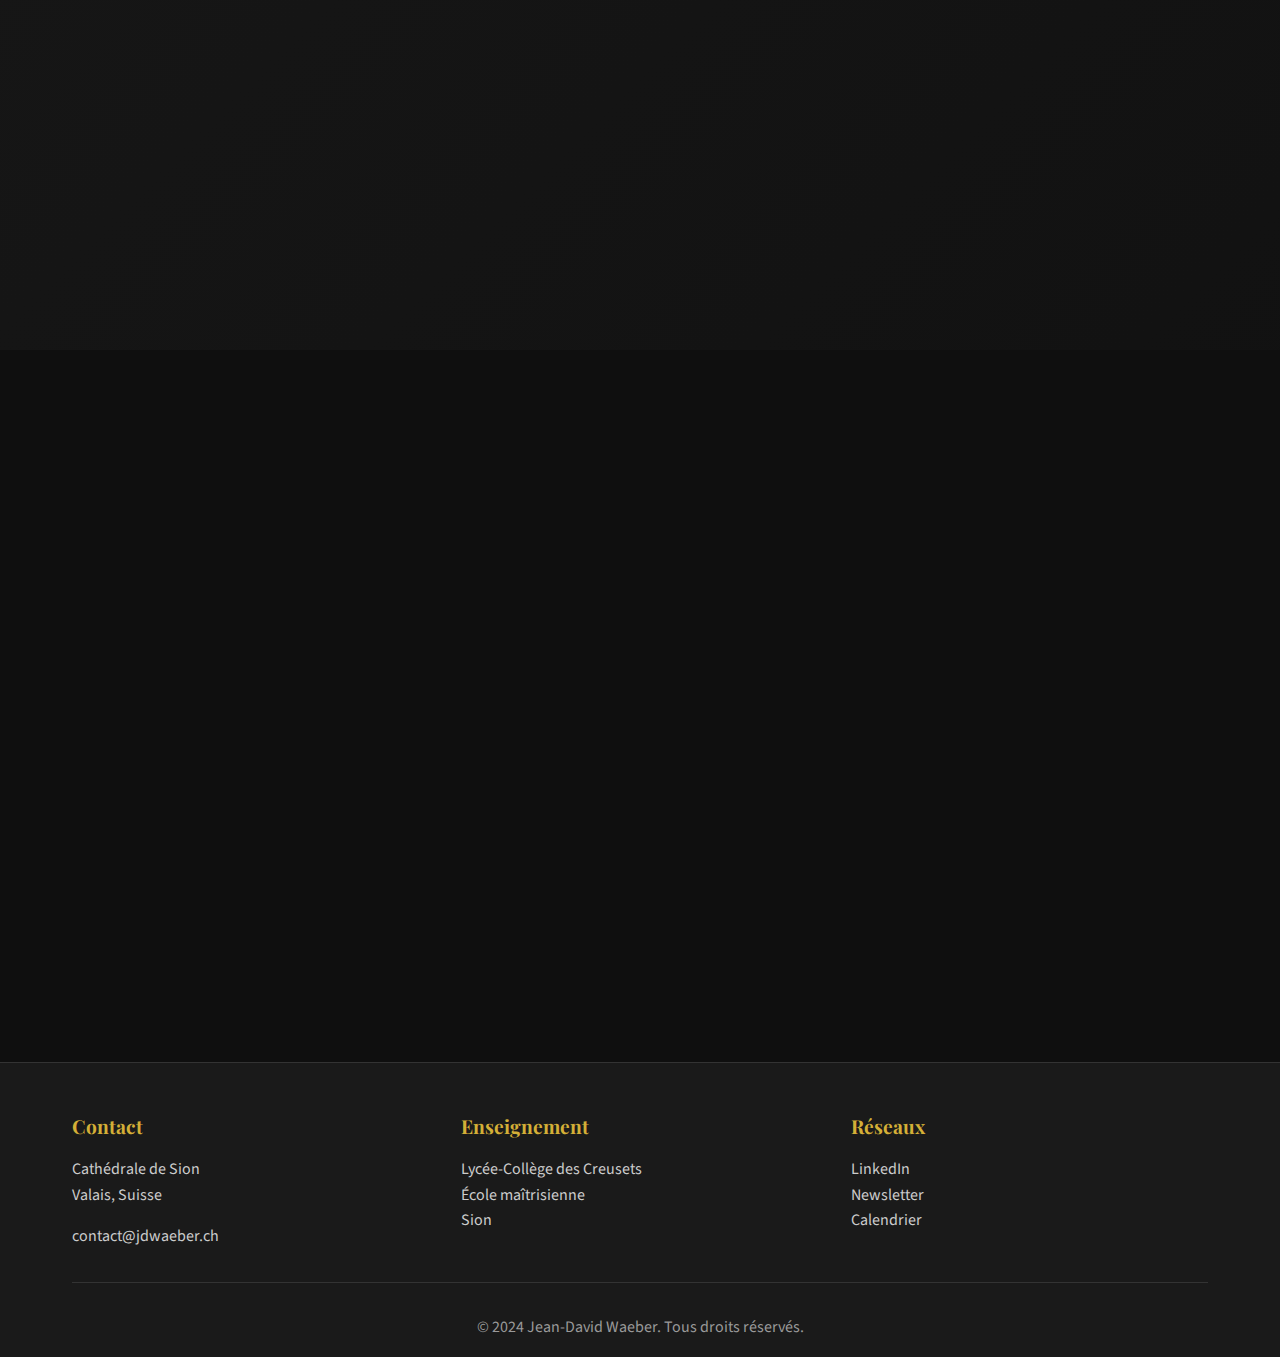
<file: jdwaeber_homepage.html>
<!DOCTYPE html>
<html lang="fr">
<head>
    <meta charset="UTF-8">
    <meta name="viewport" content="width=device-width, initial-scale=1.0">
    <title>Jean-David Waeber - Organiste & Chef de Chœur</title>
    <link href="https://fonts.googleapis.com/css2?family=Playfair+Display:wght@400;500;600;700&family=Source+Sans+Pro:wght@300;400;500;600&display=swap" rel="stylesheet">
    <link rel="stylesheet" href="https://cdnjs.cloudflare.com/ajax/libs/font-awesome/6.0.0/css/all.min.css">
    <style>
        :root {
            --primary-dark: #1a1a1a;
            --primary-light: #2c2c2c;
            --accent-gold: #d4af37;
            --accent-gold-light: #e6c757;
            --text-primary: #ffffff;
            --text-secondary: #cccccc;
            --text-muted: #999999;
            --bg-section: #0f0f0f;
            --border-subtle: #333333;
            
            --font-serif: 'Playfair Display', serif;
            --font-sans: 'Source Sans Pro', sans-serif;
            
            --shadow-soft: 0 8px 32px rgba(0, 0, 0, 0.3);
            --shadow-intense: 0 16px 64px rgba(0, 0, 0, 0.5);
            
            --transition-smooth: all 0.3s cubic-bezier(0.4, 0, 0.2, 1);
            --transition-bounce: all 0.5s cubic-bezier(0.68, -0.55, 0.265, 1.55);
        }

        * {
            margin: 0;
            padding: 0;
            box-sizing: border-box;
        }

        body {
            font-family: var(--font-sans);
            background: linear-gradient(135deg, var(--primary-dark) 0%, var(--bg-section) 100%);
            color: var(--text-primary);
            line-height: 1.6;
            overflow-x: hidden;
        }

        /* Navigation */
        .navbar {
            position: fixed;
            top: 0;
            width: 100%;
            background: rgba(26, 26, 26, 0.95);
            backdrop-filter: blur(20px);
            z-index: 1000;
            padding: 1rem 0;
            transition: var(--transition-smooth);
        }

        .navbar.scrolled {
            background: rgba(26, 26, 26, 0.98);
            box-shadow: var(--shadow-soft);
        }

        .nav-container {
            max-width: 1200px;
            margin: 0 auto;
            display: flex;
            justify-content: space-between;
            align-items: center;
            padding: 0 2rem;
        }

        .logo {
            font-family: var(--font-serif);
            font-size: 1.5rem;
            font-weight: 600;
            color: var(--accent-gold);
            text-decoration: none;
            transition: var(--transition-smooth);
        }

        .logo:hover {
            color: var(--accent-gold-light);
            transform: scale(1.05);
        }

        .nav-menu {
            display: flex;
            list-style: none;
            gap: 2rem;
        }

        .nav-menu a {
            color: var(--text-secondary);
            text-decoration: none;
            font-weight: 500;
            transition: var(--transition-smooth);
            position: relative;
            padding: 0.5rem 0;
        }

        .nav-menu a::after {
            content: '';
            position: absolute;
            bottom: 0;
            left: 0;
            width: 0;
            height: 2px;
            background: var(--accent-gold);
            transition: var(--transition-smooth);
        }

        .nav-menu a:hover {
            color: var(--text-primary);
        }

        .nav-menu a:hover::after {
            width: 100%;
        }

        /* Hero Section */
        .hero {
            height: 100vh;
            display: flex;
            align-items: center;
            justify-content: center;
            position: relative;
            overflow: hidden;
        }

        .hero::before {
            content: '';
            position: absolute;
            top: 0;
            left: 0;
            width: 100%;
            height: 100%;
            background: linear-gradient(135deg, rgba(26, 26, 26, 0.8) 0%, rgba(15, 15, 15, 0.9) 100%);
            z-index: 1;
        }

        .hero-bg {
            position: absolute;
            top: 0;
            left: 0;
            width: 100%;
            height: 100%;
            background: url('data:image/svg+xml,<svg xmlns="http://www.w3.org/2000/svg" viewBox="0 0 1200 800"><defs><linearGradient id="grad1" x1="0%" y1="0%" x2="100%" y2="100%"><stop offset="0%" style="stop-color:%23d4af37;stop-opacity:0.1"/><stop offset="100%" style="stop-color:%23d4af37;stop-opacity:0.02"/></linearGradient></defs><path d="M0,400 Q300,200 600,400 T1200,400 L1200,800 L0,800 Z" fill="url(%23grad1)"/></svg>') center/cover;
            animation: heroFloat 20s ease-in-out infinite;
        }

        @keyframes heroFloat {
            0%, 100% { transform: translateY(0px) scale(1); }
            50% { transform: translateY(-20px) scale(1.05); }
        }

        .hero-content {
            text-align: center;
            z-index: 2;
            position: relative;
            max-width: 800px;
            padding: 0 2rem;
        }

        .hero-subtitle {
            font-size: 1.2rem;
            color: var(--accent-gold);
            font-weight: 500;
            margin-bottom: 1rem;
            opacity: 0;
            animation: fadeInUp 1s ease-out 0.5s forwards;
        }

        .hero-title {
            font-family: var(--font-serif);
            font-size: 4rem;
            font-weight: 700;
            margin-bottom: 1.5rem;
            opacity: 0;
            animation: fadeInUp 1s ease-out 0.8s forwards;
            background: linear-gradient(135deg, var(--text-primary) 0%, var(--accent-gold-light) 100%);
            -webkit-background-clip: text;
            -webkit-text-fill-color: transparent;
            background-clip: text;
        }

        .hero-description {
            font-size: 1.3rem;
            color: var(--text-secondary);
            margin-bottom: 2rem;
            opacity: 0;
            animation: fadeInUp 1s ease-out 1.1s forwards;
            max-width: 600px;
            margin-left: auto;
            margin-right: auto;
        }

        .hero-quote {
            font-family: var(--font-serif);
            font-size: 1.1rem;
            font-style: italic;
            color: var(--accent-gold);
            margin-bottom: 3rem;
            opacity: 0;
            animation: fadeInUp 1s ease-out 1.4s forwards;
            position: relative;
            padding: 0 2rem;
        }

        .hero-quote::before,
        .hero-quote::after {
            content: '"';
            font-size: 2rem;
            color: var(--accent-gold);
            position: absolute;
            top: -0.5rem;
        }

        .hero-quote::before {
            left: 0;
        }

        .hero-quote::after {
            right: 0;
        }

        .cta-buttons {
            display: flex;
            gap: 1.5rem;
            justify-content: center;
            flex-wrap: wrap;
            opacity: 0;
            animation: fadeInUp 1s ease-out 1.7s forwards;
        }

        .btn {
            padding: 1rem 2rem;
            text-decoration: none;
            border-radius: 50px;
            font-weight: 600;
            transition: var(--transition-bounce);
            display: inline-flex;
            align-items: center;
            gap: 0.5rem;
            position: relative;
            overflow: hidden;
        }

        .btn-primary {
            background: linear-gradient(135deg, var(--accent-gold) 0%, var(--accent-gold-light) 100%);
            color: var(--primary-dark);
            box-shadow: var(--shadow-soft);
        }

        .btn-primary:hover {
            transform: translateY(-3px);
            box-shadow: var(--shadow-intense);
        }

        .btn-secondary {
            background: transparent;
            color: var(--text-primary);
            border: 2px solid var(--accent-gold);
        }

        .btn-secondary:hover {
            background: var(--accent-gold);
            color: var(--primary-dark);
            transform: translateY(-3px);
        }

        @keyframes fadeInUp {
            from {
                opacity: 0;
                transform: translateY(30px);
            }
            to {
                opacity: 1;
                transform: translateY(0);
            }
        }

        /* Sections */
        .section {
            padding: 6rem 0;
            position: relative;
        }

        .section-alt {
            background: var(--bg-section);
        }

        .container {
            max-width: 1200px;
            margin: 0 auto;
            padding: 0 2rem;
        }

        .section-header {
            text-align: center;
            margin-bottom: 4rem;
        }

        .section-title {
            font-family: var(--font-serif);
            font-size: 2.5rem;
            font-weight: 600;
            margin-bottom: 1rem;
            color: var(--accent-gold);
        }

        .section-subtitle {
            font-size: 1.1rem;
            color: var(--text-secondary);
            max-width: 600px;
            margin: 0 auto;
        }

        /* Activities Grid */
        .activities-grid {
            display: grid;
            grid-template-columns: repeat(auto-fit, minmax(280px, 1fr));
            gap: 2rem;
            margin-top: 3rem;
        }

        .activity-card {
            background: linear-gradient(135deg, var(--primary-light) 0%, var(--primary-dark) 100%);
            border-radius: 20px;
            padding: 2rem;
            text-align: center;
            transition: var(--transition-smooth);
            border: 1px solid var(--border-subtle);
            position: relative;
            overflow: hidden;
        }

        .activity-card::before {
            content: '';
            position: absolute;
            top: -50%;
            left: -50%;
            width: 200%;
            height: 200%;
            background: radial-gradient(circle, var(--accent-gold) 0%, transparent 70%);
            opacity: 0;
            transition: var(--transition-smooth);
            transform: scale(0);
        }

        .activity-card:hover::before {
            opacity: 0.05;
            transform: scale(1);
        }

        .activity-card:hover {
            transform: translateY(-10px);
            box-shadow: var(--shadow-intense);
            border-color: var(--accent-gold);
        }

        .activity-icon {
            font-size: 3rem;
            color: var(--accent-gold);
            margin-bottom: 1rem;
            transition: var(--transition-bounce);
        }

        .activity-card:hover .activity-icon {
            transform: scale(1.2) rotate(5deg);
        }

        .activity-title {
            font-family: var(--font-serif);
            font-size: 1.4rem;
            font-weight: 600;
            margin-bottom: 1rem;
            color: var(--text-primary);
        }

        .activity-description {
            color: var(--text-secondary);
            line-height: 1.6;
        }

        /* Events Preview */
        .events-preview {
            display: grid;
            grid-template-columns: repeat(auto-fit, minmax(350px, 1fr));
            gap: 2rem;
        }

        .event-card {
            background: var(--primary-light);
            border-radius: 15px;
            padding: 2rem;
            border-left: 4px solid var(--accent-gold);
            transition: var(--transition-smooth);
            position: relative;
        }

        .event-card:hover {
            transform: translateX(10px);
            box-shadow: var(--shadow-soft);
        }

        .event-date {
            font-size: 0.9rem;
            color: var(--accent-gold);
            font-weight: 600;
            margin-bottom: 0.5rem;
        }

        .event-title {
            font-family: var(--font-serif);
            font-size: 1.3rem;
            font-weight: 600;
            margin-bottom: 0.5rem;
            color: var(--text-primary);
        }

        .event-location {
            color: var(--text-secondary);
            font-size: 0.95rem;
            margin-bottom: 1rem;
        }

        .event-description {
            color: var(--text-muted);
            font-size: 0.9rem;
            line-height: 1.5;
        }

        /* Footer */
        .footer {
            background: var(--primary-dark);
            padding: 3rem 0 1rem;
            border-top: 1px solid var(--border-subtle);
        }

        .footer-content {
            display: grid;
            grid-template-columns: repeat(auto-fit, minmax(250px, 1fr));
            gap: 2rem;
            margin-bottom: 2rem;
        }

        .footer-section h4 {
            font-family: var(--font-serif);
            font-size: 1.2rem;
            color: var(--accent-gold);
            margin-bottom: 1rem;
        }

        .footer-section p,
        .footer-section a {
            color: var(--text-secondary);
            text-decoration: none;
            transition: var(--transition-smooth);
        }

        .footer-section a:hover {
            color: var(--accent-gold);
        }

        .footer-bottom {
            text-align: center;
            padding-top: 2rem;
            border-top: 1px solid var(--border-subtle);
            color: var(--text-muted);
        }

        /* Responsive */
        @media (max-width: 768px) {
            .nav-menu {
                display: none;
            }

            .hero-title {
                font-size: 2.5rem;
            }

            .hero-description {
                font-size: 1.1rem;
            }

            .cta-buttons {
                flex-direction: column;
                align-items: center;
            }

            .activities-grid {
                grid-template-columns: 1fr;
            }

            .events-preview {
                grid-template-columns: 1fr;
            }
        }

        /* Scroll animations */
        .fade-in {
            opacity: 0;
            transform: translateY(30px);
            transition: var(--transition-smooth);
        }

        .fade-in.visible {
            opacity: 1;
            transform: translateY(0);
        }

        /* Loading animation */
        .loading {
            position: fixed;
            top: 0;
            left: 0;
            width: 100%;
            height: 100%;
            background: var(--primary-dark);
            z-index: 10000;
            display: flex;
            align-items: center;
            justify-content: center;
            transition: opacity 0.5s ease-out;
        }

        .loading.hidden {
            opacity: 0;
            pointer-events: none;
        }

        .loading-content {
            text-align: center;
        }

        .loading-spinner {
            width: 50px;
            height: 50px;
            border: 3px solid var(--border-subtle);
            border-top: 3px solid var(--accent-gold);
            border-radius: 50%;
            animation: spin 1s linear infinite;
            margin: 0 auto 1rem;
        }

        @keyframes spin {
            0% { transform: rotate(0deg); }
            100% { transform: rotate(360deg); }
        }
    </style>
</head>
<body>
    <!-- Loading Screen -->
    <div class="loading" id="loading">
        <div class="loading-content">
            <div class="loading-spinner"></div>
            <p style="color: var(--text-secondary);">Chargement...</p>
        </div>
    </div>

    <!-- Navigation -->
    <nav class="navbar" id="navbar">
        <div class="nav-container">
            <a href="#" class="logo">Jean-David Waeber</a>
            <ul class="nav-menu">
                <li><a href="#accueil">Accueil</a></li>
                <li><a href="#biographie">Biographie</a></li>
                <li><a href="#repertoire">Répertoire</a></li>
                <li><a href="#agenda">Agenda</a></li>
                <li><a href="#galerie">Galerie</a></li>
                <li><a href="#media">Média</a></li>
                <li><a href="#contact">Contact</a></li>
            </ul>
        </div>
    </nav>

    <!-- Hero Section -->
    <section class="hero" id="accueil">
        <div class="hero-bg"></div>
        <div class="hero-content">
            <p class="hero-subtitle">Organiste & Chef de Chœur</p>
            <h1 class="hero-title">Jean-David Waeber</h1>
            <p class="hero-description">Maître de chapelle de la cathédrale de Sion, je dédie ma vie à la transmission du patrimoine musical sacré, du chant grégorien aux créations contemporaines.</p>
            <p class="hero-quote">La musique sacrée nous élève au-delà du quotidien et nous connecte à quelque chose de plus grand que nous.</p>
            <div class="cta-buttons">
                <a href="#agenda" class="btn btn-primary">
                    <i class="fas fa-calendar-alt"></i>
                    Prochains concerts
                </a>
                <a href="#contact" class="btn btn-secondary">
                    <i class="fas fa-envelope"></i>
                    Contact
                </a>
            </div>
        </div>
    </section>

    <!-- Activities Section -->
    <section class="section" id="activites">
        <div class="container">
            <div class="section-header fade-in">
                <h2 class="section-title">Mes activités</h2>
                <p class="section-subtitle">Direction, interprétation, composition et enseignement au service de la musique sacrée</p>
            </div>
            <div class="activities-grid">
                <div class="activity-card fade-in">
                    <div class="activity-icon">
                        <i class="fas fa-music"></i>
                    </div>
                    <h3 class="activity-title">Direction</h3>
                    <p class="activity-description">Direction du chœur Oracantat de Sion et des ensembles de la Maîtrise cathédrale. Spécialisation dans le répertoire sacré, du chant grégorien aux œuvres contemporaines.</p>
                </div>
                <div class="activity-card fade-in">
                    <div class="activity-icon">
                        <i class="fas fa-piano"></i>
                    </div>
                    <h3 class="activity-title">Interprétation</h3>
                    <p class="activity-description">Interprétation soliste et musique de chambre. Formation approfondie dans la tradition baroque et la pratique historiquement informée.</p>
                </div>
                <div class="activity-card fade-in">
                    <div class="activity-icon">
                        <i class="fas fa-feather-alt"></i>
                    </div>
                    <h3 class="activity-title">Composition</h3>
                    <p class="activity-description">Création d'œuvres originales pour orgue, chœur et formations de chambre, alliant respect de la tradition et sensibilité contemporaine.</p>
                </div>
                <div class="activity-card fade-in">
                    <div class="activity-icon">
                        <i class="fas fa-graduation-cap"></i>
                    </div>
                    <h3 class="activity-title">Enseignement</h3>
                    <p class="activity-description">Enseignement musical au Lycée-Collège des Creusets et direction de l'École maîtrisienne de la cathédrale de Sion.</p>
                </div>
            </div>
        </div>
    </section>

    <!-- Events Section -->
    <section class="section section-alt" id="agenda-preview">
        <div class="container">
            <div class="section-header fade-in">
                <h2 class="section-title">Prochains événements</h2>
                <p class="section-subtitle">Concerts, récitals et événements liturgiques à venir</p>
            </div>
            <div class="events-preview">
                <div class="event-card fade-in">
                    <div class="event-date">Dimanche 15 Décembre 2024 - 17h00</div>
                    <h3 class="event-title">Concert de Noël</h3>
                    <div class="event-location">Cathédrale de Sion</div>
                    <p class="event-description">Direction de la Maîtrise cathédrale dans un programme de Noël traditionnel et contemporain.</p>
                </div>
                <div class="event-card fade-in">
                    <div class="event-date">Vendredi 20 Décembre 2024 - 20h00</div>
                    <h3 class="event-title">Récital d'orgue</h3>
                    <div class="event-location">Église Saint-Théodule</div>
                    <p class="event-description">Œuvres de Bach, Buxtehude et compositions personnelles pour orgue.</p>
                </div>
                <div class="event-card fade-in">
                    <div class="event-date">Dimanche 5 Janvier 2025 - 19h30</div>
                    <h3 class="event-title">Cantate de Bach</h3>
                    <div class="event-location">Cathédrale de Sion</div>
                    <p class="event-description">Présentation mensuelle d'une cantate de J.S. Bach avec orchestre et solistes.</p>
                </div>
            </div>
            <div style="text-align: center; margin-top: 3rem;">
                <a href="#agenda" class="btn btn-primary fade-in">
                    <i class="fas fa-calendar-alt"></i>
                    Voir l'agenda complet
                </a>
            </div>
        </div>
    </section>

    <!-- Footer -->
    <footer class="footer">
        <div class="container">
            <div class="footer-content">
                <div class="footer-section">
                    <h4>Contact</h4>
                    <p>Cathédrale de Sion<br>
                    Valais, Suisse</p>
                    <p style="margin-top: 1rem;">
                        <a href="mailto:contact@jdwaeber.ch">contact@jdwaeber.ch</a>
                    </p>
                </div>
                <div class="footer-section">
                    <h4>Enseignement</h4>
                    <p>Lycée-Collège des Creusets<br>
                    École maîtrisienne<br>
                    Sion</p>
                </div>
                <div class="footer-section">
                    <h4>Réseaux</h4>
                    <p>
                        <a href="#">LinkedIn</a><br>
                        <a href="#">Newsletter</a><br>
                        <a href="#">Calendrier</a>
                    </p>
                </div>
            </div>
            <div class="footer-bottom">
                <p>&copy; 2024 Jean-David Waeber. Tous droits réservés.</p>
            </div>
        </div>
    </footer>

    <script>
        // Loading animation
        window.addEventListener('load', function() {
            setTimeout(() => {
                document.getElementById('loading').classList.add('hidden');
            }, 1500);
        });

        // Navbar scroll effect
        window.addEventListener('scroll', function() {
            const navbar = document.getElementById('navbar');
            if (window.scrollY > 50) {
                navbar.classList.add('scrolled');
            } else {
                navbar.classList.remove('scrolled');
            }
        });

        // Smooth scrolling for navigation links
        document.querySelectorAll('a[href^="#"]').forEach(anchor => {
            anchor.addEventListener('click', function (e) {
                e.preventDefault();
                const target = document.querySelector(this.getAttribute('href'));
                if (target) {
                    target.scrollIntoView({
                        behavior: 'smooth',
                        block: 'start'
                    });
                }
            });
        });

        // Intersection Observer for scroll animations
        const observerOptions = {
            threshold: 0.1,
            rootMargin: '0px 0px -50px 0px'
        };

        const observer = new IntersectionObserver((entries) => {
            entries.forEach(entry => {
                if (entry.isIntersecting) {
                    entry.target.classList.add('visible');
                }
            });
        }, observerOptions);

        // Observe all fade-in elements
        document.querySelectorAll('.fade-in').forEach(el => {
            observer.observe(el);
        });

        // Parallax effect for hero background
        window.addEventListener('scroll', function() {
            const scrolled = window.pageYOffset;
            const parallax = document.querySelector('.hero-bg');
            if (parallax) {
                parallax.style.transform = `translateY(${scrolled * 0.5}px)`;
            }
        });

        // Dynamic activity cards hover effect
        document.querySelectorAll('.activity-card').forEach(card => {
            card.addEventListener('mouseenter', function() {
                this.style.transform = 'translateY(-10px) scale(1.02)';
            });
            
            card.addEventListener('mouseleave', function() {
                this.style.transform = 'translateY(0) scale(1)';
            });
        });

        // Enhanced event card interactions
        document.querySelectorAll('.event-card').forEach(card => {
            card.addEventListener('click', function() {
                // Future: Open event details modal
                console.log('Event clicked:', this.querySelector('.event-title').textContent);
            });
        });
    </script>
</body>
</html>
</file>
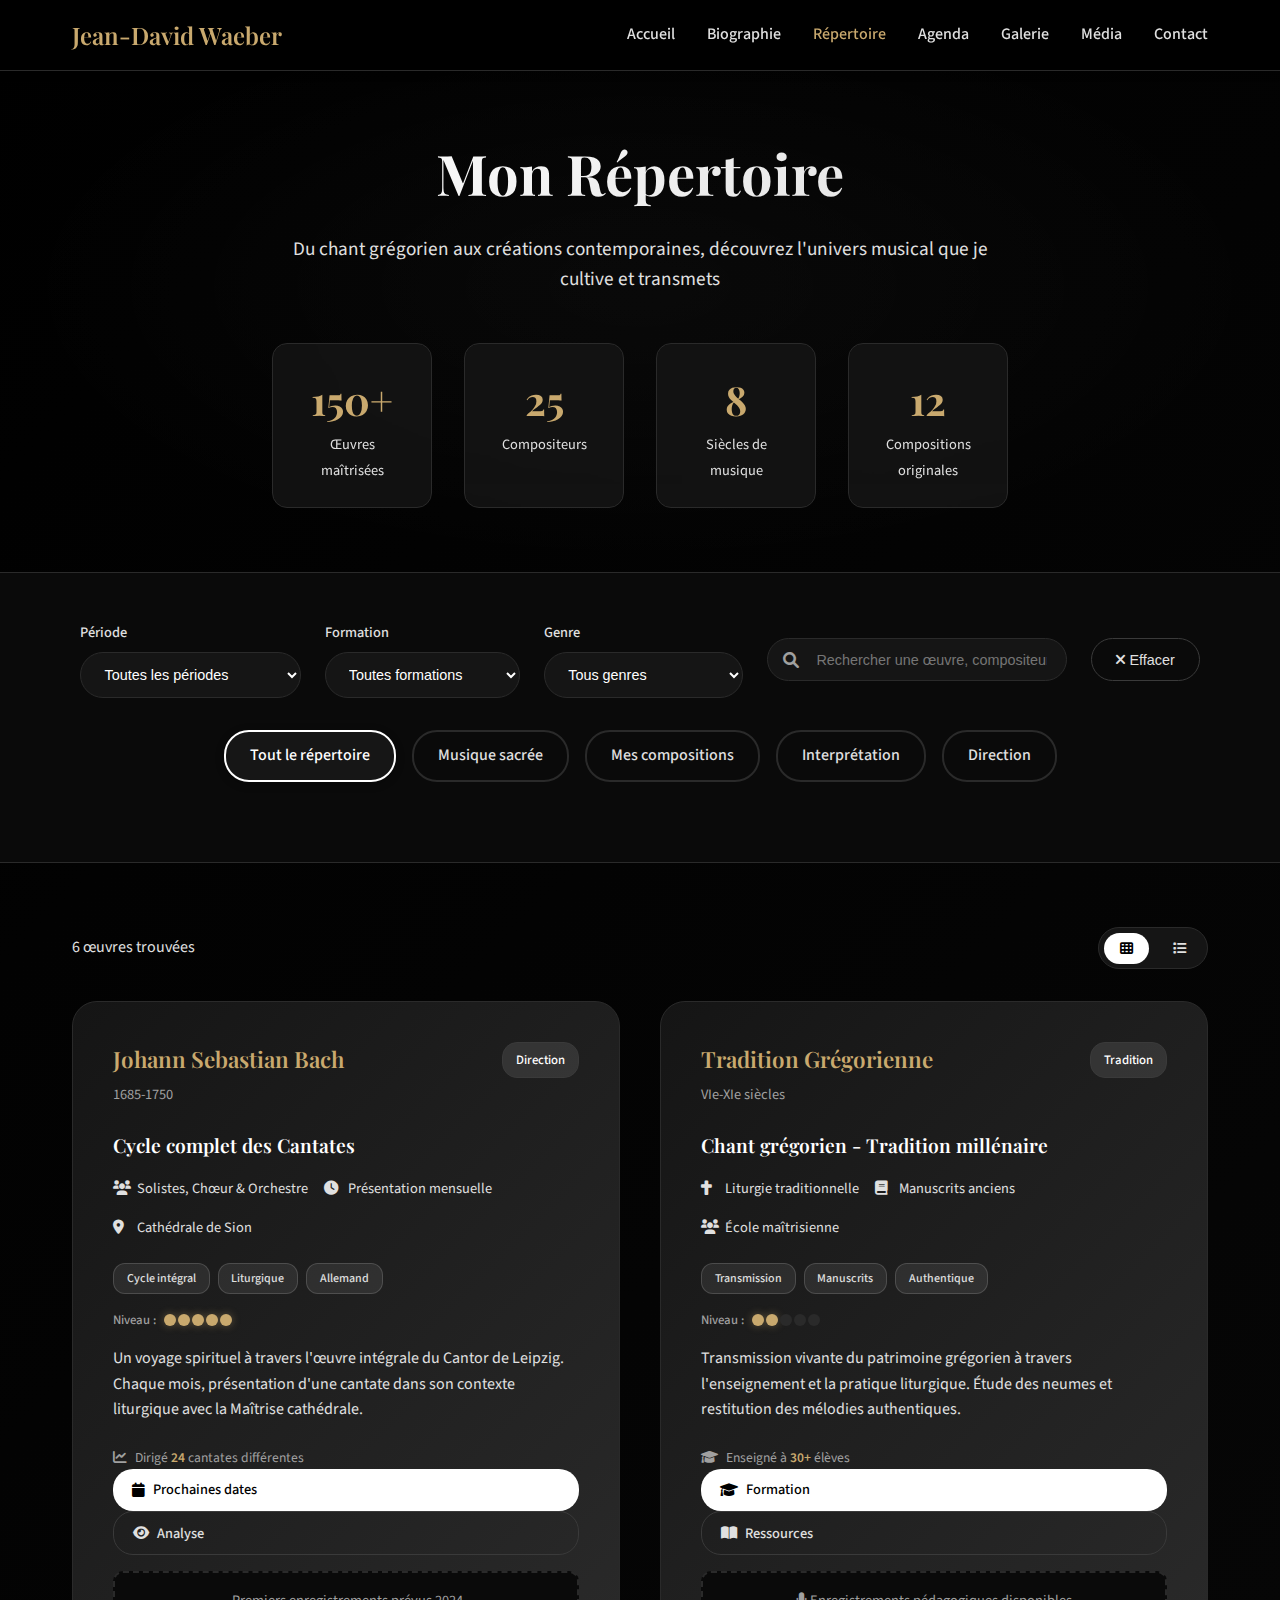
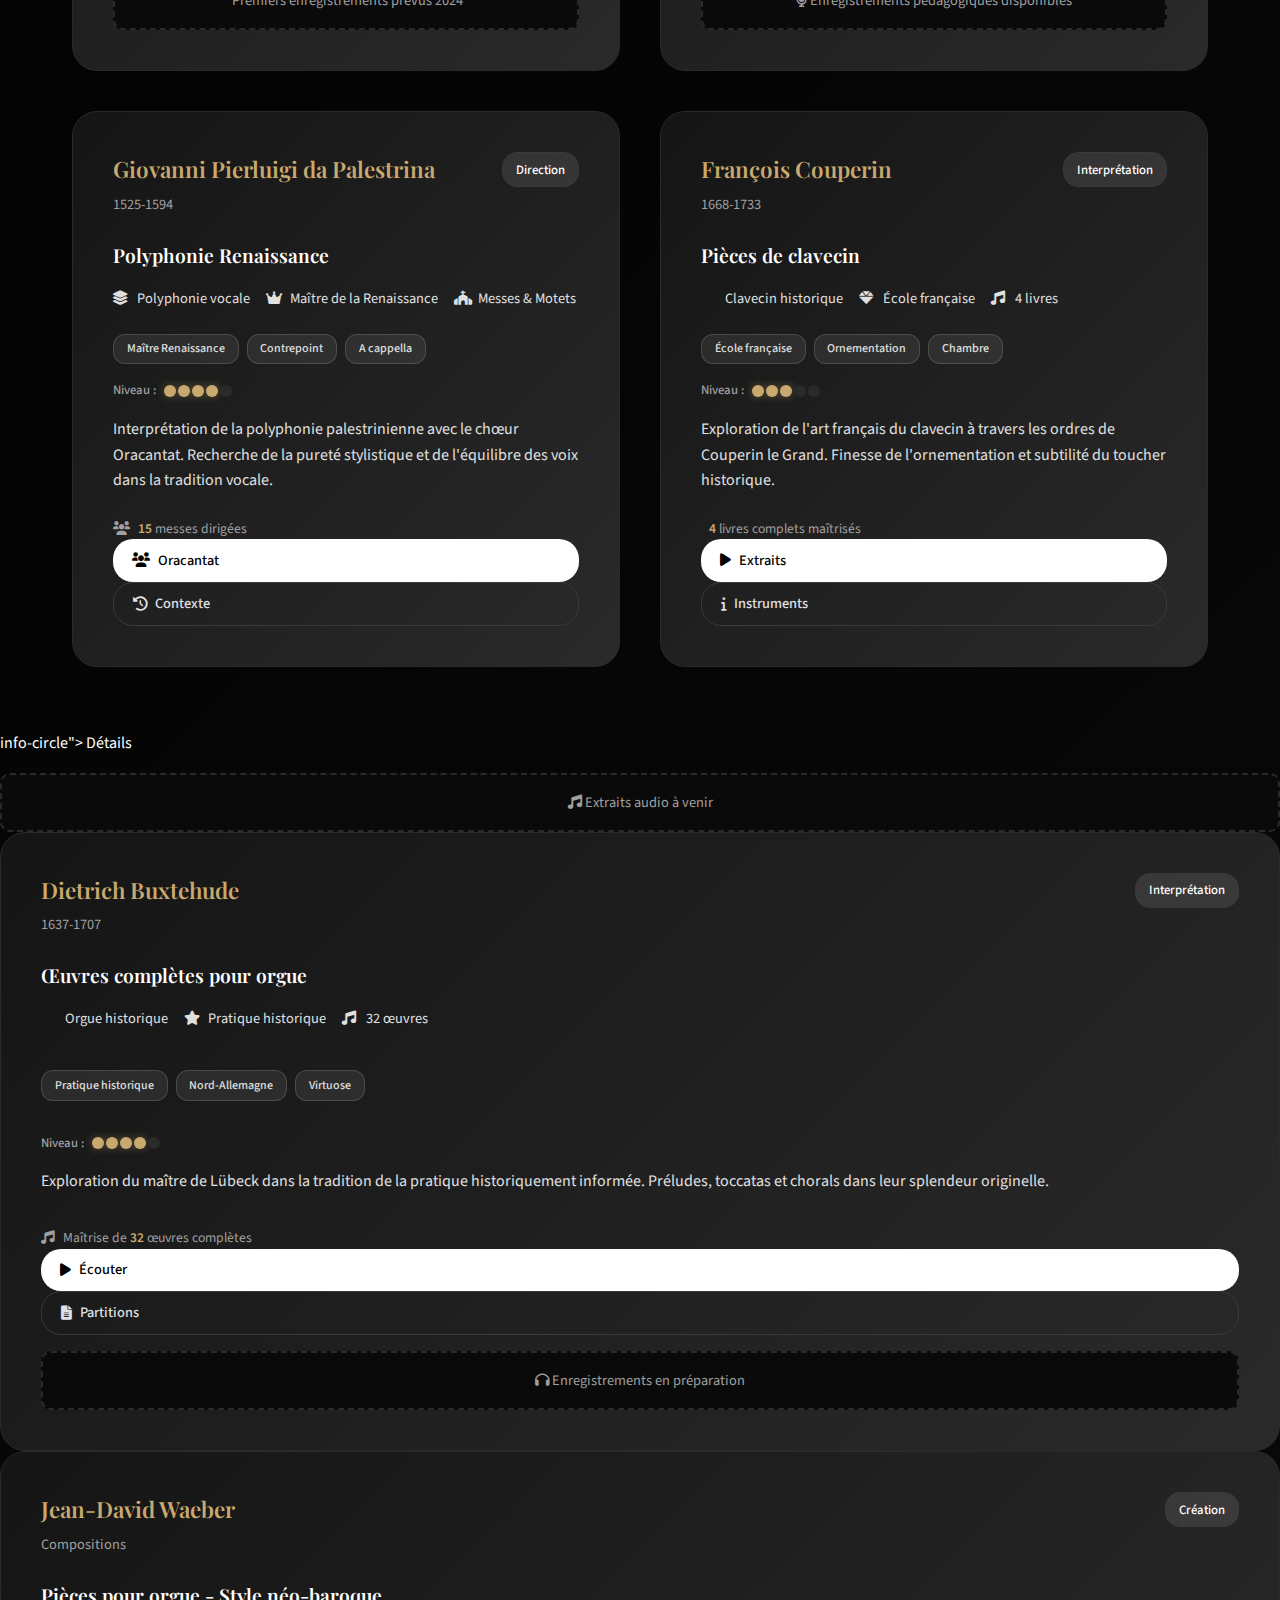
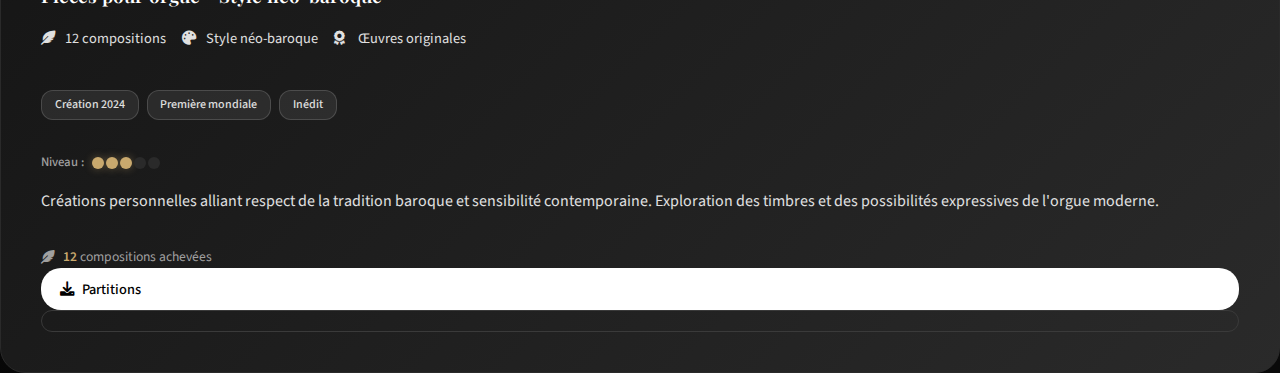
<file: jdwaeber_repertoire.html>
<!DOCTYPE html>
<html lang="fr">
<head>
    <meta charset="UTF-8">
    <meta name="viewport" content="width=device-width, initial-scale=1.0">
    <title>Répertoire - Jean-David Waeber</title>
    <link href="https://fonts.googleapis.com/css2?family=Playfair+Display:wght@400;500;600;700&family=Source+Sans+Pro:wght@300;400;500;600&display=swap" rel="stylesheet">
    <link rel="stylesheet" href="https://cdnjs.cloudflare.com/ajax/libs/font-awesome/6.0.0/css/all.min.css">
    <style>
        :root {
            --primary-dark: #000000;
            --primary-light: #1a1a1a;
            --secondary-light: #2a2a2a;
            --accent-primary: #333333;
            --accent-subtle: #4a4a4a;
            --accent-gold: #c9a96e;
            --accent-gold-light: #d4b676;
            --text-primary: #ffffff;
            --text-secondary: #e0e0e0;
            --text-muted: #a0a0a0;
            --text-subtle: #808080;
            --bg-section: #0a0a0a;
            --bg-card: #151515;
            --border-subtle: #2a2a2a;
            --border-light: #3a3a3a;
            --success-green: #4ade80;
            --info-blue: #60a5fa;
            
            --font-serif: 'Playfair Display', serif;
            --font-sans: 'Source Sans Pro', sans-serif;
            
            --shadow-soft: 0 8px 32px rgba(0, 0, 0, 0.6);
            --shadow-intense: 0 16px 64px rgba(0, 0, 0, 0.8);
            --shadow-card: 0 4px 20px rgba(0, 0, 0, 0.5);
            --shadow-subtle: 0 2px 8px rgba(0, 0, 0, 0.3);
            
            --transition-smooth: all 0.3s cubic-bezier(0.4, 0, 0.2, 1);
            --transition-bounce: all 0.5s cubic-bezier(0.68, -0.55, 0.265, 1.55);
        }

        * {
            margin: 0;
            padding: 0;
            box-sizing: border-box;
        }

        body {
            font-family: var(--font-sans);
            background: linear-gradient(135deg, var(--primary-dark) 0%, var(--bg-section) 100%);
            color: var(--text-primary);
            line-height: 1.6;
            overflow-x: hidden;
        }

        /* Navigation */
        .navbar {
            position: fixed;
            top: 0;
            width: 100%;
            background: rgba(0, 0, 0, 0.95);
            backdrop-filter: blur(20px);
            z-index: 1000;
            padding: 1rem 0;
            box-shadow: var(--shadow-subtle);
            border-bottom: 1px solid var(--border-subtle);
        }

        .nav-container {
            max-width: 1200px;
            margin: 0 auto;
            display: flex;
            justify-content: space-between;
            align-items: center;
            padding: 0 2rem;
        }

        .logo {
            font-family: var(--font-serif);
            font-size: 1.5rem;
            font-weight: 600;
            color: var(--accent-gold);
            text-decoration: none;
            transition: var(--transition-smooth);
        }

        .nav-menu {
            display: flex;
            list-style: none;
            gap: 2rem;
        }

        .nav-menu a {
            color: var(--text-secondary);
            text-decoration: none;
            font-weight: 500;
            transition: var(--transition-smooth);
            position: relative;
            padding: 0.5rem 0;
        }

        .nav-menu a.active,
        .nav-menu a:hover {
            color: var(--accent-gold);
        }

        /* Header Section */
        .header {
            padding: 8rem 0 4rem;
            text-align: center;
            position: relative;
            overflow: hidden;
        }

        .header::before {
            content: '';
            position: absolute;
            top: 0;
            left: 0;
            width: 100%;
            height: 100%;
            background: radial-gradient(ellipse at center, var(--text-primary) 0%, transparent 70%);
            opacity: 0.03;
            z-index: 1;
        }

        .header-content {
            position: relative;
            z-index: 2;
            max-width: 800px;
            margin: 0 auto;
            padding: 0 2rem;
        }

        .header-title {
            font-family: var(--font-serif);
            font-size: 3.5rem;
            font-weight: 700;
            margin-bottom: 1rem;
            background: linear-gradient(135deg, var(--text-primary) 0%, var(--text-secondary) 100%);
            -webkit-background-clip: text;
            -webkit-text-fill-color: transparent;
            background-clip: text;
        }

        .header-subtitle {
            font-size: 1.2rem;
            color: var(--text-secondary);
            margin-bottom: 2rem;
        }

        .stats-grid {
            display: grid;
            grid-template-columns: repeat(auto-fit, minmax(150px, 1fr));
            gap: 2rem;
            margin-top: 3rem;
        }

        .stat-item {
            text-align: center;
            padding: 1.5rem;
            background: rgba(21, 21, 21, 0.8);
            border-radius: 15px;
            backdrop-filter: blur(10px);
            border: 1px solid var(--border-subtle);
            transition: var(--transition-smooth);
        }

        .stat-item:hover {
            border-color: var(--border-light);
            transform: translateY(-2px);
            box-shadow: var(--shadow-subtle);
        }

        .stat-number {
            font-family: var(--font-serif);
            font-size: 2.5rem;
            font-weight: 700;
            color: var(--accent-gold);
            display: block;
        }

        .stat-label {
            color: var(--text-secondary);
            font-size: 0.9rem;
            margin-top: 0.5rem;
        }

        /* Filters Section */
        .filters-section {
            padding: 3rem 0;
            background: var(--bg-section);
            border-top: 1px solid var(--border-subtle);
            border-bottom: 1px solid var(--border-subtle);
        }

        .container {
            max-width: 1200px;
            margin: 0 auto;
            padding: 0 2rem;
        }

        .filters-container {
            display: flex;
            flex-wrap: wrap;
            gap: 1.5rem;
            align-items: center;
            justify-content: center;
        }

        .filter-group {
            display: flex;
            flex-direction: column;
            gap: 0.5rem;
        }

        .filter-label {
            font-size: 0.9rem;
            color: var(--text-secondary);
            font-weight: 500;
        }

        .filter-select,
        .search-input {
            padding: 0.8rem 1.2rem;
            background: var(--bg-card);
            border: 1px solid var(--border-subtle);
            border-radius: 25px;
            color: var(--text-primary);
            font-size: 0.9rem;
            transition: var(--transition-smooth);
            min-width: 150px;
        }

        .filter-select:focus,
        .search-input:focus {
            outline: none;
            border-color: var(--border-light);
            box-shadow: 0 0 0 3px rgba(255, 255, 255, 0.1);
            background: var(--secondary-light);
        }

        .search-group {
            position: relative;
        }

        .search-input {
            padding-left: 3rem;
            min-width: 300px;
        }

        .search-icon {
            position: absolute;
            left: 1rem;
            top: 50%;
            transform: translateY(-50%);
            color: var(--text-muted);
        }

        .clear-filters {
            padding: 0.8rem 1.5rem;
            background: transparent;
            border: 1px solid var(--border-light);
            border-radius: 25px;
            color: var(--text-secondary);
            cursor: pointer;
            transition: var(--transition-smooth);
            font-size: 0.9rem;
        }

        .clear-filters:hover {
            background: var(--text-primary);
            color: var(--primary-dark);
            border-color: var(--text-primary);
        }

        /* Category Pills */
        .category-pills {
            display: flex;
            gap: 1rem;
            justify-content: center;
            flex-wrap: wrap;
            margin: 2rem 0;
        }

        .category-pill {
            padding: 0.7rem 1.5rem;
            background: transparent;
            border: 2px solid var(--border-subtle);
            border-radius: 25px;
            color: var(--text-secondary);
            cursor: pointer;
            transition: var(--transition-smooth);
            font-weight: 500;
            text-decoration: none;
        }

        .category-pill.active,
        .category-pill:hover {
            border-color: var(--text-primary);
            color: var(--text-primary);
            background: rgba(255, 255, 255, 0.05);
            box-shadow: var(--shadow-subtle);
        }

        /* Main Content */
        .main-content {
            padding: 4rem 0;
        }

        .results-header {
            display: flex;
            justify-content: space-between;
            align-items: center;
            margin-bottom: 2rem;
            flex-wrap: wrap;
            gap: 1rem;
        }

        .results-count {
            color: var(--text-secondary);
        }

        .view-toggle {
            display: flex;
            gap: 0.5rem;
            background: var(--bg-card);
            border-radius: 25px;
            padding: 0.3rem;
            border: 1px solid var(--border-subtle);
        }

        .view-btn {
            padding: 0.5rem 1rem;
            background: transparent;
            border: none;
            color: var(--text-secondary);
            cursor: pointer;
            border-radius: 20px;
            transition: var(--transition-smooth);
        }

        .view-btn.active {
            background: var(--text-primary);
            color: var(--primary-dark);
        }

        /* Repertoire Grid */
        .repertoire-grid {
            display: grid;
            grid-template-columns: repeat(auto-fill, minmax(380px, 1fr));
            gap: 2.5rem;
            margin-top: 2rem;
        }

        .repertoire-card {
            background: linear-gradient(135deg, var(--bg-card) 0%, var(--secondary-light) 100%);
            border-radius: 25px;
            padding: 2.5rem;
            border: 1px solid var(--border-subtle);
            transition: var(--transition-smooth);
            position: relative;
            overflow: hidden;
            cursor: pointer;
            min-height: 420px;
            display: flex;
            flex-direction: column;
        }

        .repertoire-card::before {
            content: '';
            position: absolute;
            top: -2px;
            left: -2px;
            right: -2px;
            bottom: -2px;
            background: linear-gradient(135deg, var(--text-primary), var(--text-secondary));
            border-radius: 25px;
            opacity: 0;
            transition: var(--transition-smooth);
            z-index: -1;
        }

        .repertoire-card:hover::before {
            opacity: 0.5;
        }

        .repertoire-card:hover {
            transform: translateY(-8px);
            box-shadow: var(--shadow-intense);
            border-color: var(--border-light);
        }

        .card-header {
            display: flex;
            justify-content: space-between;
            align-items: flex-start;
            margin-bottom: 1.5rem;
        }

        .composer-info {
            flex: 1;
        }

        .composer-name {
            font-family: var(--font-serif);
            font-size: 1.4rem;
            font-weight: 600;
            color: var(--accent-gold);
            margin-bottom: 0.3rem;
        }

        .composer-period {
            color: var(--text-muted);
            font-size: 0.9rem;
        }

        .category-badge {
            padding: 0.4rem 0.8rem;
            background: rgba(255, 255, 255, 0.1);
            color: var(--text-primary);
            border-radius: 15px;
            font-size: 0.8rem;
            font-weight: 500;
            border: 1px solid var(--border-light);
        }

        .work-title {
            font-family: var(--font-serif);
            font-size: 1.2rem;
            font-weight: 600;
            color: var(--text-primary);
            margin-bottom: 1rem;
        }

        .work-details {
            display: flex;
            flex-wrap: wrap;
            gap: 1rem;
            margin-bottom: 1.5rem;
        }

        .detail-item {
            display: flex;
            align-items: center;
            gap: 0.5rem;
            color: var(--text-secondary);
            font-size: 0.9rem;
        }

        .detail-icon {
            color: var(--text-secondary);
            width: 16px;
        }

        .work-description {
            color: var(--text-secondary);
            line-height: 1.6;
            margin-bottom: 1.5rem;
            flex: 1;
        }

        .difficulty-indicator {
            display: flex;
            align-items: center;
            gap: 0.5rem;
            margin: 1rem 0;
        }

        .difficulty-label {
            font-size: 0.8rem;
            color: var(--text-muted);
            font-weight: 500;
        }

        .difficulty-stars {
            display: flex;
            gap: 2px;
        }

        .difficulty-star {
            width: 12px;
            height: 12px;
            background: var(--border-subtle);
            border-radius: 50%;
            transition: var(--transition-smooth);
        }

        .difficulty-star.filled {
            background: var(--accent-gold);
            box-shadow: 0 0 8px rgba(201, 169, 110, 0.4);
        }

        .repertoire-tags {
            display: flex;
            flex-wrap: wrap;
            gap: 0.5rem;
            margin: 1rem 0;
        }

        .repertoire-tag {
            padding: 0.3rem 0.8rem;
            background: rgba(255, 255, 255, 0.08);
            color: var(--text-secondary);
            border-radius: 12px;
            font-size: 0.75rem;
            font-weight: 500;
            border: 1px solid rgba(255, 255, 255, 0.15);
        }

        .performance-count {
            display: flex;
            align-items: center;
            gap: 0.5rem;
            color: var(--text-muted);
            font-size: 0.85rem;
            margin-top: 0.5rem;
        }

        .performance-count .count-number {
            color: var(--accent-gold);
            font-weight: 600;
        }

        /* Smart Recommendations */
        .recommendations-section {
            background: var(--bg-section);
            border-radius: 20px;
            padding: 2rem;
            margin-bottom: 3rem;
            border: 1px solid var(--border-subtle);
            position: relative;
            overflow: hidden;
        }

        .recommendations-section::before {
            content: '';
            position: absolute;
            top: 0;
            left: 0;
            width: 100%;
            height: 100%;
            background: radial-gradient(circle at top right, var(--text-primary) 0%, transparent 50%);
            opacity: 0.03;
            z-index: 1;
        }

        .recommendations-grid {
            position: relative;
            z-index: 2;
        }

        .recommendation-card {
            background: rgba(21, 21, 21, 0.8);
            border-radius: 15px;
            padding: 1.5rem;
            border-left: 4px solid var(--text-primary);
            backdrop-filter: blur(10px);
            border: 1px solid var(--border-subtle);
        }

        .rec-header {
            display: flex;
            align-items: center;
            gap: 0.8rem;
            margin-bottom: 1rem;
        }

        .rec-title {
            font-weight: 600;
            color: var(--text-primary);
            font-size: 1.1rem;
        }

        .rec-content {
            color: var(--text-secondary);
            line-height: 1.6;
        }

        .rec-highlight {
            color: var(--accent-gold);
            font-weight: 500;
        }: 500;
        }

        .card-actions {
            display: flex;
            gap: 1rem;
            align-items: center;
        }

        .action-btn {
            padding: 0.6rem 1.2rem;
            border-radius: 20px;
            text-decoration: none;
            font-size: 0.9rem;
            font-weight: 500;
            transition: var(--transition-smooth);
            display: flex;
            align-items: center;
            gap: 0.5rem;
        }

        .btn-primary {
            background: var(--text-primary);
            color: var(--primary-dark);
        }

        .btn-secondary {
            background: transparent;
            color: var(--text-secondary);
            border: 1px solid var(--border-light);
        }

        .btn-primary:hover {
            background: var(--text-secondary);
            transform: scale(1.05);
        }

        .btn-secondary:hover {
            border-color: var(--text-primary);
            color: var(--text-primary);
            background: rgba(255, 255, 255, 0.05);
        }

        .media-placeholder {
            background: var(--bg-section);
            border: 2px dashed var(--border-subtle);
            border-radius: 10px;
            padding: 1rem;
            text-align: center;
            color: var(--text-muted);
            font-size: 0.9rem;
            margin-top: 1rem;
        }

        /* List View */
        .repertoire-list {
            display: none;
        }

        .repertoire-list.active {
            display: block;
        }

        .list-item {
            display: flex;
            align-items: center;
            padding: 1.5rem;
            background: var(--bg-card);
            border-radius: 15px;
            margin-bottom: 1rem;
            border: 1px solid var(--border-subtle);
            transition: var(--transition-smooth);
        }

        .list-item:hover {
            border-color: var(--border-light);
            transform: translateX(10px);
            box-shadow: var(--shadow-subtle);
        }

        .list-content {
            flex: 1;
            display: grid;
            grid-template-columns: 2fr 1fr 1fr 1fr auto;
            gap: 2rem;
            align-items: center;
        }

        .list-title {
            font-family: var(--font-serif);
            font-size: 1.1rem;
            font-weight: 600;
            color: var(--text-primary);
        }

        .list-subtitle {
            color: var(--text-secondary);
            font-size: 0.9rem;
        }

        /* No Results */
        .no-results {
            text-align: center;
            padding: 4rem 2rem;
            color: var(--text-muted);
        }

        .no-results-icon {
            font-size: 4rem;
            margin-bottom: 1rem;
            color: var(--border-subtle);
        }

        /* Responsive */
        @media (max-width: 768px) {
            .header-title {
                font-size: 2.5rem;
            }

            .filters-container {
                flex-direction: column;
                align-items: stretch;
            }

            .search-input {
                min-width: 100%;
            }

            .category-pills {
                overflow-x: auto;
                justify-content: flex-start;
                padding-bottom: 1rem;
            }

            .repertoire-grid {
                grid-template-columns: 1fr;
            }

            .results-header {
                flex-direction: column;
                align-items: stretch;
            }

            .list-content {
                grid-template-columns: 1fr;
                gap: 0.5rem;
            }

            .nav-menu {
                display: none;
            }
        }

        /* Loading States */
        .loading-skeleton {
            background: linear-gradient(90deg, var(--border-subtle) 25%, rgba(255,255,255,0.1) 50%, var(--border-subtle) 75%);
            background-size: 200% 100%;
            animation: loading 1.5s infinite;
        }

        @keyframes loading {
            0% { background-position: 200% 0; }
            100% { background-position: -200% 0; }
        }

        .fade-in {
            animation: fadeIn 0.5s ease-out;
        }

        @keyframes fadeIn {
            from { opacity: 0; transform: translateY(20px); }
            to { opacity: 1; transform: translateY(0); }
        }
    </style>
</head>
<body>
    <!-- Navigation -->
    <nav class="navbar">
        <div class="nav-container">
            <a href="#" class="logo">Jean-David Waeber</a>
            <ul class="nav-menu">
                <li><a href="#accueil">Accueil</a></li>
                <li><a href="#biographie">Biographie</a></li>
                <li><a href="#repertoire" class="active">Répertoire</a></li>
                <li><a href="#agenda">Agenda</a></li>
                <li><a href="#galerie">Galerie</a></li>
                <li><a href="#media">Média</a></li>
                <li><a href="#contact">Contact</a></li>
            </ul>
        </div>
    </nav>

    <!-- Header -->
    <section class="header">
        <div class="header-content">
            <h1 class="header-title">Mon Répertoire</h1>
            <p class="header-subtitle">Du chant grégorien aux créations contemporaines, découvrez l'univers musical que je cultive et transmets</p>
            
            <div class="stats-grid">
                <div class="stat-item">
                    <span class="stat-number">150+</span>
                    <span class="stat-label">Œuvres maîtrisées</span>
                </div>
                <div class="stat-item">
                    <span class="stat-number">25</span>
                    <span class="stat-label">Compositeurs</span>
                </div>
                <div class="stat-item">
                    <span class="stat-number">8</span>
                    <span class="stat-label">Siècles de musique</span>
                </div>
                <div class="stat-item">
                    <span class="stat-number">12</span>
                    <span class="stat-label">Compositions originales</span>
                </div>
            </div>
        </div>
    </section>

    <!-- Filters -->
    <section class="filters-section">
        <div class="container">
            <div class="filters-container">
                <div class="filter-group">
                    <label class="filter-label">Période</label>
                    <select class="filter-select" id="periodFilter">
                        <option value="">Toutes les périodes</option>
                        <option value="medieval">Médiéval (XIe-XIVe)</option>
                        <option value="renaissance">Renaissance (XVe-XVIe)</option>
                        <option value="baroque">Baroque (XVIIe-XVIIIe)</option>
                        <option value="classique">Classique (XVIIIe-XIXe)</option>
                        <option value="romantique">Romantique (XIXe)</option>
                        <option value="moderne">Moderne (XXe)</option>
                        <option value="contemporain">Contemporain (XXIe)</option>
                    </select>
                </div>

                <div class="filter-group">
                    <label class="filter-label">Formation</label>
                    <select class="filter-select" id="formationFilter">
                        <option value="">Toutes formations</option>
                        <option value="orgue">Orgue solo</option>
                        <option value="clavecin">Clavecin</option>
                        <option value="choeur">Chœur</option>
                        <option value="soliste-choeur">Soliste & Chœur</option>
                        <option value="orchestre">Orchestre</option>
                        <option value="chambre">Musique de chambre</option>
                    </select>
                </div>

                <div class="filter-group">
                    <label class="filter-label">Genre</label>
                    <select class="filter-select" id="genreFilter">
                        <option value="">Tous genres</option>
                        <option value="gregorien">Chant grégorien</option>
                        <option value="polyphonie">Polyphonie</option>
                        <option value="cantate">Cantate</option>
                        <option value="motet">Motet</option>
                        <option value="messe">Messe</option>
                        <option value="toccata">Toccata</option>
                        <option value="fugue">Fugue</option>
                        <option value="prelude">Prélude</option>
                        <option value="composition">Composition originale</option>
                    </select>
                </div>

                <div class="search-group">
                    <i class="fas fa-search search-icon"></i>
                    <input type="text" class="search-input" id="searchInput" placeholder="Rechercher une œuvre, compositeur...">
                </div>

                <button class="clear-filters" id="clearFilters">
                    <i class="fas fa-times"></i> Effacer
                </button>
            </div>

            <div class="category-pills">
                <a href="#" class="category-pill active" data-category="all">Tout le répertoire</a>
                <a href="#" class="category-pill" data-category="sacred">Musique sacrée</a>
                <a href="#" class="category-pill" data-category="compositions">Mes compositions</a>
                <a href="#" class="category-pill" data-category="interpretation">Interprétation</a>
                <a href="#" class="category-pill" data-category="direction">Direction</a>
            </div>
        </div>
    </section>

    <!-- Main Content -->
    <section class="main-content">
        <div class="container">
            <!-- Smart Recommendations -->
            <div class="recommendations-section" id="recommendationsSection" style="display: none;">
                <div class="section-header">
                    <h3 style="color: var(--accent-gold); font-family: var(--font-serif); font-size: 1.8rem; margin-bottom: 1rem;">
                        <i class="fas fa-lightbulb"></i> Recommandations pour vous
                    </h3>
                    <p style="color: var(--text-secondary); margin-bottom: 2rem;">
                        Basé sur votre recherche, voici des œuvres qui pourraient vous intéresser
                    </p>
                </div>
                <div class="recommendations-grid">
                    <div class="recommendation-card">
                        <div class="rec-header">
                            <i class="fas fa-star" style="color: var(--accent-gold);"></i>
                            <span class="rec-title">Suggestion intelligente</span>
                        </div>
                        <div class="rec-content" id="smartRecommendation">
                            <!-- Dynamic content -->
                        </div>
                    </div>
                </div>
            </div>

            <div class="results-header">
                <div class="results-count" id="resultsCount">
                    42 œuvres trouvées
                </div>
                <div class="view-toggle">
                    <button class="view-btn active" data-view="grid">
                        <i class="fas fa-th"></i>
                    </button>
                    <button class="view-btn" data-view="list">
                        <i class="fas fa-list"></i>
                    </button>
                </div>
            </div>

            <!-- Grid View -->
            <div class="repertoire-grid" id="gridView">
                <!-- Bach Cantates -->
                <div class="repertoire-card fade-in" data-category="sacred direction" data-period="baroque" data-formation="soliste-choeur" data-genre="cantate">
                    <div class="card-header">
                        <div class="composer-info">
                            <div class="composer-name">Johann Sebastian Bach</div>
                            <div class="composer-period">1685-1750</div>
                        </div>
                        <div class="category-badge">Direction</div>
                    </div>
                    <h3 class="work-title">Cycle complet des Cantates</h3>
                    <div class="work-details">
                        <div class="detail-item">
                            <i class="fas fa-users detail-icon"></i>
                            <span>Solistes, Chœur & Orchestre</span>
                        </div>
                        <div class="detail-item">
                            <i class="fas fa-clock detail-icon"></i>
                            <span>Présentation mensuelle</span>
                        </div>
                        <div class="detail-item">
                            <i class="fas fa-map-marker-alt detail-icon"></i>
                            <span>Cathédrale de Sion</span>
                        </div>
                    </div>
                    <div class="repertoire-tags">
                        <span class="repertoire-tag">Cycle intégral</span>
                        <span class="repertoire-tag">Liturgique</span>
                        <span class="repertoire-tag">Allemand</span>
                    </div>
                    <div class="difficulty-indicator">
                        <span class="difficulty-label">Niveau :</span>
                        <div class="difficulty-stars">
                            <div class="difficulty-star filled"></div>
                            <div class="difficulty-star filled"></div>
                            <div class="difficulty-star filled"></div>
                            <div class="difficulty-star filled"></div>
                            <div class="difficulty-star filled"></div>
                        </div>
                    </div>
                    <p class="work-description">
                        Un voyage spirituel à travers l'œuvre intégrale du Cantor de Leipzig. Chaque mois, présentation d'une cantate dans son contexte liturgique avec la Maîtrise cathédrale.
                    </p>
                    <div class="performance-count">
                        <i class="fas fa-chart-line"></i>
                        <span>Dirigé <span class="count-number">24</span> cantates différentes</span>
                    </div>
                    <div class="card-actions">
                        <a href="#" class="action-btn btn-primary">
                            <i class="fas fa-calendar"></i>
                            Prochaines dates
                        </a>
                        <a href="#" class="action-btn btn-secondary">
                            <i class="fas fa-eye"></i>
                            Analyse
                        </a>
                    </div>
                    <div class="media-placeholder">
                        <i class="fas fa-waveform-lines"></i> Premiers enregistrements prévus 2024
                    </div>
                </div>

                <!-- Chant Grégorien -->
                <div class="repertoire-card fade-in" data-category="sacred direction" data-period="medieval" data-formation="choeur" data-genre="gregorien">
                    <div class="card-header">
                        <div class="composer-info">
                            <div class="composer-name">Tradition Grégorienne</div>
                            <div class="composer-period">VIe-XIe siècles</div>
                        </div>
                        <div class="category-badge">Tradition</div>
                    </div>
                    <h3 class="work-title">Chant grégorien - Tradition millénaire</h3>
                    <div class="work-details">
                        <div class="detail-item">
                            <i class="fas fa-cross detail-icon"></i>
                            <span>Liturgie traditionnelle</span>
                        </div>
                        <div class="detail-item">
                            <i class="fas fa-book detail-icon"></i>
                            <span>Manuscrits anciens</span>
                        </div>
                        <div class="detail-item">
                            <i class="fas fa-users detail-icon"></i>
                            <span>École maîtrisienne</span>
                        </div>
                    </div>
                    <div class="repertoire-tags">
                        <span class="repertoire-tag">Transmission</span>
                        <span class="repertoire-tag">Manuscrits</span>
                        <span class="repertoire-tag">Authentique</span>
                    </div>
                    <div class="difficulty-indicator">
                        <span class="difficulty-label">Niveau :</span>
                        <div class="difficulty-stars">
                            <div class="difficulty-star filled"></div>
                            <div class="difficulty-star filled"></div>
                            <div class="difficulty-star"></div>
                            <div class="difficulty-star"></div>
                            <div class="difficulty-star"></div>
                        </div>
                    </div>
                    <p class="work-description">
                        Transmission vivante du patrimoine grégorien à travers l'enseignement et la pratique liturgique. Étude des neumes et restitution des mélodies authentiques.
                    </p>
                    <div class="performance-count">
                        <i class="fas fa-graduation-cap"></i>
                        <span>Enseigné à <span class="count-number">30+</span> élèves</span>
                    </div>
                    <div class="card-actions">
                        <a href="#" class="action-btn btn-primary">
                            <i class="fas fa-graduation-cap"></i>
                            Formation
                        </a>
                        <a href="#" class="action-btn btn-secondary">
                            <i class="fas fa-book-open"></i>
                            Ressources
                        </a>
                    </div>
                    <div class="media-placeholder">
                        <i class="fas fa-microphone"></i> Enregistrements pédagogiques disponibles
                    </div>
                </div>

                <!-- Palestrina -->
                <div class="repertoire-card fade-in" data-category="sacred direction" data-period="renaissance" data-formation="choeur" data-genre="polyphonie">
                    <div class="card-header">
                        <div class="composer-info">
                            <div class="composer-name">Giovanni Pierluigi da Palestrina</div>
                            <div class="composer-period">1525-1594</div>
                        </div>
                        <div class="category-badge">Direction</div>
                    </div>
                    <h3 class="work-title">Polyphonie Renaissance</h3>
                    <div class="work-details">
                        <div class="detail-item">
                            <i class="fas fa-layer-group detail-icon"></i>
                            <span>Polyphonie vocale</span>
                        </div>
                        <div class="detail-item">
                            <i class="fas fa-crown detail-icon"></i>
                            <span>Maître de la Renaissance</span>
                        </div>
                        <div class="detail-item">
                            <i class="fas fa-church detail-icon"></i>
                            <span>Messes & Motets</span>
                        </div>
                    </div>
                    <div class="repertoire-tags">
                        <span class="repertoire-tag">Maître Renaissance</span>
                        <span class="repertoire-tag">Contrepoint</span>
                        <span class="repertoire-tag">A cappella</span>
                    </div>
                    <div class="difficulty-indicator">
                        <span class="difficulty-label">Niveau :</span>
                        <div class="difficulty-stars">
                            <div class="difficulty-star filled"></div>
                            <div class="difficulty-star filled"></div>
                            <div class="difficulty-star filled"></div>
                            <div class="difficulty-star filled"></div>
                            <div class="difficulty-star"></div>
                        </div>
                    </div>
                    <p class="work-description">
                        Interprétation de la polyphonie palestrinienne avec le chœur Oracantat. Recherche de la pureté stylistique et de l'équilibre des voix dans la tradition vocale.
                    </p>
                    <div class="performance-count">
                        <i class="fas fa-users"></i>
                        <span><span class="count-number">15</span> messes dirigées</span>
                    </div>
                    <div class="card-actions">
                        <a href="#" class="action-btn btn-primary">
                            <i class="fas fa-users"></i>
                            Oracantat
                        </a>
                        <a href="#" class="action-btn btn-secondary">
                            <i class="fas fa-history"></i>
                            Contexte
                        </a>
                    </div>
                </div>

                <!-- Couperin Clavecin -->
                <div class="repertoire-card fade-in" data-category="interpretation" data-period="baroque" data-formation="clavecin" data-genre="prelude">
                    <div class="card-header">
                        <div class="composer-info">
                            <div class="composer-name">François Couperin</div>
                            <div class="composer-period">1668-1733</div>
                        </div>
                        <div class="category-badge">Interprétation</div>
                    </div>
                    <h3 class="work-title">Pièces de clavecin</h3>
                    <div class="work-details">
                        <div class="detail-item">
                            <i class="fas fa-piano detail-icon"></i>
                            <span>Clavecin historique</span>
                        </div>
                        <div class="detail-item">
                            <i class="fas fa-gem detail-icon"></i>
                            <span>École française</span>
                        </div>
                        <div class="detail-item">
                            <i class="fas fa-music detail-icon"></i>
                            <span>4 livres</span>
                        </div>
                    </div>
                    <div class="repertoire-tags">
                        <span class="repertoire-tag">École française</span>
                        <span class="repertoire-tag">Ornementation</span>
                        <span class="repertoire-tag">Chambre</span>
                    </div>
                    <div class="difficulty-indicator">
                        <span class="difficulty-label">Niveau :</span>
                        <div class="difficulty-stars">
                            <div class="difficulty-star filled"></div>
                            <div class="difficulty-star filled"></div>
                            <div class="difficulty-star filled"></div>
                            <div class="difficulty-star"></div>
                            <div class="difficulty-star"></div>
                        </div>
                    </div>
                    <p class="work-description">
                        Exploration de l'art français du clavecin à travers les ordres de Couperin le Grand. Finesse de l'ornementation et subtilité du toucher historique.
                    </p>
                    <div class="performance-count">
                        <i class="fas fa-piano"></i>
                        <span><span class="count-number">4</span> livres complets maîtrisés</span>
                    </div>
                    <div class="card-actions">
                        <a href="#" class="action-btn btn-primary">
                            <i class="fas fa-play"></i>
                            Extraits
                        </a>
                        <a href="#" class="action-btn btn-secondary">
                            <i class="fas fa-info"></i>
                            Instruments
                        </a>
                    </div>
                </div>
            </div>

            <!-- List View -->
            <div class="repertoire-list" id="listView">
                <div class="list-item">
                    <div class="list-content">
                        <div>
                            <div class="list-title">Cantates de Bach - Cycle intégral</div>
                            <div class="list-subtitle">Johann Sebastian Bach (1685-1750)</div>
                        </div>
                        <div class="list-subtitle">Direction</div>
                        <div class="list-subtitle">Baroque</div>
                        <div class="list-subtitle">Solistes & Chœur</div>
                        <div class="card-actions">
                            <a href="#" class="action-btn btn-primary">Détails</a>
                        </div>
                    </div>
                </div>
                
                <div class="list-item">
                    <div class="list-content">
                        <div>
                            <div class="list-title">Œuvres pour orgue de Buxtehude</div>
                            <div class="list-subtitle">Dietrich Buxtehude (1637-1707)</div>
                        </div>
                        <div class="list-subtitle">Interprétation</div>
                        <div class="list-subtitle">Baroque</div>
                        <div class="list-subtitle">Orgue solo</div>
                        <div class="card-actions">
                            <a href="#" class="action-btn btn-primary">Détails</a>
                        </div>
                    </div>
                </div>
            </div>

            <!-- No Results -->
            <div class="no-results" id="noResults" style="display: none;">
                <div class="no-results-icon">
                    <i class="fas fa-search"></i>
                </div>
                <h3>Aucun résultat trouvé</h3>
                <p>Essayez de modifier vos critères de recherche ou explorez d'autres catégories.</p>
            </div>
        </div>
    </section>

    <script>
        // Repertoire data structure
        const repertoireData = [
            {
                id: 1,
                composer: "Johann Sebastian Bach",
                period: "1685-1750",
                title: "Cycle complet des Cantates",
                category: ["sacred", "direction"],
                periodTag: "baroque",
                formation: "soliste-choeur",
                genre: "cantate",
                description: "Un voyage spirituel à travers l'œuvre intégrale du Cantor de Leipzig.",
                keywords: ["bach", "cantate", "leipzig", "spiritual", "maîtrise"]
            },
            {
                id: 2,
                composer: "Dietrich Buxtehude",
                period: "1637-1707",
                title: "Œuvres complètes pour orgue",
                category: ["interpretation"],
                periodTag: "baroque",
                formation: "orgue",
                genre: "prelude",
                description: "Exploration du maître de Lübeck dans la tradition historique.",
                keywords: ["buxtehude", "orgue", "lübeck", "toccata", "prelude"]
            },
            {
                id: 3,
                composer: "Jean-David Waeber",
                period: "Compositions",
                title: "Pièces pour orgue - Style néo-baroque",
                category: ["compositions"],
                periodTag: "contemporain",
                formation: "orgue",
                genre: "composition",
                description: "Créations personnelles alliant tradition et modernité.",
                keywords: ["waeber", "composition", "néo-baroque", "création", "moderne"]
            },
            {
                id: 4,
                composer: "Tradition Grégorienne",
                period: "VIe-XIe siècles",
                title: "Chant grégorien - Tradition millénaire",
                category: ["sacred", "direction"],
                periodTag: "medieval",
                formation: "choeur",
                genre: "gregorien",
                description: "Transmission vivante du patrimoine grégorien.",
                keywords: ["grégorien", "tradition", "neumes", "liturgie", "manuscrit"]
            },
            {
                id: 5,
                composer: "Giovanni Pierluigi da Palestrina",
                period: "1525-1594",
                title: "Polyphonie Renaissance",
                category: ["sacred", "direction"],
                periodTag: "renaissance",
                formation: "choeur",
                genre: "polyphonie",
                description: "Polyphonie palestrinienne avec le chœur Oracantat.",
                keywords: ["palestrina", "polyphonie", "renaissance", "motet", "messe"]
            },
            {
                id: 6,
                composer: "François Couperin",
                period: "1668-1733",
                title: "Pièces de clavecin",
                category: ["interpretation"],
                periodTag: "baroque",
                formation: "clavecin",
                genre: "prelude",
                description: "Art français du clavecin à travers les ordres de Couperin.",
                keywords: ["couperin", "clavecin", "français", "ordres", "ornementation"]
            }
        ];

        let currentData = [...repertoireData];
        let currentView = 'grid';

        // DOM Elements
        const periodFilter = document.getElementById('periodFilter');
        const formationFilter = document.getElementById('formationFilter');
        const genreFilter = document.getElementById('genreFilter');
        const searchInput = document.getElementById('searchInput');
        const clearFilters = document.getElementById('clearFilters');
        const categoryPills = document.querySelectorAll('.category-pill');
        const resultsCount = document.getElementById('resultsCount');
        const gridView = document.getElementById('gridView');
        const listView = document.getElementById('listView');
        const noResults = document.getElementById('noResults');
        const viewButtons = document.querySelectorAll('.view-btn');

        // Initialize
        document.addEventListener('DOMContentLoaded', function() {
            updateDisplay();
            attachEventListeners();
        });

        // Event Listeners
        function attachEventListeners() {
            // Filters
            periodFilter.addEventListener('change', applyFilters);
            formationFilter.addEventListener('change', applyFilters);
            genreFilter.addEventListener('change', applyFilters);
            searchInput.addEventListener('input', debounce(applyFilters, 300));
            clearFilters.addEventListener('click', clearAllFilters);

            // Category pills
            categoryPills.forEach(pill => {
                pill.addEventListener('click', function(e) {
                    e.preventDefault();
                    const category = this.dataset.category;
                    
                    // Update active state
                    categoryPills.forEach(p => p.classList.remove('active'));
                    this.classList.add('active');
                    
                    // Filter by category
                    filterByCategory(category);
                });
            });

            // View toggle
            viewButtons.forEach(btn => {
                btn.addEventListener('click', function() {
                    const view = this.dataset.view;
                    switchView(view);
                });
            });
        }

        // Filtering functions
        function applyFilters() {
            const period = periodFilter.value;
            const formation = formationFilter.value;
            const genre = genreFilter.value;
            const search = searchInput.value.toLowerCase().trim();

            currentData = repertoireData.filter(item => {
                const matchesPeriod = !period || item.periodTag === period;
                const matchesFormation = !formation || item.formation === formation;
                const matchesGenre = !genre || item.genre === genre;
                const matchesSearch = !search || 
                    item.title.toLowerCase().includes(search) ||
                    item.composer.toLowerCase().includes(search) ||
                    item.description.toLowerCase().includes(search) ||
                    item.keywords.some(keyword => keyword.toLowerCase().includes(search));

                return matchesPeriod && matchesFormation && matchesGenre && matchesSearch;
            });

            // Show smart recommendations if filters are applied
            showSmartRecommendations(period, formation, genre, search);
            
            updateDisplay();
        }

        function filterByCategory(category) {
            if (category === 'all') {
                currentData = [...repertoireData];
            } else {
                currentData = repertoireData.filter(item => 
                    item.category.includes(category)
                );
            }
            updateDisplay();
        }

        function clearAllFilters() {
            periodFilter.value = '';
            formationFilter.value = '';
            genreFilter.value = '';
            searchInput.value = '';
            
            // Reset category pills
            categoryPills.forEach(p => p.classList.remove('active'));
            document.querySelector('[data-category="all"]').classList.add('active');
            
            currentData = [...repertoireData];
            updateDisplay();
        }

        // Display functions
        function updateDisplay() {
            updateResultsCount();
            
            if (currentData.length === 0) {
                showNoResults();
            } else {
                hideNoResults();
                if (currentView === 'grid') {
                    updateGridView();
                } else {
                    updateListView();
                }
            }
        }

        function updateResultsCount() {
            const count = currentData.length;
            const text = count === 1 ? 'œuvre trouvée' : 'œuvres trouvées';
            resultsCount.textContent = `${count} ${text}`;
        }

        function showNoResults() {
            gridView.style.display = 'none';
            listView.style.display = 'none';
            noResults.style.display = 'block';
        }

        function hideNoResults() {
            noResults.style.display = 'none';
            if (currentView === 'grid') {
                gridView.style.display = 'grid';
                listView.style.display = 'none';
            } else {
                gridView.style.display = 'none';
                listView.style.display = 'block';
            }
        }

        function updateGridView() {
            // Grid is already populated with static content
            // In a real implementation, this would dynamically generate cards
            const cards = gridView.querySelectorAll('.repertoire-card');
            cards.forEach((card, index) => {
                if (index < currentData.length) {
                    card.style.display = 'block';
                    card.classList.add('fade-in');
                } else {
                    card.style.display = 'none';
                }
            });
        }

        function updateListView() {
            // Populate list view with current data
            listView.innerHTML = currentData.map(item => `
                <div class="list-item fade-in">
                    <div class="list-content">
                        <div>
                            <div class="list-title">${item.title}</div>
                            <div class="list-subtitle">${item.composer} (${item.period})</div>
                        </div>
                        <div class="list-subtitle">${getCategoryLabel(item.category[0])}</div>
                        <div class="list-subtitle">${getPeriodLabel(item.periodTag)}</div>
                        <div class="list-subtitle">${getFormationLabel(item.formation)}</div>
                        <div class="card-actions">
                            <a href="#" class="action-btn btn-primary">Détails</a>
                        </div>
                    </div>
                </div>
            `).join('');
        }

        function switchView(view) {
            currentView = view;
            
            // Update button states
            viewButtons.forEach(btn => {
                btn.classList.toggle('active', btn.dataset.view === view);
            });
            
            updateDisplay();
        }

        // Helper functions
        function getCategoryLabel(category) {
            const labels = {
                sacred: 'Musique sacrée',
                compositions: 'Compositions',
                interpretation: 'Interprétation',
                direction: 'Direction'
            };
            return labels[category] || category;
        }

        function getPeriodLabel(period) {
            const labels = {
                medieval: 'Médiéval',
                renaissance: 'Renaissance',
                baroque: 'Baroque',
                classique: 'Classique',
                romantique: 'Romantique',
                moderne: 'Moderne',
                contemporain: 'Contemporain'
            };
            return labels[period] || period;
        }

        function getFormationLabel(formation) {
            const labels = {
                'orgue': 'Orgue solo',
                'clavecin': 'Clavecin',
                'choeur': 'Chœur',
                'soliste-choeur': 'Solistes & Chœur',
                'orchestre': 'Orchestre',
                'chambre': 'Musique de chambre'
            };
            return labels[formation] || formation;
        }

        function debounce(func, wait) {
            let timeout;
            return function executedFunction(...args) {
                const later = () => {
                    clearTimeout(timeout);
                    func(...args);
                };
                clearTimeout(timeout);
                timeout = setTimeout(later, wait);
            };
        }

        // Smooth animations
        function observeCards() {
            const cards = document.querySelectorAll('.repertoire-card, .list-item');
            const observer = new IntersectionObserver((entries) => {
                entries.forEach(entry => {
                    if (entry.isIntersecting) {
                        entry.target.style.animationDelay = Math.random() * 0.3 + 's';
                        entry.target.classList.add('fade-in');
                    }
                });
            }, { threshold: 0.1 });

            cards.forEach(card => observer.observe(card));
        }

        // Initialize card observations
        setTimeout(observeCards, 100);
    </script>
</body>
</html>info-circle"></i>
                            Détails
                        </a>
                    </div>
                    <div class="media-placeholder">
                        <i class="fas fa-music"></i> Extraits audio à venir
                    </div>
                </div>

                <!-- Buxtehude Orgue -->
                <div class="repertoire-card fade-in" data-category="interpretation" data-period="baroque" data-formation="orgue" data-genre="prelude">
                    <div class="card-header">
                        <div class="composer-info">
                            <div class="composer-name">Dietrich Buxtehude</div>
                            <div class="composer-period">1637-1707</div>
                        </div>
                        <div class="category-badge">Interprétation</div>
                    </div>
                    <h3 class="work-title">Œuvres complètes pour orgue</h3>
                    <div class="work-details">
                        <div class="detail-item">
                            <i class="fas fa-piano detail-icon"></i>
                            <span>Orgue historique</span>
                        </div>
                        <div class="detail-item">
                            <i class="fas fa-star detail-icon"></i>
                            <span>Pratique historique</span>
                        </div>
                        <div class="detail-item">
                            <i class="fas fa-music detail-icon"></i>
                            <span>32 œuvres</span>
                        </div>
                    </div>
                    <div class="repertoire-tags">
                        <span class="repertoire-tag">Pratique historique</span>
                        <span class="repertoire-tag">Nord-Allemagne</span>
                        <span class="repertoire-tag">Virtuose</span>
                    </div>
                    <div class="difficulty-indicator">
                        <span class="difficulty-label">Niveau :</span>
                        <div class="difficulty-stars">
                            <div class="difficulty-star filled"></div>
                            <div class="difficulty-star filled"></div>
                            <div class="difficulty-star filled"></div>
                            <div class="difficulty-star filled"></div>
                            <div class="difficulty-star"></div>
                        </div>
                    </div>
                    <p class="work-description">
                        Exploration du maître de Lübeck dans la tradition de la pratique historiquement informée. Préludes, toccatas et chorals dans leur splendeur originelle.
                    </p>
                    <div class="performance-count">
                        <i class="fas fa-music"></i>
                        <span>Maîtrise de <span class="count-number">32</span> œuvres complètes</span>
                    </div>
                    <div class="card-actions">
                        <a href="#" class="action-btn btn-primary">
                            <i class="fas fa-play"></i>
                            Écouter
                        </a>
                        <a href="#" class="action-btn btn-secondary">
                            <i class="fas fa-file-alt"></i>
                            Partitions
                        </a>
                    </div>
                    <div class="media-placeholder">
                        <i class="fas fa-headphones"></i> Enregistrements en préparation
                    </div>
                </div>

                <!-- Compositions originales -->
                <div class="repertoire-card fade-in" data-category="compositions" data-period="contemporain" data-formation="orgue" data-genre="composition">
                    <div class="card-header">
                        <div class="composer-info">
                            <div class="composer-name">Jean-David Waeber</div>
                            <div class="composer-period">Compositions</div>
                        </div>
                        <div class="category-badge">Création</div>
                    </div>
                    <h3 class="work-title">Pièces pour orgue - Style néo-baroque</h3>
                    <div class="work-details">
                        <div class="detail-item">
                            <i class="fas fa-feather-alt detail-icon"></i>
                            <span>12 compositions</span>
                        </div>
                        <div class="detail-item">
                            <i class="fas fa-palette detail-icon"></i>
                            <span>Style néo-baroque</span>
                        </div>
                        <div class="detail-item">
                            <i class="fas fa-award detail-icon"></i>
                            <span>Œuvres originales</span>
                        </div>
                    </div>
                    <div class="repertoire-tags">
                        <span class="repertoire-tag">Création 2024</span>
                        <span class="repertoire-tag">Première mondiale</span>
                        <span class="repertoire-tag">Inédit</span>
                    </div>
                    <div class="difficulty-indicator">
                        <span class="difficulty-label">Niveau :</span>
                        <div class="difficulty-stars">
                            <div class="difficulty-star filled"></div>
                            <div class="difficulty-star filled"></div>
                            <div class="difficulty-star filled"></div>
                            <div class="difficulty-star"></div>
                            <div class="difficulty-star"></div>
                        </div>
                    </div>
                    <p class="work-description">
                        Créations personnelles alliant respect de la tradition baroque et sensibilité contemporaine. Exploration des timbres et des possibilités expressives de l'orgue moderne.
                    </p>
                    <div class="performance-count">
                        <i class="fas fa-feather-alt"></i>
                        <span><span class="count-number">12</span> compositions achevées</span>
                    </div>
                    <div class="card-actions">
                        <a href="#" class="action-btn btn-primary">
                            <i class="fas fa-download"></i>
                            Partitions
                        </a>
                        <a href="#" class="action-btn btn-secondary">
                            <i class="fas fa-
</file>
